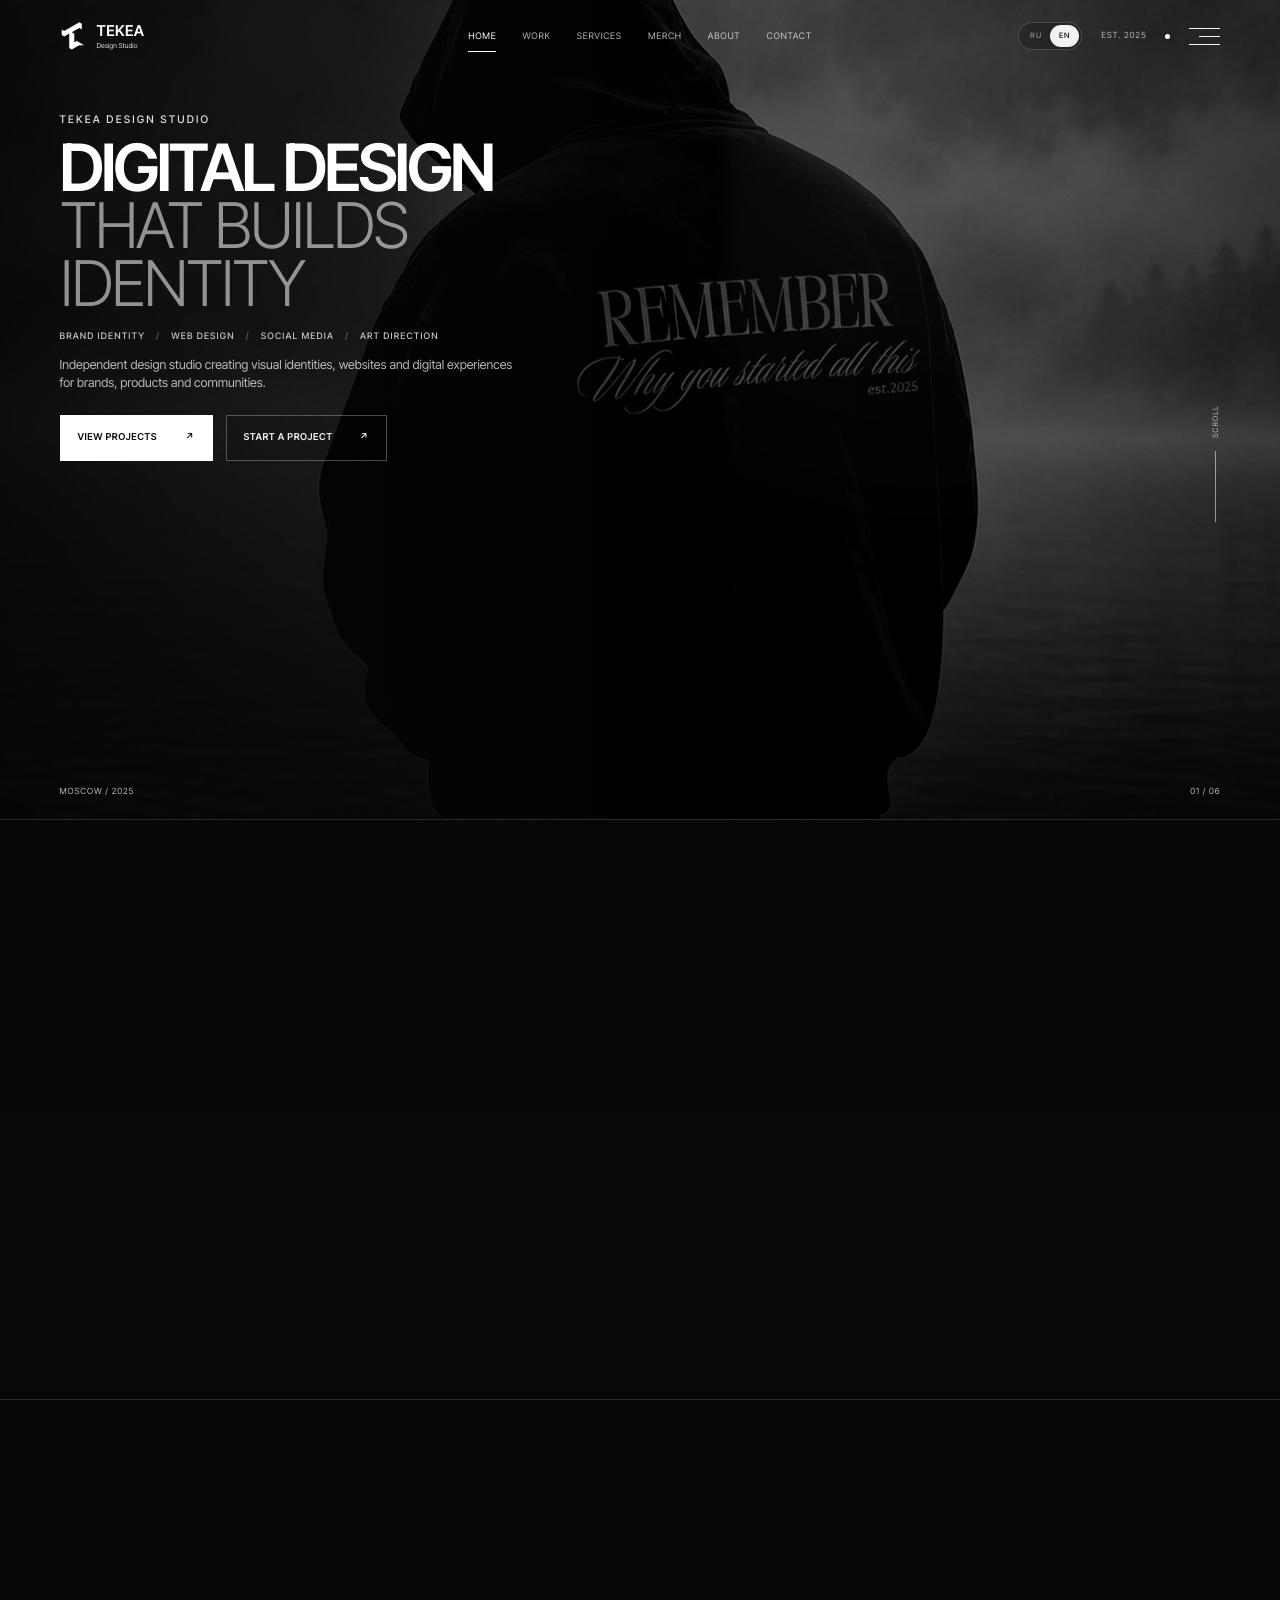
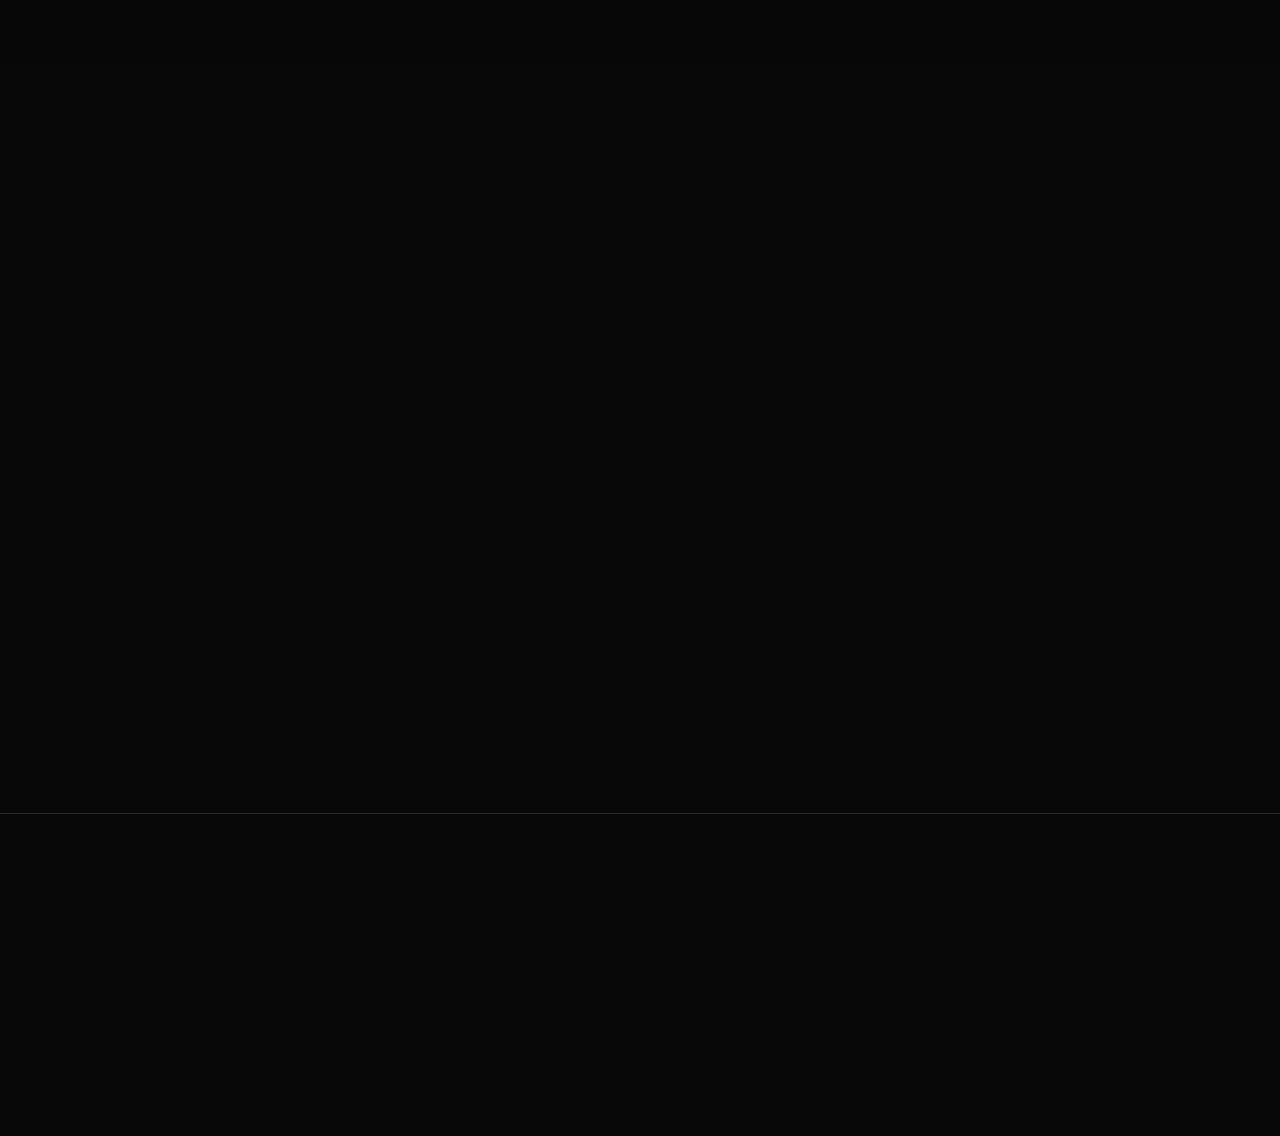
<file: index.html>
<!DOCTYPE html>

<html lang="en">
<head>
<meta charset="utf-8"/>
<meta content="width=device-width, initial-scale=1, viewport-fit=cover" name="viewport"/>
<meta content="#070707" name="theme-color"/>
<meta content="TEKEA Design Studio — brand identity, web design, social media design and creative direction." name="description"/>
<title>TEKEA Design Studio</title>
<link href="https://fonts.googleapis.com" rel="preconnect"/>
<link crossorigin="" href="https://fonts.gstatic.com" rel="preconnect"/>
<link href="https://fonts.googleapis.com/css2?family=Bodoni+Moda:opsz,wght@6..96,400;6..96,500&amp;family=Inter+Tight:wght@300;400;500;600&amp;family=Italianno&amp;display=swap" rel="stylesheet"/>
<link href="css/main.css?v=3.25" rel="stylesheet"/>
<link href="assets/tekea-mark.svg" rel="icon" type="image/svg+xml"/><link as="image" fetchpriority="high" href="assets/hero-back-hq.webp" rel="preload" type="image/webp"/><meta content="website" property="og:type"/><meta content="TEKEA Design Studio" property="og:title"/><meta content="TEKEA Design Studio — brand identity, web design, social media design and creative direction." property="og:description"/><meta content="summary_large_image" name="twitter:card"/><meta content="index, follow, max-image-preview:large, max-snippet:-1, max-video-preview:-1" name="robots"/><meta content="dark" name="color-scheme"/><meta content="https://tekeadesign.ru/assets/og-tekea.jpg" property="og:image"/><meta content="1200" property="og:image:width"/><meta content="630" property="og:image:height"/><meta content="https://tekeadesign.ru/assets/og-tekea.jpg" name="twitter:image"/><link href="assets/apple-touch-icon.png" rel="apple-touch-icon" sizes="180x180"/><link href="assets/favicon-32.png" rel="icon" sizes="32x32" type="image/png"/><link href="site.webmanifest" rel="manifest"/>
<link href="https://tekeadesign.ru/" rel="canonical"/>
<meta content="https://tekeadesign.ru/" property="og:url"/>
<meta content="TEKEA Design Studio" property="og:site_name"/>
<meta content="en_US" property="og:locale"/>
<meta content="ru_RU" property="og:locale:alternate"/>
<meta content="https://tekeadesign.ru/assets/og-tekea.jpg" property="og:image:secure_url"/>
<meta content="TEKEA Design Studio" property="og:image:alt"/>
<meta content="TEKEA Design Studio" name="twitter:title"/>
<meta content="TEKEA Design Studio — brand identity, web design, social media design and creative direction." name="twitter:description"/>
<meta content="TEKEA Design Studio" name="twitter:image:alt"/>

<script type="application/ld+json" id="tekea-structured-data">{"@context":"https://schema.org","@graph":[{"@type":"Organization","@id":"https://tekeadesign.ru/#organization","name":"TEKEA Design Studio","url":"https://tekeadesign.ru/","logo":{"@type":"ImageObject","url":"https://tekeadesign.ru/assets/tekea-logo.png"},"sameAs":["https://t.me/icetds","https://www.behance.net/tekeadesign","https://dprofile.ru/tekea"]},{"@type":"WebSite","@id":"https://tekeadesign.ru/#website","url":"https://tekeadesign.ru/","name":"TEKEA Design Studio","publisher":{"@id":"https://tekeadesign.ru/#organization"},"inLanguage":["en","ru"]}]}</script>
</head>
<body>
<div aria-hidden="true" class="grain"></div>
<section class="hero" id="home">
<div aria-hidden="true" class="hero__media"></div>
<div aria-hidden="true" class="hero__shade"></div>
<header class="site-header">
<a aria-label="TEKEA Design Studio — home" class="brand" href="index.html#home"><img alt="" aria-hidden="true" class="brand__mark" src="assets/tekea-mark.svg"/><span class="brand__type"><span class="brand__name">TEKEA</span><span class="brand__sub">Design Studio</span></span></a>
<nav aria-label="Primary navigation" class="desktop-nav">
<a aria-current="page" class="is-active" href="#home">HOME</a>
<a href="#work">WORK</a>
<a href="services.html">SERVICES</a>
<a href="#merch">MERCH</a>
<a href="#about">ABOUT</a>
<a href="#contact">CONTACT</a>
</nav>
<div class="header-meta"><div aria-label="Language / Язык" class="lang-switch"><button aria-label="Русский" aria-pressed="false" data-lang="ru" type="button">RU</button><button aria-label="English" aria-pressed="false" data-lang="en" type="button">EN</button></div>
<span>EST. 2025</span>
<span aria-hidden="true" class="status-dot"></span>
<button aria-controls="mobileMenu" aria-expanded="false" aria-label="Open menu" class="menu-btn" type="button">
<span></span><span></span><span></span>
</button>
</div>
</header>
<div class="hero__inner shell">
<div class="hero__copy reveal">
<p class="eyebrow">TEKEA DESIGN STUDIO</p>
<h1 class="hero-title">
<span class="hero-title__serif">DIGITAL DESIGN</span>
<span class="hero-title__sans">THAT BUILDS</span>
<span class="hero-title__sans">IDENTITY</span>
</h1>
<div aria-label="Studio disciplines" class="disciplines">
<span>BRAND IDENTITY</span><i>/</i><span>WEB DESIGN</span><i>/</i><span>SOCIAL MEDIA</span><i>/</i><span>ART DIRECTION</span>
</div>
<p class="hero-intro">Independent design studio creating visual identities, websites and digital experiences for brands, products and communities.</p>
<div class="hero-actions">
<a class="button button--light" href="#work"><span>VIEW PROJECTS</span><span>↗︎</span></a>
<a class="button button--ghost" href="#contact"><span>START A PROJECT</span><span>↗︎</span></a>
</div>
</div>
<div class="hero__bottom">
<span>MOSCOW / 2025</span>
<span>01 / 06</span>
</div>
</div>
<div aria-hidden="true" class="hero-scroll">
<span>SCROLL</span>
<i></i>
</div>
</section>
<main>
<section class="section section--works" id="work">
<div class="shell">
<div class="works-head reveal-on-scroll">
<div>
<span class="section-index">/ 02</span>
<h2 class="display display--xl">SELECTED<br/>WORKS</h2>
</div>
<p class="works-head__copy">Six concept-driven cases spanning web design, visual identity, product experiences and spatial brand systems.</p>
<a class="text-link" href="works.html">ALL PROJECTS <span>→</span></a>
</div>
<div class="projects-grid" id="projects"><a class="project-card reveal-on-scroll" data-project="apex" href="cases/apex.html"><div class="project-card__meta"><span>01</span><h3>APEX</h3><p>Automotive Branding / Web Design</p></div><img alt="APEX Detailing Studio — automotive branding and web design" decoding="async" height="601" loading="lazy" sizes="(max-width: 760px) 100vw, 25vw" src="assets/cases/apex-cover-768.webp" srcset="assets/cases/apex-cover-768.webp 768w, assets/cases/apex-cover-1280.webp 1280w" width="768"/><span class="project-card__arrow">↗︎</span></a><a class="project-card reveal-on-scroll" data-project="heritage" href="cases/heritage.html"><div class="project-card__meta"><span>02</span><h3>HERITAGE</h3><p>Real Estate / Web Design</p></div><img alt="Heritage Residence — premium real estate web design" decoding="async" height="601" loading="lazy" sizes="(max-width: 760px) 100vw, 25vw" src="assets/cases/heritage-cover-768.webp" srcset="assets/cases/heritage-cover-768.webp 768w, assets/cases/heritage-cover-1280.webp 1280w" width="768"/><span class="project-card__arrow">↗︎</span></a><a class="project-card reveal-on-scroll" data-project="eclya" href="cases/eclya.html"><div class="project-card__meta"><span>04</span><h3>ECLYA</h3><p>E-commerce / Product Design</p></div><img alt="ECLYA — premium skincare e-commerce product design" decoding="async" height="601" loading="lazy" sizes="(max-width: 760px) 100vw, 25vw" src="assets/cases/eclya-cover-768.webp" srcset="assets/cases/eclya-cover-768.webp 768w, assets/cases/eclya-cover-1280.webp 1280w" width="768"/><span class="project-card__arrow">↗︎</span></a><a class="project-card reveal-on-scroll" data-project="violence" href="cases/violence.html"><div class="project-card__meta"><span>06</span><h3>VIOLENCE</h3><p>Esports / Visual Identity</p></div><img alt="Violence — esports visual identity" decoding="async" height="601" loading="lazy" sizes="(max-width: 760px) 100vw, 25vw" src="assets/cases/violence-cover-768.webp" srcset="assets/cases/violence-cover-768.webp 768w, assets/cases/violence-cover-1280.webp 1280w" width="768"/><span class="project-card__arrow">↗︎</span></a></div>
</div>
</section>
<section class="section section--services" id="services">
<div class="shell services-layout">
<div class="services-copy reveal-on-scroll">
<span class="section-index">/ 03</span>
<h2 class="display display--xl">WHAT<br/>I DO</h2>
<p>From idea to a full visual system.<br/>I create design that helps brands<br/>look strong, consistent and memorable.</p>
<a class="button button--ghost button--compact" href="services.html"><span>VIEW SERVICES &amp; PRICING</span><span>→</span></a>
</div>
<div class="services-list reveal-on-scroll">
<article class="service-row">
<button aria-expanded="false" class="service-row__head" type="button">
<span class="service-row__num">01</span>
<span class="service-row__name">BRAND IDENTITY</span>
<span class="service-row__thumb"><img alt="" decoding="async" height="213" loading="lazy" src="assets/service-brand-identity-640.webp" width="640"/></span>
<span class="service-row__desc">Logo, visual system, brand strategy</span>
<span class="service-row__plus">+</span>
</button>
<div class="service-row__detail"><p>Identity systems built to stay recognizable across digital products, campaigns and everyday brand communication.</p></div>
</article>
<article class="service-row">
<button aria-expanded="false" class="service-row__head" type="button">
<span class="service-row__num">02</span>
<span class="service-row__name">WEB DESIGN</span>
<span class="service-row__thumb"><img alt="" decoding="async" height="213" loading="lazy" src="assets/service-web-design-640.webp" width="640"/></span>
<span class="service-row__desc">Websites, landing pages, UI direction</span>
<span class="service-row__plus">+</span>
</button>
<div class="service-row__detail"><p>Editorial, conversion-focused web experiences with a clear visual hierarchy and a distinct brand language.</p></div>
</article>
<article class="service-row">
<button aria-expanded="false" class="service-row__head" type="button">
<span class="service-row__num">03</span>
<span class="service-row__name">SOCIAL MEDIA DESIGN</span>
<span class="service-row__thumb"><img alt="" decoding="async" height="213" loading="lazy" src="assets/service-social-media-640.webp" width="640"/></span>
<span class="service-row__desc">Content design, templates, campaigns</span>
<span class="service-row__plus">+</span>
</button>
<div class="service-row__detail"><p>Scalable visual systems for posts, announcements, tournament content, launches and recurring formats.</p></div>
</article>
<article class="service-row">
<button aria-expanded="false" class="service-row__head" type="button">
<span class="service-row__num">04</span>
<span class="service-row__name">CREATIVE DIRECTION</span>
<span class="service-row__thumb"><img alt="" decoding="async" height="213" loading="lazy" src="assets/service-creative-direction-640.webp" width="640"/></span>
<span class="service-row__desc">Visual concept, art direction, content</span>
<span class="service-row__plus">+</span>
</button>
<div class="service-row__detail"><p>Concept development and art direction that keeps every asset inside one strong, coherent visual world.</p></div>
</article>
<article class="service-row">
<button aria-expanded="false" class="service-row__head" type="button">
<span class="service-row__num">05</span>
<span class="service-row__name">CAMPAIGN VISUALS</span>
<span class="service-row__thumb"><img alt="" decoding="async" height="213" loading="lazy" src="assets/service-campaign-visuals-640.webp" width="640"/></span>
<span class="service-row__desc">Key visuals, promo design, digital assets</span>
<span class="service-row__plus">+</span>
</button>
<div class="service-row__detail"><p>Hero visuals and supporting assets for releases, drops, collaborations, product launches and special campaigns.</p></div>
</article>
</div>
</div>
</section>
<section class="merch merch--v25" id="merch">
<div class="merch__copy reveal-on-scroll">
<span class="section-index">/ 04</span>
<p class="merch-kicker">TEKEA MERCH — DROP 001</p>
<p class="merch-chapter">CHAPTER 001 / THE FIRST PHYSICAL PIECE</p>
<h2 class="display display--merch" data-i18n-en="REMEMBER" data-i18n-ru="ПОМНИ">REMEMBER</h2>
<div class="script" data-i18n-en="Why you started all this." data-i18n-ru="Ради чего ты всё это начал.">Why you started all this.</div>
<p class="merch-story">These words are more than a print. They carry the reason TEKEA began — a reminder to return to the starting point when everything around you gets louder.</p>
<p class="merch-story merch-story--secondary">DROP 001 is the first physical chapter of the studio. A piece of the story you can actually wear.</p>
<div class="merch-actions">
<a class="button button--light button--compact" href="merch.html"><span>EXPLORE DROP 001</span><span>→</span></a>
<a class="button button--ghost button--compact" href="merch.html#story"><span>THE STORY</span><span>→</span></a>
</div>
<div class="merch-signoff"><span>TEKEA / EST.2025</span><span>01 / 01</span></div>
</div>
<a aria-label="Explore Drop 001 — front view" class="merch__image merch__image--front reveal-on-scroll" href="merch.html"><img alt="TEKEA zip hoodie front" decoding="async" height="1800" loading="lazy" sizes="(max-width: 760px) 100vw, 55vw" src="assets/merch-front-1800.webp" srcset="assets/merch-front-1000.webp 1000w, assets/merch-front-1800.webp 1800w, assets/merch-front-2508.webp 2508w" width="1800"/><span class="merch__view-label">FRONT / 01</span></a>
<a aria-label="Explore Drop 001 — back view" class="merch__image merch__image--back reveal-on-scroll" href="merch.html"><img alt="TEKEA zip hoodie back" decoding="async" height="1800" loading="lazy" sizes="(max-width: 760px) 100vw, 55vw" src="assets/merch-back-1800.webp" srcset="assets/merch-back-1000.webp 1000w, assets/merch-back-1800.webp 1800w, assets/merch-back-2508.webp 2508w" width="1800"/><span class="merch__view-label">BACK / 02</span></a>
</section>
<section class="manifesto" id="about">
<div aria-hidden="true" class="manifesto__media"></div>
<div aria-hidden="true" class="manifesto__shade"></div>
<div class="shell manifesto__inner">
<div class="reveal-on-scroll">
<span class="section-index">/ 05</span>
<h2 class="manifesto__title">DESIGN<br/>IS NOT DECORATION<br/>IT'S IDENTITY</h2>
</div>
<div class="manifesto__copy reveal-on-scroll">
<p>I believe in visuals that have meaning,<br/>that create emotion and stay in people's minds.<br/>TEKEA is an independent design studio<br/>built on this belief.</p>
<a class="text-link" href="about.html">MORE ABOUT TEKEA <span>→</span></a>
</div>
</div>
</section>
<section class="contact section" id="contact">
<div class="shell contact-grid contact-grid--v3">
<div class="contact-main reveal-on-scroll">
<span class="section-index">/ 06</span>
<h2 class="display display--contact">HAVE A PROJECT<br/>IN MIND?</h2>
<p>LET'S CREATE SOMETHING</p>
</div>
<div aria-label="Contacts" class="contact-links contact-links--v32 reveal-on-scroll">
<a class="contact-link contact-link--project" href="https://t.me/icetds" rel="noopener noreferrer" target="_blank">
<span class="contact-link__meta">Start a project</span>
<span class="contact-link__label">Telegram</span>
<span class="social-icon social-icon--telegram"><img alt="" aria-hidden="true" height="128" src="assets/telegram.png" width="128"/></span>
</a>
<a class="contact-link" href="https://www.behance.net/tekeadesign" rel="noopener noreferrer" target="_blank">
<span class="contact-link__meta">Portfolio</span>
<span class="contact-link__label">Behance</span>
<span class="social-icon social-icon--behance">Bē</span>
</a>
<a class="contact-link" href="https://dprofile.ru/tekea" rel="noopener noreferrer" target="_blank">
<span class="contact-link__meta">Selected work</span>
<span class="contact-link__label">Dprofile</span>
<span class="social-icon social-icon--dprofile">D</span>
</a>
</div>
</div>
<footer class="footer shell">
<span>TEKEA DESIGN STUDIO   © 2025</span>
<span>DESIGN  ×  IDENTITY  ×  MORE</span>
</footer>
</section>
</main>
<nav aria-hidden="true" aria-label="Mobile navigation" class="mobile-menu" id="mobileMenu" inert="">
<div aria-hidden="true" class="mobile-menu__media"></div>
<div aria-hidden="true" class="mobile-menu__veil"></div>
<div class="mobile-menu__top">
<a aria-label="TEKEA Design Studio — home" class="brand mobile-menu__brand" href="#home">
<img alt="" aria-hidden="true" class="brand__mark" src="assets/tekea-mark.svg"/>
<span class="brand__type"><span class="brand__name">TEKEA</span><span class="brand__sub">Design Studio</span></span>
</a>
<div class="mobile-menu__controls">
<div aria-label="Language / Язык" class="lang-switch lang-switch--menu"><button aria-label="Русский" aria-pressed="false" data-lang="ru" type="button">RU</button><button aria-label="English" aria-pressed="false" data-lang="en" type="button">EN</button></div>
<span class="mobile-menu__index">TEKEA / MENU</span>
<button aria-label="Close menu" class="mobile-menu__close" type="button"><span></span><span></span></button>
</div>
</div>
<div class="mobile-menu__body">
<div class="mobile-menu__navlist">
<a href="#home"><span class="mobile-menu__num">01</span><span class="mobile-menu__label">HOME</span><span class="mobile-menu__arrow">↗︎</span></a>
<a href="#work"><span class="mobile-menu__num">02</span><span class="mobile-menu__label">WORK</span><span class="mobile-menu__arrow">↗︎</span></a>
<a href="services.html"><span class="mobile-menu__num">03</span><span class="mobile-menu__label">SERVICES</span><span class="mobile-menu__arrow">↗︎</span></a>
<a href="#merch"><span class="mobile-menu__num">04</span><span class="mobile-menu__label">MERCH</span><span class="mobile-menu__arrow">↗︎</span></a>
<a href="#about"><span class="mobile-menu__num">05</span><span class="mobile-menu__label">ABOUT</span><span class="mobile-menu__arrow">↗︎</span></a>
<a href="#contact"><span class="mobile-menu__num">06</span><span class="mobile-menu__label">CONTACT</span><span class="mobile-menu__arrow">↗︎</span></a>
</div>
<aside class="mobile-menu__aside">
<p class="mobile-menu__eyebrow">TEKEA DESIGN STUDIO</p>
<div class="mobile-menu__statement"><span>DIGITAL DESIGN</span><span>THAT BUILDS</span><span>IDENTITY</span></div>
<div class="mobile-menu__socials">
<a href="https://t.me/icetds" rel="noopener" target="_blank"><span>Telegram</span><span>↗︎</span></a>
<a href="https://www.behance.net/tekeadesign" rel="noopener" target="_blank"><span>Behance</span><span>↗︎</span></a>
<a href="https://dprofile.ru/tekea" rel="noopener" target="_blank"><span>Dprofile</span><span>↗︎</span></a>
</div>
</aside>
</div>
<div class="mobile-menu__bottom"><span>MOSCOW / 2025</span><span>DESIGN × IDENTITY × MORE</span></div>
</nav>
<script src="js/main.js?v=3.25"></script>
<script src="js/lang.js?v=3.25"></script></body>
</html>
</file>
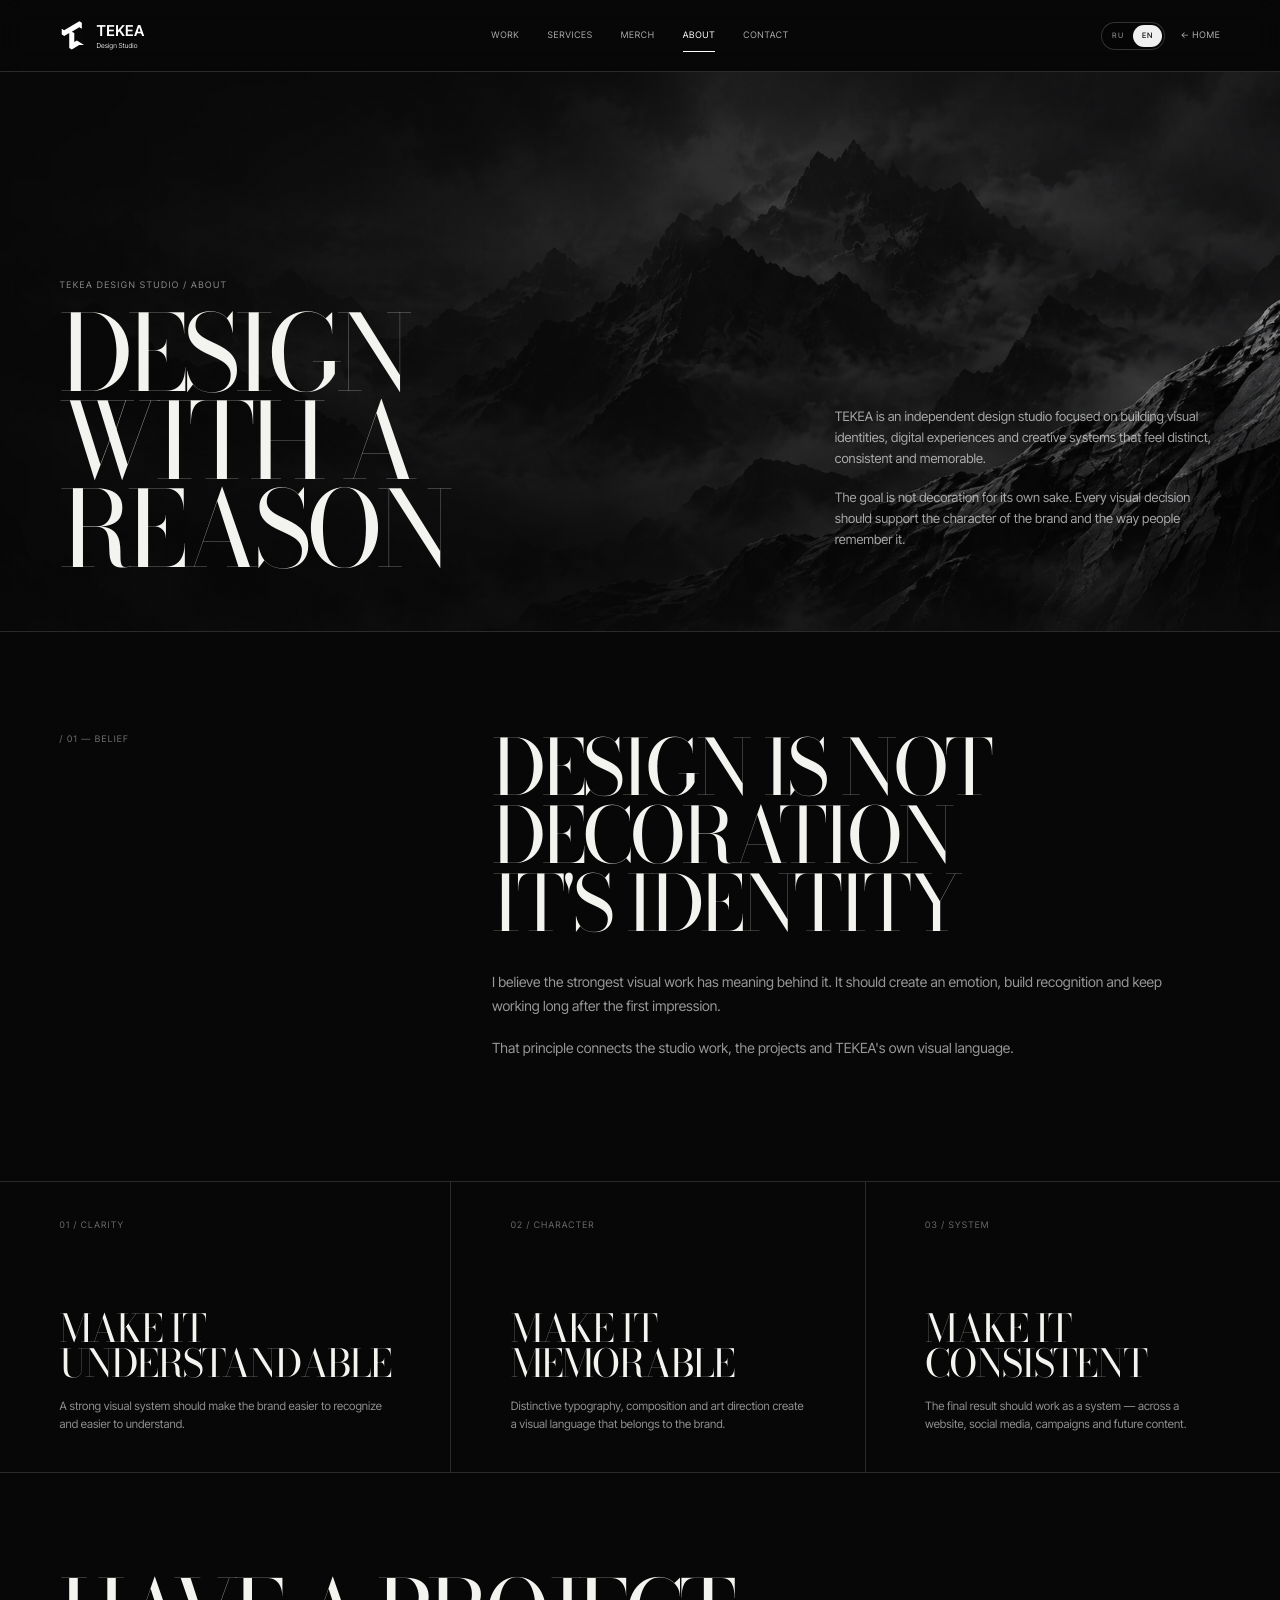
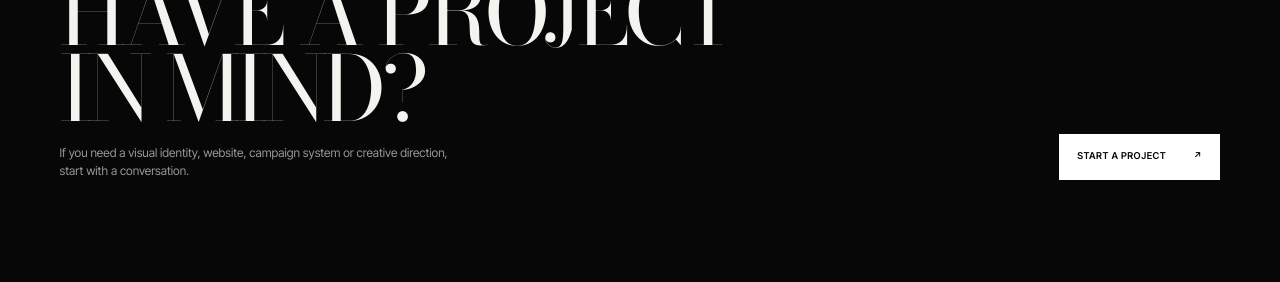
<file: about.html>
<!DOCTYPE html>

<html lang="en">
<head>
<meta charset="utf-8"/><meta content="width=device-width, initial-scale=1, viewport-fit=cover" name="viewport"/>
<meta content="#070707" name="theme-color"/><meta content="About TEKEA Design Studio — visual identity, digital design and creative direction." name="description"/>
<title>About — TEKEA Design Studio</title>
<link href="https://fonts.googleapis.com" rel="preconnect"/><link crossorigin="" href="https://fonts.gstatic.com" rel="preconnect"/>
<link href="https://fonts.googleapis.com/css2?family=Bodoni+Moda:opsz,wght@6..96,400;6..96,500&amp;family=Inter+Tight:wght@300;400;500;600&amp;family=Italianno&amp;display=swap" rel="stylesheet"/><link href="css/main.css?v=3.25" rel="stylesheet"/>
<link href="assets/tekea-mark.svg" rel="icon" type="image/svg+xml"/><meta content="website" property="og:type"/><meta content="About — TEKEA Design Studio" property="og:title"/><meta content="About TEKEA Design Studio — visual identity, digital design and creative direction." property="og:description"/><meta content="summary_large_image" name="twitter:card"/><meta content="index, follow, max-image-preview:large, max-snippet:-1, max-video-preview:-1" name="robots"/><meta content="dark" name="color-scheme"/><link href="assets/apple-touch-icon.png" rel="apple-touch-icon" sizes="180x180"/><link href="assets/favicon-32.png" rel="icon" sizes="32x32" type="image/png"/><link href="site.webmanifest" rel="manifest"/><meta content="https://tekeadesign.ru/assets/og-tekea.jpg" property="og:image"/><meta content="1200" property="og:image:width"/><meta content="630" property="og:image:height"/><meta content="https://tekeadesign.ru/assets/og-tekea.jpg" name="twitter:image"/>
<link href="https://tekeadesign.ru/about.html" rel="canonical"/>
<meta content="https://tekeadesign.ru/about.html" property="og:url"/>
<meta content="TEKEA Design Studio" property="og:site_name"/>
<meta content="en_US" property="og:locale"/>
<meta content="ru_RU" property="og:locale:alternate"/>
<meta content="https://tekeadesign.ru/assets/og-tekea.jpg" property="og:image:secure_url"/>
<meta content="TEKEA Design Studio" property="og:image:alt"/>
<meta content="About — TEKEA Design Studio" name="twitter:title"/>
<meta content="About TEKEA Design Studio — visual identity, digital design and creative direction." name="twitter:description"/>
<meta content="TEKEA Design Studio" name="twitter:image:alt"/>
</head>
<body class="inner-page"><div aria-hidden="true" class="grain"></div>
<header class="inner-header">
<a aria-label="TEKEA Design Studio — home" class="brand" href="index.html"><img alt="" aria-hidden="true" class="brand__mark" src="assets/tekea-mark.svg"/><span class="brand__type"><span class="brand__name">TEKEA</span><span class="brand__sub">Design Studio</span></span></a>
<nav class="inner-header__nav"><a href="index.html#work">WORK</a><a href="services.html">SERVICES</a><a href="merch.html">MERCH</a><a aria-current="page" class="is-active" href="about.html">ABOUT</a><a href="index.html#contact">CONTACT</a></nav>
<div class="inner-header__tools"><div aria-label="Language / Язык" class="lang-switch"><button aria-label="Русский" aria-pressed="false" data-lang="ru" type="button">RU</button><button aria-label="English" aria-pressed="false" data-lang="en" type="button">EN</button></div><a class="inner-header__back" href="index.html">← HOME</a></div></header>
<main>
<section class="about-page-hero">
<div><p class="about-page-hero__eyebrow">TEKEA DESIGN STUDIO / ABOUT</p><h1>DESIGN<br/>WITH A<br/>REASON</h1></div>
<div class="about-page-hero__copy"><p>TEKEA is an independent design studio focused on building visual identities, digital experiences and creative systems that feel distinct, consistent and memorable.</p><p>The goal is not decoration for its own sake. Every visual decision should support the character of the brand and the way people remember it.</p></div>
</section>
<section class="about-belief">
<div class="about-belief__label">/ 01 — BELIEF</div>
<div><h2>DESIGN IS NOT DECORATION<br/>IT'S IDENTITY</h2><p>I believe the strongest visual work has meaning behind it. It should create an emotion, build recognition and keep working long after the first impression.</p><p>That principle connects the studio work, the projects and TEKEA's own visual language.</p></div>
</section>
<section class="about-principles">
<article class="about-principle"><span>01 / CLARITY</span><div><h3>MAKE IT<br/>UNDERSTANDABLE</h3><p>A strong visual system should make the brand easier to recognize and easier to understand.</p></div></article>
<article class="about-principle"><span>02 / CHARACTER</span><div><h3>MAKE IT<br/>MEMORABLE</h3><p>Distinctive typography, composition and art direction create a visual language that belongs to the brand.</p></div></article>
<article class="about-principle"><span>03 / SYSTEM</span><div><h3>MAKE IT<br/>CONSISTENT</h3><p>The final result should work as a system — across a website, social media, campaigns and future content.</p></div></article>
</section>
<section class="about-cta">
<div><h2>HAVE A PROJECT<br/>IN MIND?</h2><p>If you need a visual identity, website, campaign system or creative direction, start with a conversation.</p></div>
<a class="button button--light" href="index.html#contact"><span>START A PROJECT</span><span>↗︎</span></a>
</section>
</main>
<script src="js/lang.js?v=3.25"></script></body></html>
</file>
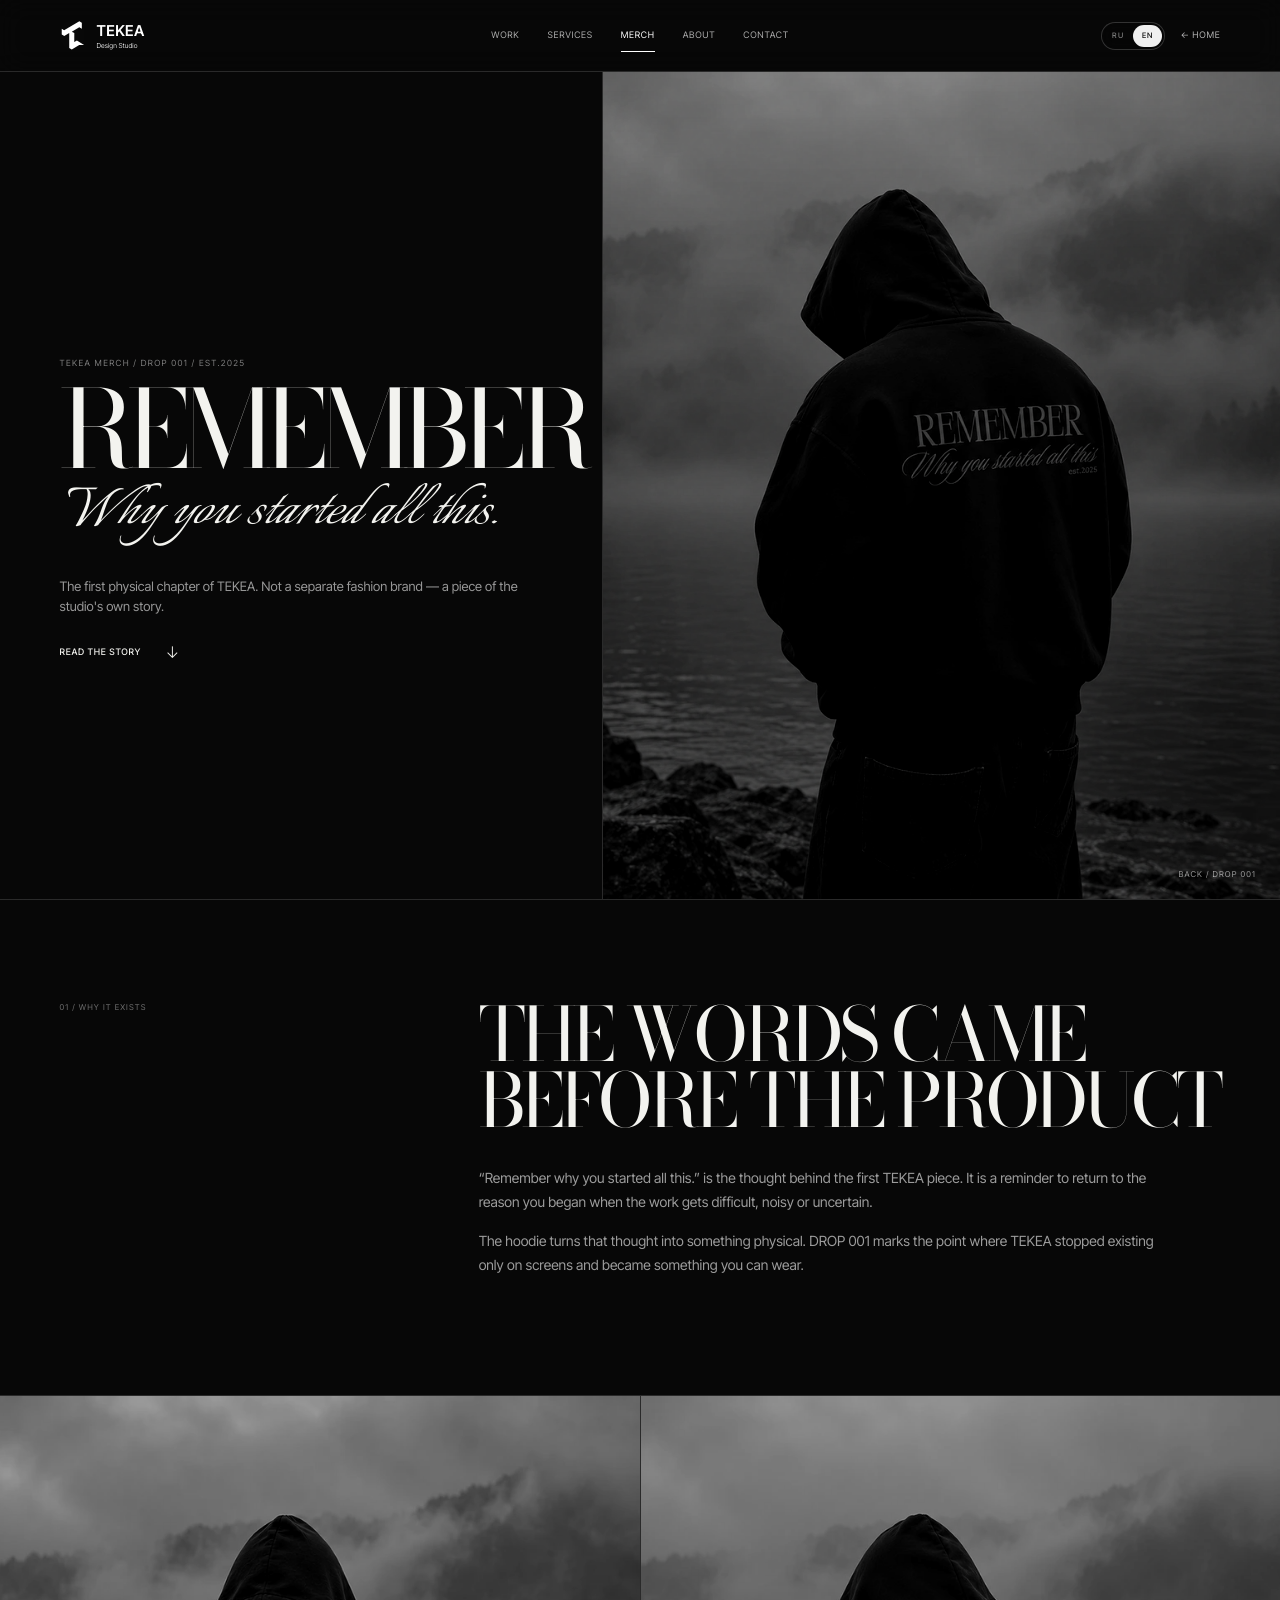
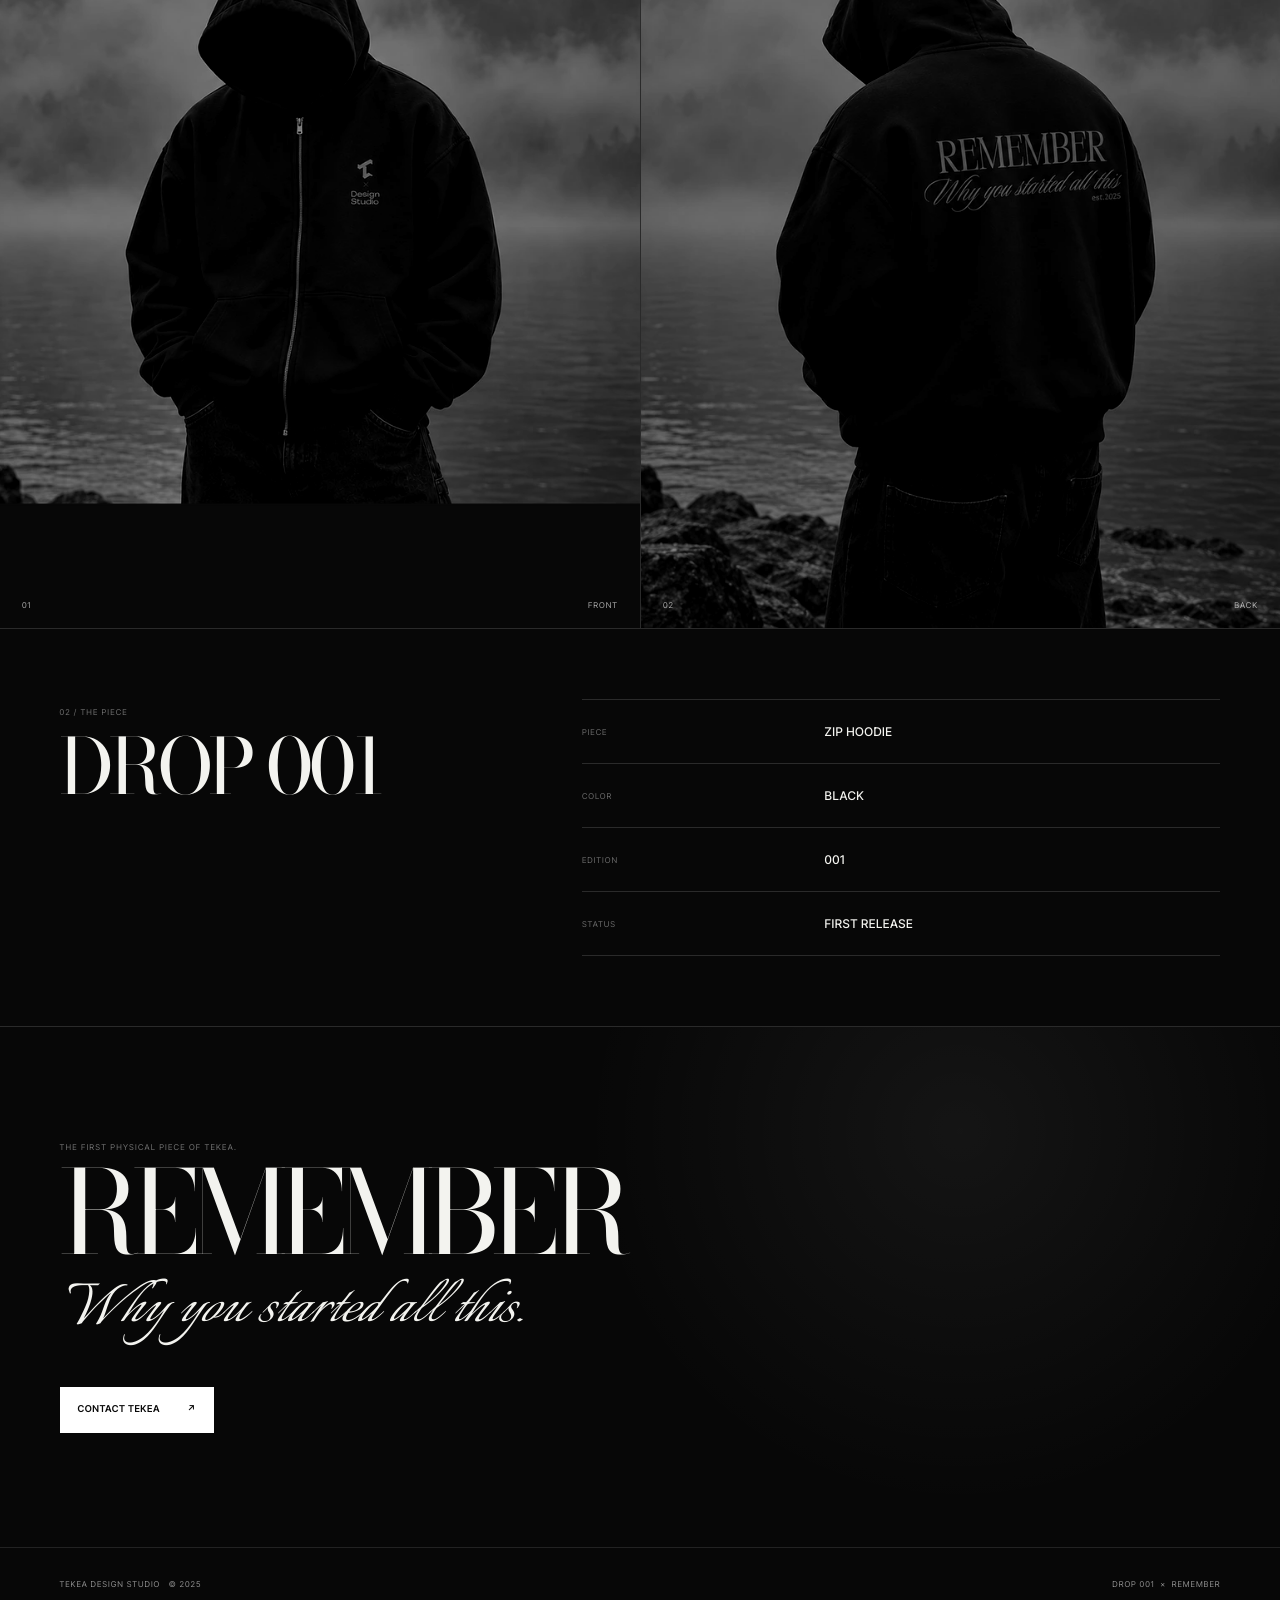
<file: merch.html>
<!DOCTYPE html>

<html lang="en">
<head>
<meta charset="utf-8"/><meta content="width=device-width, initial-scale=1, viewport-fit=cover" name="viewport"/>
<meta content="#070707" name="theme-color"/>
<meta content="TEKEA Drop 001 — Remember why you started all this." name="description"/>
<title>Drop 001 — TEKEA Design Studio</title>
<link href="https://fonts.googleapis.com" rel="preconnect"/><link crossorigin="" href="https://fonts.gstatic.com" rel="preconnect"/>
<link href="https://fonts.googleapis.com/css2?family=Bodoni+Moda:opsz,wght@6..96,400;6..96,500&amp;family=Inter+Tight:wght@300;400;500;600&amp;family=Italianno&amp;display=swap" rel="stylesheet"/>
<link href="css/main.css?v=3.25" rel="stylesheet"/>
<link href="assets/tekea-mark.svg" rel="icon" type="image/svg+xml"/><meta content="website" property="og:type"/><meta content="Drop 001 — TEKEA Design Studio" property="og:title"/><meta content="TEKEA Drop 001 — Remember why you started all this." property="og:description"/><meta content="summary_large_image" name="twitter:card"/><meta content="index, follow, max-image-preview:large, max-snippet:-1, max-video-preview:-1" name="robots"/><meta content="dark" name="color-scheme"/><meta content="https://tekeadesign.ru/assets/og-tekea.jpg" property="og:image"/><meta content="1200" property="og:image:width"/><meta content="630" property="og:image:height"/><meta content="https://tekeadesign.ru/assets/og-tekea.jpg" name="twitter:image"/><link href="assets/apple-touch-icon.png" rel="apple-touch-icon" sizes="180x180"/><link href="assets/favicon-32.png" rel="icon" sizes="32x32" type="image/png"/><link href="site.webmanifest" rel="manifest"/>
<link href="https://tekeadesign.ru/merch.html" rel="canonical"/>
<meta content="https://tekeadesign.ru/merch.html" property="og:url"/>
<meta content="TEKEA Design Studio" property="og:site_name"/>
<meta content="en_US" property="og:locale"/>
<meta content="ru_RU" property="og:locale:alternate"/>
<meta content="https://tekeadesign.ru/assets/og-tekea.jpg" property="og:image:secure_url"/>
<meta content="TEKEA Design Studio" property="og:image:alt"/>
<meta content="Drop 001 — TEKEA Design Studio" name="twitter:title"/>
<meta content="TEKEA Drop 001 — Remember why you started all this." name="twitter:description"/>
<meta content="TEKEA Design Studio" name="twitter:image:alt"/>
</head>
<body class="inner-page merch-page"><div aria-hidden="true" class="grain"></div>
<header class="inner-header">
<a aria-label="TEKEA Design Studio — home" class="brand" href="index.html"><img alt="" aria-hidden="true" class="brand__mark" src="assets/tekea-mark.svg"/><span class="brand__type"><span class="brand__name">TEKEA</span><span class="brand__sub">Design Studio</span></span></a>
<nav class="inner-header__nav"><a href="works.html">WORK</a><a href="services.html">SERVICES</a><a aria-current="page" class="is-active" href="merch.html">MERCH</a><a href="about.html">ABOUT</a><a href="index.html#contact">CONTACT</a></nav>
<div class="inner-header__tools"><div aria-label="Language / Язык" class="lang-switch"><button aria-label="Русский" aria-pressed="false" data-lang="ru" type="button">RU</button><button aria-label="English" aria-pressed="false" data-lang="en" type="button">EN</button></div><a class="inner-header__back" href="index.html#merch">← HOME</a></div></header>
<main>
<section class="drop-hero">
<div class="drop-hero__copy">
<p class="drop-eyebrow">TEKEA MERCH / DROP 001 / EST.2025</p>
<h1><span data-i18n-en="REMEMBER" data-i18n-ru="ПОМНИ">REMEMBER</span><em data-i18n-en="Why you started all this." data-i18n-ru="Ради чего ты всё это начал.">Why you started all this.</em></h1>
<p class="drop-intro">The first physical chapter of TEKEA. Not a separate fashion brand — a piece of the studio's own story.</p>
<a class="text-link" href="#story">READ THE STORY <span>↓</span></a>
</div>
<figure class="drop-hero__media"><img alt="TEKEA Drop 001 hoodie back" decoding="async" height="1800" sizes="(max-width: 760px) 100vw, 55vw" src="assets/merch-back-1800.webp" srcset="assets/merch-back-1000.webp 1000w, assets/merch-back-1800.webp 1800w, assets/merch-back-2508.webp 2508w" width="1800"/><figcaption>BACK / DROP 001</figcaption></figure>
</section>
<section class="drop-story" id="story">
<div class="drop-story__label">01 / WHY IT EXISTS</div>
<div class="drop-story__content">
<h2>THE WORDS CAME<br/>BEFORE THE PRODUCT</h2>
<p>“Remember why you started all this.” is the thought behind the first TEKEA piece. It is a reminder to return to the reason you began when the work gets difficult, noisy or uncertain.</p>
<p>The hoodie turns that thought into something physical. DROP 001 marks the point where TEKEA stopped existing only on screens and became something you can wear.</p>
</div>
</section>
<section class="drop-gallery">
<figure><img alt="TEKEA Drop 001 front" decoding="async" height="1800" loading="lazy" sizes="(max-width: 760px) 100vw, 55vw" src="assets/merch-front-1800.webp" srcset="assets/merch-front-1000.webp 1000w, assets/merch-front-1800.webp 1800w, assets/merch-front-2508.webp 2508w" width="1800"/><figcaption><span>01</span> FRONT</figcaption></figure>
<figure><img alt="TEKEA Drop 001 back" decoding="async" height="1800" loading="lazy" sizes="(max-width: 760px) 100vw, 55vw" src="assets/merch-back-1800.webp" srcset="assets/merch-back-1000.webp 1000w, assets/merch-back-1800.webp 1800w, assets/merch-back-2508.webp 2508w" width="1800"/><figcaption><span>02</span> BACK</figcaption></figure>
</section>
<section class="drop-details">
<div class="drop-details__title"><span>02 / THE PIECE</span><h2>DROP 001</h2></div>
<div class="drop-specs">
<div><span>PIECE</span><b>ZIP HOODIE</b></div>
<div><span>COLOR</span><b>BLACK</b></div>
<div><span>EDITION</span><b>001</b></div>
<div><span>STATUS</span><b>FIRST RELEASE</b></div>
</div>
</section>
<section class="drop-cta">
<p>THE FIRST PHYSICAL PIECE OF TEKEA.</p>
<h2><span data-i18n-en="REMEMBER" data-i18n-ru="ПОМНИ">REMEMBER</span><br/><em data-i18n-en="Why you started all this." data-i18n-ru="Ради чего ты всё это начал.">Why you started all this.</em></h2>
<a class="button button--light" href="index.html#contact"><span>CONTACT TEKEA</span><span>↗︎</span></a>
</section>
</main>
<footer class="footer shell"><span>TEKEA DESIGN STUDIO   © 2025</span><span>DROP 001  ×  REMEMBER</span></footer>
<script src="js/lang.js?v=3.25"></script></body></html>
</file>
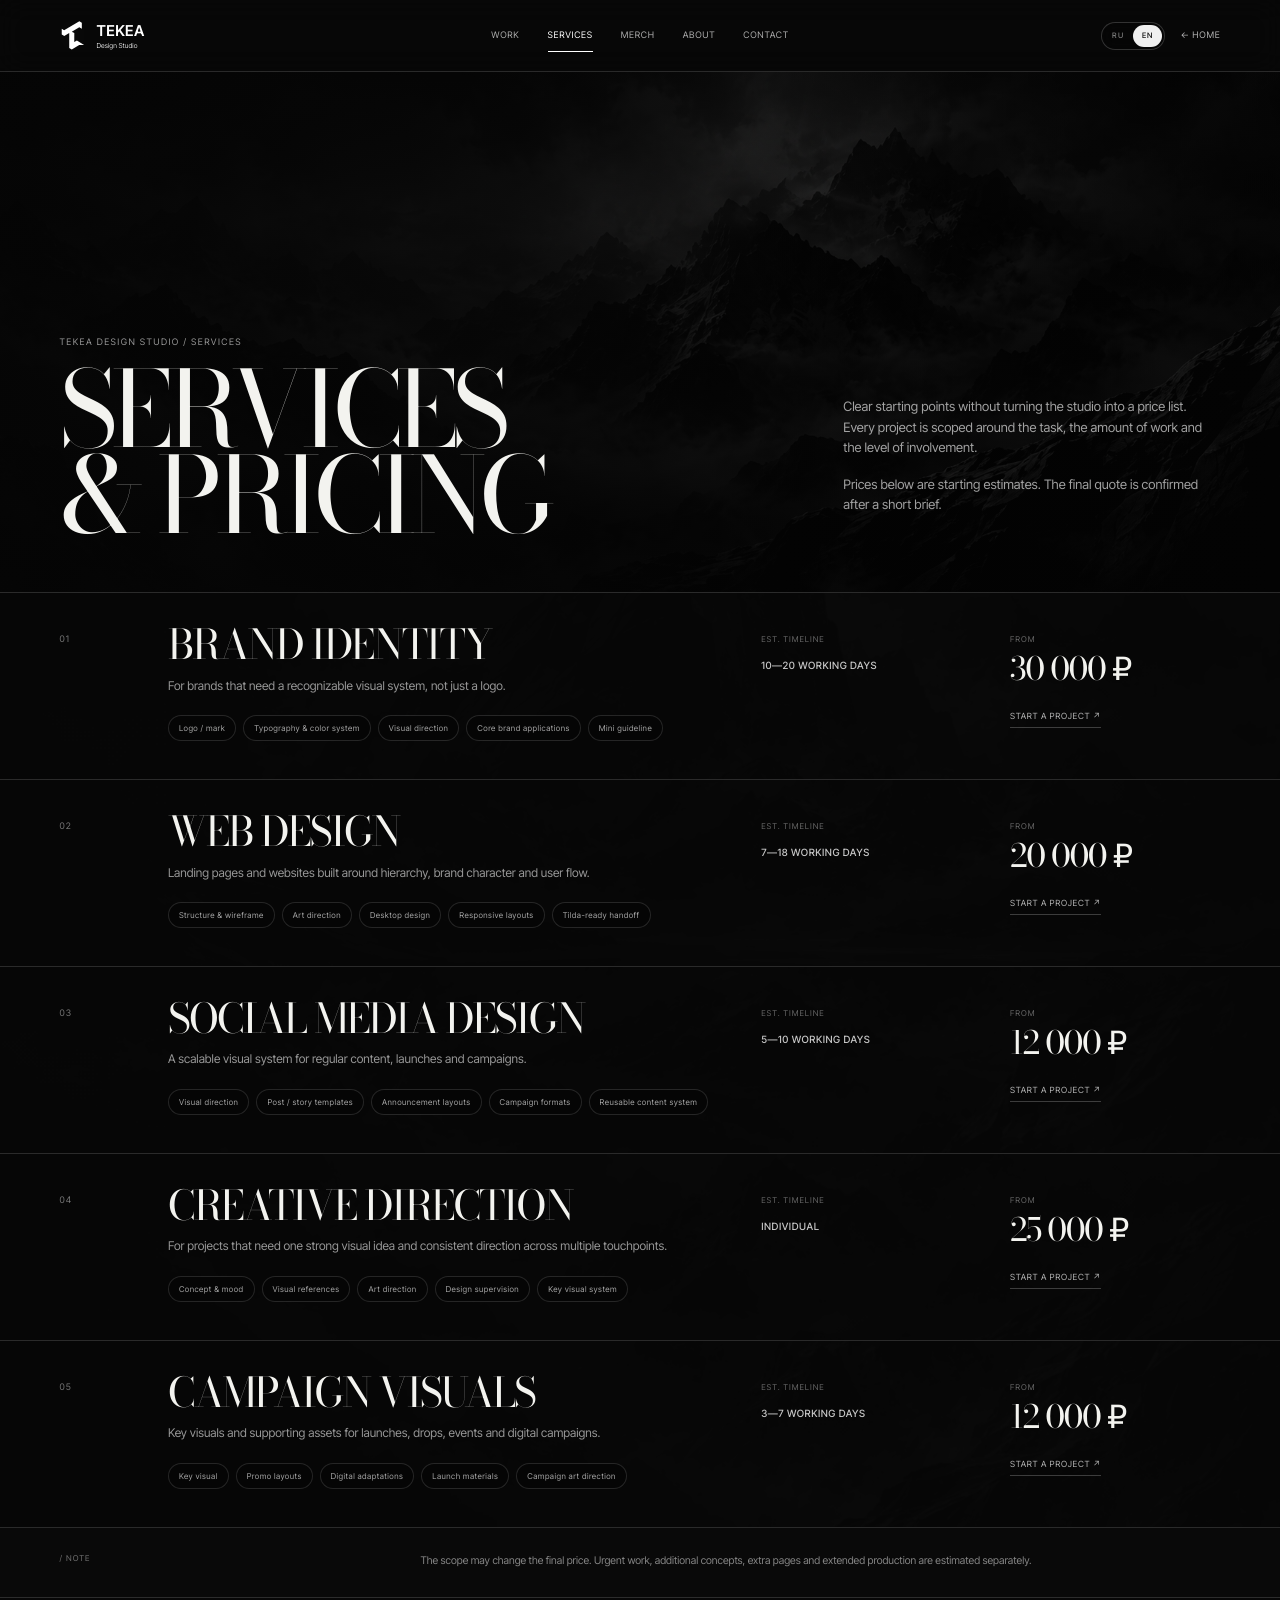
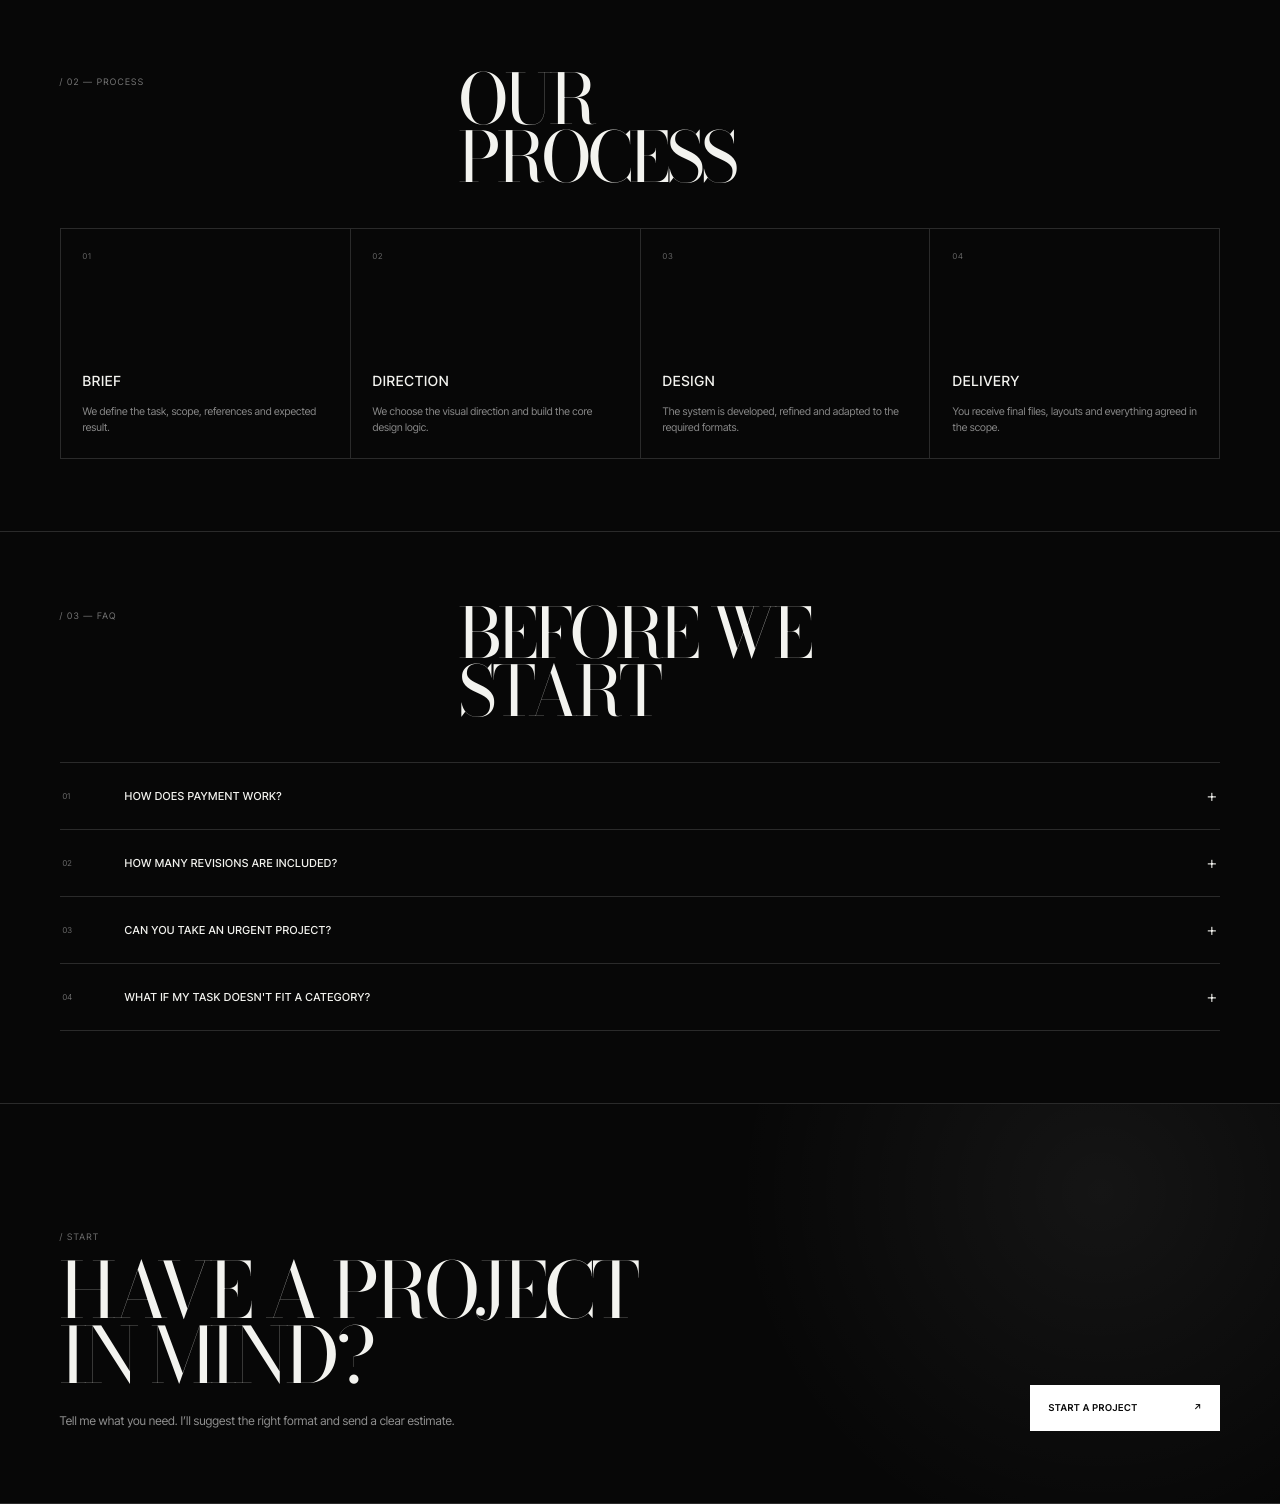
<file: services.html>
<!DOCTYPE html>

<html lang="en">
<head>
<meta charset="utf-8"/><meta content="width=device-width, initial-scale=1, viewport-fit=cover" name="viewport"/>
<meta content="#070707" name="theme-color"/><meta content="TEKEA Design Studio services and starting prices — brand identity, web design, social media, creative direction and campaign visuals." name="description"/>
<title>Services &amp; Pricing — TEKEA Design Studio</title>
<link href="https://fonts.googleapis.com" rel="preconnect"/><link crossorigin="" href="https://fonts.gstatic.com" rel="preconnect"/>
<link href="https://fonts.googleapis.com/css2?family=Bodoni+Moda:opsz,wght@6..96,400;6..96,500&amp;family=Inter+Tight:wght@300;400;500;600&amp;family=Italianno&amp;display=swap" rel="stylesheet"/>
<link href="css/main.css?v=3.25" rel="stylesheet"/><link href="assets/tekea-mark.svg" rel="icon" type="image/svg+xml"/>
<meta content="website" property="og:type"/><meta content="Services &amp; Pricing — TEKEA Design Studio" property="og:title"/><meta content="TEKEA Design Studio services and starting prices." property="og:description"/><meta content="summary_large_image" name="twitter:card"/>
<meta content="index, follow, max-image-preview:large, max-snippet:-1, max-video-preview:-1" name="robots"/><meta content="dark" name="color-scheme"/><meta content="https://tekeadesign.ru/assets/og-tekea.jpg" property="og:image"/><meta content="1200" property="og:image:width"/><meta content="630" property="og:image:height"/><meta content="https://tekeadesign.ru/assets/og-tekea.jpg" name="twitter:image"/><link href="assets/apple-touch-icon.png" rel="apple-touch-icon" sizes="180x180"/><link href="assets/favicon-32.png" rel="icon" sizes="32x32" type="image/png"/><link href="site.webmanifest" rel="manifest"/>
<link href="https://tekeadesign.ru/services.html" rel="canonical"/>
<meta content="https://tekeadesign.ru/services.html" property="og:url"/>
<meta content="TEKEA Design Studio" property="og:site_name"/>
<meta content="en_US" property="og:locale"/>
<meta content="ru_RU" property="og:locale:alternate"/>
<meta content="https://tekeadesign.ru/assets/og-tekea.jpg" property="og:image:secure_url"/>
<meta content="TEKEA Design Studio" property="og:image:alt"/>
<meta content="Services &amp; Pricing — TEKEA Design Studio" name="twitter:title"/>
<meta content="TEKEA Design Studio services and starting prices — brand identity, web design, social media, creative direction and campaign visuals." name="twitter:description"/>
<meta content="TEKEA Design Studio" name="twitter:image:alt"/>
</head>
<body class="inner-page services-page"><div aria-hidden="true" class="grain"></div>
<header class="inner-header">
<a aria-label="TEKEA Design Studio — home" class="brand" href="index.html"><img alt="" aria-hidden="true" class="brand__mark" src="assets/tekea-mark.svg"/><span class="brand__type"><span class="brand__name">TEKEA</span><span class="brand__sub">Design Studio</span></span></a>
<nav class="inner-header__nav"><a href="works.html">WORK</a><a aria-current="page" class="is-active" href="services.html">SERVICES</a><a href="merch.html">MERCH</a><a href="about.html">ABOUT</a><a href="index.html#contact">CONTACT</a></nav>
<div class="inner-header__tools"><div aria-label="Language / Язык" class="lang-switch"><button aria-label="Русский" aria-pressed="false" data-lang="ru" type="button">RU</button><button aria-label="English" aria-pressed="false" data-lang="en" type="button">EN</button></div><a class="inner-header__back" href="index.html">← HOME</a></div>
</header>
<main>
<section class="services-page-hero">
<div aria-hidden="true" class="services-page-hero__bg"></div>
<div class="services-page-hero__inner">
<div><p class="services-page-hero__eyebrow">TEKEA DESIGN STUDIO / SERVICES</p><h1>SERVICES<br/>&amp; PRICING</h1></div>
<div class="services-page-hero__copy"><p>Clear starting points without turning the studio into a price list. Every project is scoped around the task, the amount of work and the level of involvement.</p><p>Prices below are starting estimates. The final quote is confirmed after a short brief.</p></div>
</div>
</section>
<section class="pricing-list">
<article class="pricing-service" id="brand-identity">
<div class="pricing-service__visual"><img alt="" decoding="async" height="400" loading="lazy" src="assets/service-brand-identity-1200.webp" width="1200"/></div>
<div class="pricing-service__index">01</div>
<div class="pricing-service__main"><h2>BRAND IDENTITY</h2><p>For brands that need a recognizable visual system, not just a logo.</p><ul><li>Logo / mark</li><li>Typography &amp; color system</li><li>Visual direction</li><li>Core brand applications</li><li>Mini guideline</li></ul></div>
<div class="pricing-service__meta"><span>EST. TIMELINE</span><b>10—20 WORKING DAYS</b></div>
<div class="pricing-service__price"><span>FROM</span><strong>30 000 ₽</strong><a href="https://t.me/icetds" rel="noopener" target="_blank">START A PROJECT ↗︎</a></div>
</article>
<article class="pricing-service" id="web-design">
<div class="pricing-service__visual"><img alt="" decoding="async" height="400" loading="lazy" src="assets/service-web-design-1200.webp" width="1200"/></div>
<div class="pricing-service__index">02</div>
<div class="pricing-service__main"><h2>WEB DESIGN</h2><p>Landing pages and websites built around hierarchy, brand character and user flow.</p><ul><li>Structure &amp; wireframe</li><li>Art direction</li><li>Desktop design</li><li>Responsive layouts</li><li>Tilda-ready handoff</li></ul></div>
<div class="pricing-service__meta"><span>EST. TIMELINE</span><b>7—18 WORKING DAYS</b></div>
<div class="pricing-service__price"><span>FROM</span><strong>20 000 ₽</strong><a href="https://t.me/icetds" rel="noopener" target="_blank">START A PROJECT ↗︎</a></div>
</article>
<article class="pricing-service" id="social-media">
<div class="pricing-service__visual"><img alt="" decoding="async" height="400" loading="lazy" src="assets/service-social-media-1200.webp" width="1200"/></div>
<div class="pricing-service__index">03</div>
<div class="pricing-service__main"><h2>SOCIAL MEDIA DESIGN</h2><p>A scalable visual system for regular content, launches and campaigns.</p><ul><li>Visual direction</li><li>Post / story templates</li><li>Announcement layouts</li><li>Campaign formats</li><li>Reusable content system</li></ul></div>
<div class="pricing-service__meta"><span>EST. TIMELINE</span><b>5—10 WORKING DAYS</b></div>
<div class="pricing-service__price"><span>FROM</span><strong>12 000 ₽</strong><a href="https://t.me/icetds" rel="noopener" target="_blank">START A PROJECT ↗︎</a></div>
</article>
<article class="pricing-service" id="creative-direction">
<div class="pricing-service__visual"><img alt="" decoding="async" height="400" loading="lazy" src="assets/service-creative-direction-1200.webp" width="1200"/></div>
<div class="pricing-service__index">04</div>
<div class="pricing-service__main"><h2>CREATIVE DIRECTION</h2><p>For projects that need one strong visual idea and consistent direction across multiple touchpoints.</p><ul><li>Concept &amp; mood</li><li>Visual references</li><li>Art direction</li><li>Design supervision</li><li>Key visual system</li></ul></div>
<div class="pricing-service__meta"><span>EST. TIMELINE</span><b>INDIVIDUAL</b></div>
<div class="pricing-service__price"><span>FROM</span><strong>25 000 ₽</strong><a href="https://t.me/icetds" rel="noopener" target="_blank">START A PROJECT ↗︎</a></div>
</article>
<article class="pricing-service" id="campaign-visuals">
<div class="pricing-service__visual"><img alt="" decoding="async" height="400" loading="lazy" src="assets/service-campaign-visuals-1200.webp" width="1200"/></div>
<div class="pricing-service__index">05</div>
<div class="pricing-service__main"><h2>CAMPAIGN VISUALS</h2><p>Key visuals and supporting assets for launches, drops, events and digital campaigns.</p><ul><li>Key visual</li><li>Promo layouts</li><li>Digital adaptations</li><li>Launch materials</li><li>Campaign art direction</li></ul></div>
<div class="pricing-service__meta"><span>EST. TIMELINE</span><b>3—7 WORKING DAYS</b></div>
<div class="pricing-service__price"><span>FROM</span><strong>12 000 ₽</strong><a href="https://t.me/icetds" rel="noopener" target="_blank">START A PROJECT ↗︎</a></div>
</article>
</section>
<section class="pricing-note">
<span>/ NOTE</span><p>The scope may change the final price. Urgent work, additional concepts, extra pages and extended production are estimated separately.</p>
</section>
<section class="services-process">
<div class="services-process__head"><span>/ 02 — PROCESS</span><h2>OUR<br/>PROCESS</h2></div>
<div class="services-process__grid">
<article><span>01</span><h3>BRIEF</h3><p>We define the task, scope, references and expected result.</p></article>
<article><span>02</span><h3>DIRECTION</h3><p>We choose the visual direction and build the core design logic.</p></article>
<article><span>03</span><h3>DESIGN</h3><p>The system is developed, refined and adapted to the required formats.</p></article>
<article><span>04</span><h3>DELIVERY</h3><p>You receive final files, layouts and everything agreed in the scope.</p></article>
</div>
</section>
<section class="services-faq">
<div class="services-faq__head"><span>/ 03 — FAQ</span><h2>BEFORE WE<br/>START</h2></div>
<div class="services-faq__list">
<details><summary><span>01</span><b>HOW DOES PAYMENT WORK?</b><i>+</i></summary><p>For most projects, work starts after a 50% prepayment. The remaining amount is paid before final files are transferred.</p></details>
<details><summary><span>02</span><b>HOW MANY REVISIONS ARE INCLUDED?</b><i>+</i></summary><p>Two structured revision rounds are included by default. Additional rounds or a major change of direction are estimated separately.</p></details>
<details><summary><span>03</span><b>CAN YOU TAKE AN URGENT PROJECT?</b><i>+</i></summary><p>Sometimes. If the schedule allows it, an accelerated timeline can be agreed with a separate urgency fee.</p></details>
<details><summary><span>04</span><b>WHAT IF MY TASK DOESN'T FIT A CATEGORY?</b><i>+</i></summary><p>Send the task anyway. If it fits TEKEA's direction, I will propose a custom scope and estimate.</p></details>
</div>
</section>
<section class="services-cta">
<div><span>/ START</span><h2>HAVE A PROJECT<br/>IN MIND?</h2><p>Tell me what you need. I’ll suggest the right format and send a clear estimate.</p></div>
<a class="button button--light" href="https://t.me/icetds" rel="noopener" target="_blank"><span>START A PROJECT</span><span>↗︎</span></a>
</section>
</main>
<script src="js/lang.js?v=3.25"></script>
</body></html>
</file>
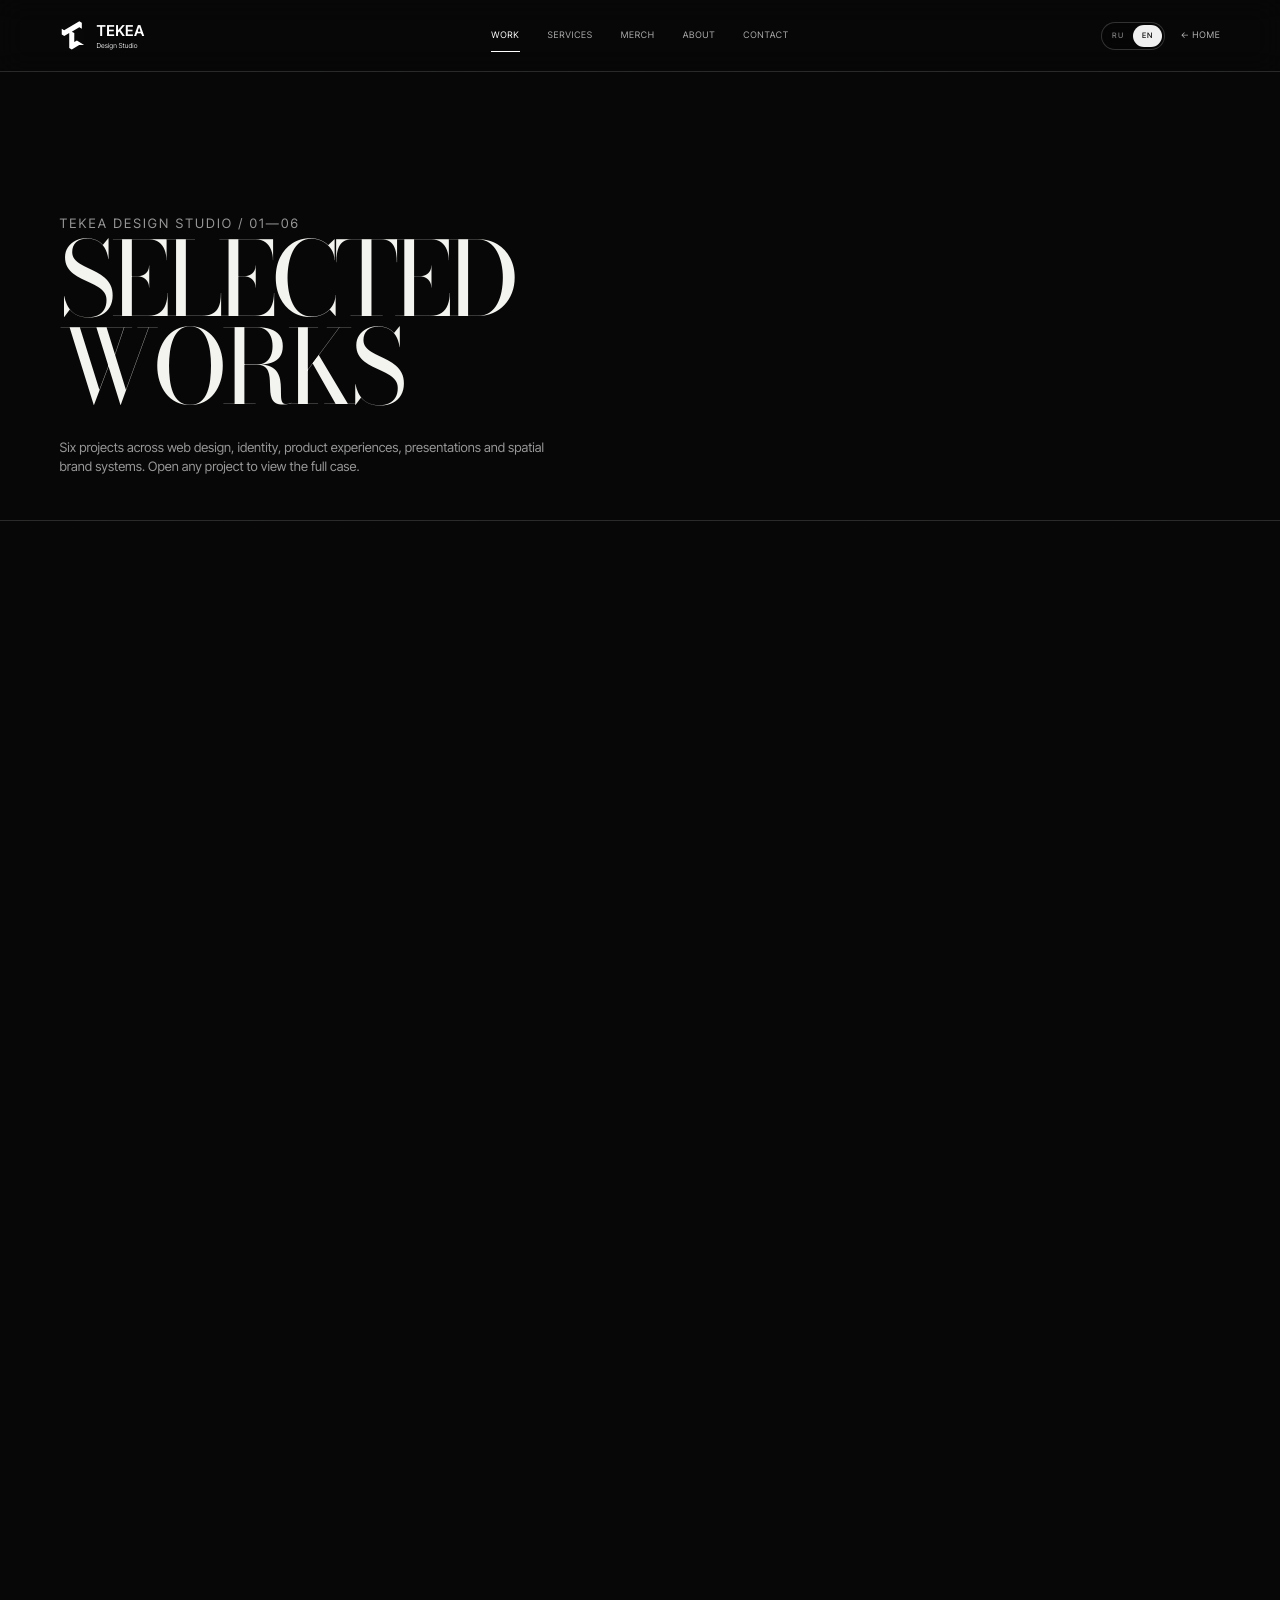
<file: works.html>
<!DOCTYPE html>

<html lang="en"><head><meta charset="utf-8"/><meta content="width=device-width, initial-scale=1, viewport-fit=cover" name="viewport"/>
<meta content="#070707" name="theme-color"/><title>Works — TEKEA Design Studio</title>
<link href="https://fonts.googleapis.com" rel="preconnect"/><link crossorigin="" href="https://fonts.gstatic.com" rel="preconnect"/>
<link href="https://fonts.googleapis.com/css2?family=Bodoni+Moda:opsz,wght@6..96,400;6..96,500&amp;family=Inter+Tight:wght@300;400;500;600&amp;family=Italianno&amp;display=swap" rel="stylesheet"/>
<link href="css/main.css?v=3.25" rel="stylesheet"/><link href="assets/tekea-mark.svg" rel="icon" type="image/svg+xml"/>
<meta content="Selected work by TEKEA Design Studio — web design, identity, product design and art direction." name="description"/><meta content="website" property="og:type"/><meta content="Works — TEKEA Design Studio" property="og:title"/><meta content="Selected work by TEKEA Design Studio — web design, identity, product design and art direction." property="og:description"/><meta content="summary_large_image" name="twitter:card"/><meta content="index, follow, max-image-preview:large, max-snippet:-1, max-video-preview:-1" name="robots"/><meta content="dark" name="color-scheme"/><meta content="https://tekeadesign.ru/assets/og-tekea.jpg" property="og:image"/><meta content="1200" property="og:image:width"/><meta content="630" property="og:image:height"/><meta content="https://tekeadesign.ru/assets/og-tekea.jpg" name="twitter:image"/><link href="assets/apple-touch-icon.png" rel="apple-touch-icon" sizes="180x180"/><link href="assets/favicon-32.png" rel="icon" sizes="32x32" type="image/png"/><link href="site.webmanifest" rel="manifest"/>
<link href="https://tekeadesign.ru/works.html" rel="canonical"/>
<meta content="https://tekeadesign.ru/works.html" property="og:url"/>
<meta content="TEKEA Design Studio" property="og:site_name"/>
<meta content="en_US" property="og:locale"/>
<meta content="ru_RU" property="og:locale:alternate"/>
<meta content="https://tekeadesign.ru/assets/og-tekea.jpg" property="og:image:secure_url"/>
<meta content="TEKEA Design Studio" property="og:image:alt"/>
<meta content="Works — TEKEA Design Studio" name="twitter:title"/>
<meta content="Selected work by TEKEA Design Studio — web design, identity, product design and art direction." name="twitter:description"/>
<meta content="TEKEA Design Studio" name="twitter:image:alt"/>
</head>
<body class="inner-page"><div aria-hidden="true" class="grain"></div>
<header class="inner-header">
<a aria-label="TEKEA Design Studio — home" class="brand" href="index.html"><img alt="" aria-hidden="true" class="brand__mark" src="assets/tekea-mark.svg"/><span class="brand__type"><span class="brand__name">TEKEA</span><span class="brand__sub">Design Studio</span></span></a>
<nav class="inner-header__nav"><a aria-current="page" class="is-active" href="works.html">WORK</a><a href="services.html">SERVICES</a><a href="merch.html">MERCH</a><a href="about.html">ABOUT</a><a href="index.html#contact">CONTACT</a></nav>
<div class="inner-header__tools"><div aria-label="Language / Язык" class="lang-switch"><button aria-label="Русский" aria-pressed="false" data-lang="ru" type="button">RU</button><button aria-label="English" aria-pressed="false" data-lang="en" type="button">EN</button></div><a class="inner-header__back" href="index.html">← HOME</a></div></header>
<main><section class="archive-hero"><p class="archive-hero__eyebrow">TEKEA DESIGN STUDIO / 01—06</p><h1>SELECTED<br/>WORKS</h1><p>Six projects across web design, identity, product experiences, presentations and spatial brand systems. Open any project to view the full case.</p></section>
<section class="archive-grid">
<a class="archive-card" href="cases/apex.html"><img alt="APEX project cover" decoding="async" height="601" loading="lazy" sizes="(max-width: 760px) 100vw, 50vw" src="assets/cases/apex-cover-768.webp" srcset="assets/cases/apex-cover-768.webp 768w, assets/cases/apex-cover-1280.webp 1280w" width="768"/><div class="archive-card__top"><span>01 / 06</span></div><div class="archive-card__meta"><div><h2>APEX</h2><p>Automotive Branding / Web Design</p></div><span class="archive-card__arrow">↗︎</span></div></a>
<a class="archive-card" href="cases/heritage.html"><img alt="HERITAGE project cover" decoding="async" height="601" loading="lazy" sizes="(max-width: 760px) 100vw, 50vw" src="assets/cases/heritage-cover-768.webp" srcset="assets/cases/heritage-cover-768.webp 768w, assets/cases/heritage-cover-1280.webp 1280w" width="768"/><div class="archive-card__top"><span>02 / 06</span></div><div class="archive-card__meta"><div><h2>HERITAGE</h2><p>Real Estate / Web Design</p></div><span class="archive-card__arrow">↗︎</span></div></a>
<a class="archive-card" href="cases/norme.html"><img alt="NORME project cover" decoding="async" height="601" loading="lazy" sizes="(max-width: 760px) 100vw, 50vw" src="assets/cases/norme-cover-768.webp" srcset="assets/cases/norme-cover-768.webp 768w, assets/cases/norme-cover-1280.webp 1280w" width="768"/><div class="archive-card__top"><span>03 / 06</span></div><div class="archive-card__meta"><div><h2>NORME</h2><p>Dental Branding / Wayfinding</p></div><span class="archive-card__arrow">↗︎</span></div></a>
<a class="archive-card" href="cases/eclya.html"><img alt="ECLYA project cover" decoding="async" height="601" loading="lazy" sizes="(max-width: 760px) 100vw, 50vw" src="assets/cases/eclya-cover-768.webp" srcset="assets/cases/eclya-cover-768.webp 768w, assets/cases/eclya-cover-1280.webp 1280w" width="768"/><div class="archive-card__top"><span>04 / 06</span></div><div class="archive-card__meta"><div><h2>ECLYA</h2><p>E-commerce / Product Design</p></div><span class="archive-card__arrow">↗︎</span></div></a>
<a class="archive-card" href="cases/aerum.html"><img alt="AERUM project cover" decoding="async" height="601" loading="lazy" sizes="(max-width: 760px) 100vw, 50vw" src="assets/cases/aerum-cover-768.webp" srcset="assets/cases/aerum-cover-768.webp 768w, assets/cases/aerum-cover-1280.webp 1280w" width="768"/><div class="archive-card__top"><span>05 / 06</span></div><div class="archive-card__meta"><div><h2>AERUM</h2><p>Business Presentation / Product Launch</p></div><span class="archive-card__arrow">↗︎</span></div></a>
<a class="archive-card" href="cases/violence.html"><img alt="VIOLENCE project cover" decoding="async" height="601" loading="lazy" sizes="(max-width: 760px) 100vw, 50vw" src="assets/cases/violence-cover-768.webp" srcset="assets/cases/violence-cover-768.webp 768w, assets/cases/violence-cover-1280.webp 1280w" width="768"/><div class="archive-card__top"><span>06 / 06</span></div><div class="archive-card__meta"><div><h2>VIOLENCE</h2><p>Esports / Visual Identity</p></div><span class="archive-card__arrow">↗︎</span></div></a>
</section></main><script src="js/lang.js?v=3.25"></script></body></html>
</file>
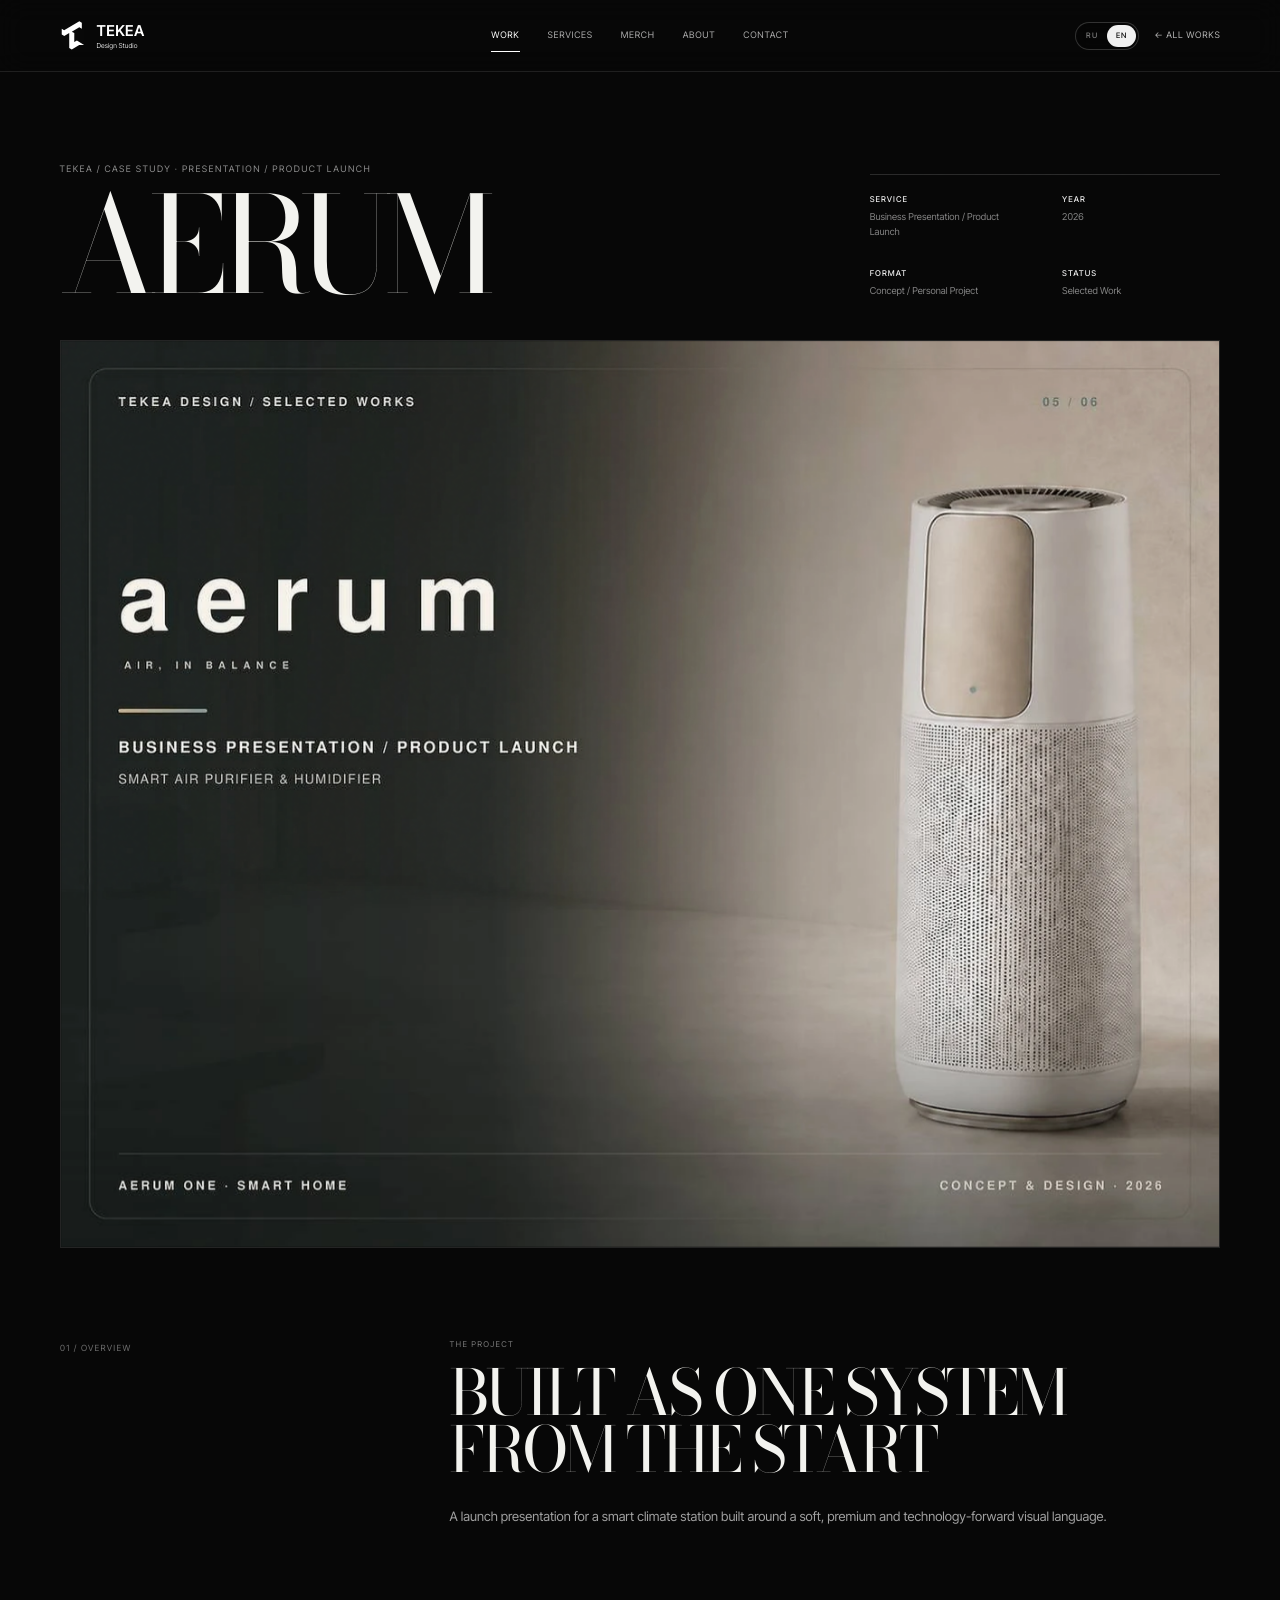
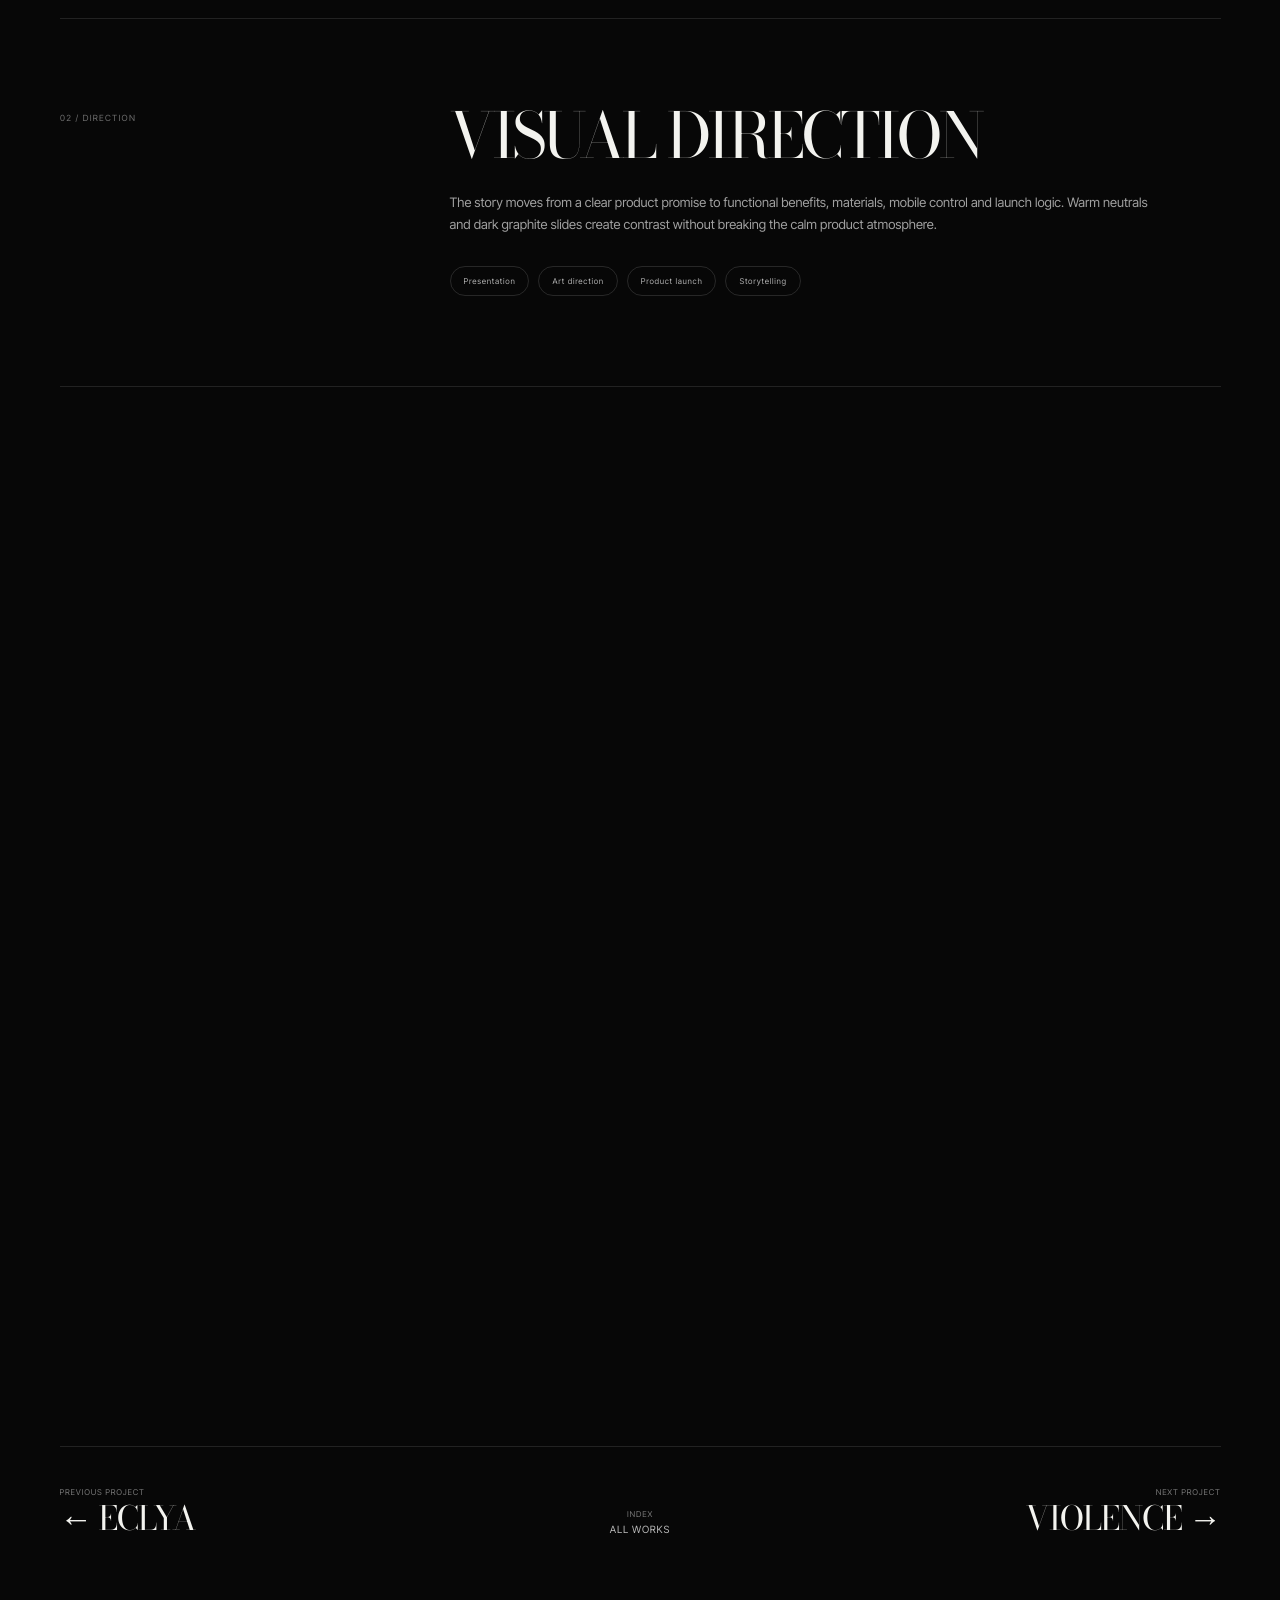
<file: cases/aerum.html>
<!DOCTYPE html>

<html lang="en"><head><meta charset="utf-8"/><meta content="width=device-width, initial-scale=1, viewport-fit=cover" name="viewport"/><meta content="#070707" name="theme-color"/>
<title>AERUM — TEKEA Design Studio</title>
<link href="https://fonts.googleapis.com" rel="preconnect"/><link crossorigin="" href="https://fonts.gstatic.com" rel="preconnect"/>
<link href="https://fonts.googleapis.com/css2?family=Bodoni+Moda:opsz,wght@6..96,400;6..96,500&amp;family=Inter+Tight:wght@300;400;500;600&amp;family=Italianno&amp;display=swap" rel="stylesheet"/>
<link href="../css/main.css?v=3.25" rel="stylesheet"/><link href="../assets/tekea-mark.svg" rel="icon" type="image/svg+xml"/>
<meta content="AERUM case study by TEKEA Design Studio — Business Presentation / Product Launch." name="description"/><meta content="website" property="og:type"/><meta content="AERUM — TEKEA Design Studio" property="og:title"/><meta content="AERUM case study by TEKEA Design Studio — Business Presentation / Product Launch." property="og:description"/><meta content="summary_large_image" name="twitter:card"/><meta content="index, follow, max-image-preview:large, max-snippet:-1, max-video-preview:-1" name="robots"/><meta content="dark" name="color-scheme"/><meta content="https://tekeadesign.ru/assets/og-tekea.jpg" property="og:image"/><meta content="1200" property="og:image:width"/><meta content="630" property="og:image:height"/><meta content="https://tekeadesign.ru/assets/og-tekea.jpg" name="twitter:image"/><link href="../assets/apple-touch-icon.png" rel="apple-touch-icon" sizes="180x180"/><link href="../assets/favicon-32.png" rel="icon" sizes="32x32" type="image/png"/><link href="../site.webmanifest" rel="manifest"/>
<link href="https://tekeadesign.ru/cases/aerum.html" rel="canonical"/>
<meta content="https://tekeadesign.ru/cases/aerum.html" property="og:url"/>
<meta content="TEKEA Design Studio" property="og:site_name"/>
<meta content="en_US" property="og:locale"/>
<meta content="ru_RU" property="og:locale:alternate"/>
<meta content="https://tekeadesign.ru/assets/og-tekea.jpg" property="og:image:secure_url"/>
<meta content="TEKEA Design Studio" property="og:image:alt"/>
<meta content="AERUM — TEKEA Design Studio" name="twitter:title"/>
<meta content="AERUM case study by TEKEA Design Studio — Business Presentation / Product Launch." name="twitter:description"/>
<meta content="TEKEA Design Studio" name="twitter:image:alt"/>
</head>
<body class="inner-page case-page"><div aria-hidden="true" class="grain"></div>
<header class="inner-header"><a aria-label="TEKEA Design Studio — home" class="brand" href="../index.html"><img alt="" aria-hidden="true" class="brand__mark" src="../assets/tekea-mark.svg"/><span class="brand__type"><span class="brand__name">TEKEA</span><span class="brand__sub">Design Studio</span></span></a><nav class="inner-header__nav"><a aria-current="page" class="is-active" href="../works.html">WORK</a><a href="../services.html">SERVICES</a><a href="../merch.html">MERCH</a><a href="../about.html">ABOUT</a><a href="../index.html#contact">CONTACT</a></nav><div class="inner-header__tools"><div aria-label="Language / Язык" class="lang-switch"><button aria-label="Русский" aria-pressed="false" data-lang="ru" type="button">RU</button><button aria-label="English" aria-pressed="false" data-lang="en" type="button">EN</button></div><a class="inner-header__back" href="../works.html">← ALL WORKS</a></div></header>
<main>
<section class="case-hero case-hero--real"><div class="case-hero__top"><div><p class="case-eyebrow">TEKEA / CASE STUDY · PRESENTATION / PRODUCT LAUNCH</p><h1 class="case-title">AERUM</h1></div><div class="case-meta"><div><b>SERVICE</b>Business Presentation / Product Launch</div><div><b>YEAR</b>2026</div><div><b>FORMAT</b>Concept / Personal Project</div><div><b>STATUS</b>Selected Work</div></div></div><div class="case-cover case-cover--real"><img alt="AERUM project cover" data-fullres="../assets/cases/aerum-cover-2560.webp" decoding="async" fetchpriority="high" height="1001" sizes="100vw" src="../assets/cases/aerum-cover-1280.webp" srcset="../assets/cases/aerum-cover-768.webp 768w, ../assets/cases/aerum-cover-1280.webp 1280w, ../assets/cases/aerum-cover-2560.webp 2560w" width="1280"/></div></section>
<div class="case-body">
<section class="case-section case-section--intro"><div class="case-section__label">01 / OVERVIEW</div><div><p class="case-kicker">THE PROJECT</p><h2>BUILT AS ONE SYSTEM<br/>FROM THE START</h2><p>A launch presentation for a smart climate station built around a soft, premium and technology-forward visual language.</p></div></section>
<section class="case-section case-section--direction"><div class="case-section__label">02 / DIRECTION</div><div><h2>VISUAL DIRECTION</h2><p>The story moves from a clear product promise to functional benefits, materials, mobile control and launch logic. Warm neutrals and dark graphite slides create contrast without breaking the calm product atmosphere.</p><div class="case-tags"><span>Presentation</span><span>Art direction</span><span>Product launch</span><span>Storytelling</span></div></div></section>
<section class="case-modules"><div class="case-modules__head"><span class="case-section__label">03 / PROJECT MODULES</span><h2>THE PROJECT, BLOCK BY BLOCK</h2><p>Each part of the case is presented as a dedicated high-resolution frame, preserving detail, typography and visual rhythm.</p></div><div class="case-modules__list"><figure class="case-module reveal-on-scroll"><figcaption class="case-module__caption"><span>01</span><span>PRODUCT LAUNCH</span></figcaption><img alt="AERUM — PRODUCT LAUNCH" data-fullres="../assets/cases/modules/aerum-01-full.webp" decoding="async" height="563" loading="lazy" sizes="(max-width: 900px) 100vw, 1586px" src="../assets/cases/modules/aerum-01-900.webp" srcset="../assets/cases/modules/aerum-01-900.webp 900w, ../assets/cases/modules/aerum-01-full.webp 1600w" width="900"/></figure><figure class="case-module reveal-on-scroll"><figcaption class="case-module__caption"><span>02</span><span>PRODUCT LOGIC</span></figcaption><img alt="AERUM — PRODUCT LOGIC" data-fullres="../assets/cases/modules/aerum-02-full.webp" decoding="async" height="563" loading="lazy" sizes="(max-width: 900px) 100vw, 1586px" src="../assets/cases/modules/aerum-02-900.webp" srcset="../assets/cases/modules/aerum-02-900.webp 900w, ../assets/cases/modules/aerum-02-full.webp 1600w" width="900"/></figure><figure class="case-module reveal-on-scroll"><figcaption class="case-module__caption"><span>03</span><span>MATERIALS / CONTROL</span></figcaption><img alt="AERUM — MATERIALS / CONTROL" data-fullres="../assets/cases/modules/aerum-03-full.webp" decoding="async" height="563" loading="lazy" sizes="(max-width: 900px) 100vw, 1586px" src="../assets/cases/modules/aerum-03-900.webp" srcset="../assets/cases/modules/aerum-03-900.webp 900w, ../assets/cases/modules/aerum-03-full.webp 1600w" width="900"/></figure><figure class="case-module reveal-on-scroll"><figcaption class="case-module__caption"><span>04</span><span>VISUAL SYSTEM</span></figcaption><img alt="AERUM — VISUAL SYSTEM" data-fullres="../assets/cases/modules/aerum-04-full.webp" decoding="async" height="563" loading="lazy" sizes="(max-width: 900px) 100vw, 1586px" src="../assets/cases/modules/aerum-04-900.webp" srcset="../assets/cases/modules/aerum-04-900.webp 900w, ../assets/cases/modules/aerum-04-full.webp 1600w" width="900"/></figure></div></section></div>
<nav class="case-nav case-nav--v36"><a href="eclya.html"><span>PREVIOUS PROJECT</span>← ECLYA</a><a class="case-nav__all" href="../works.html"><span>INDEX</span>ALL WORKS</a><a href="violence.html"><span>NEXT PROJECT</span>VIOLENCE →</a></nav>
</main><script src="../js/main.js?v=3.25"></script><script src="../js/lang.js?v=3.25"></script></body></html>
</file>
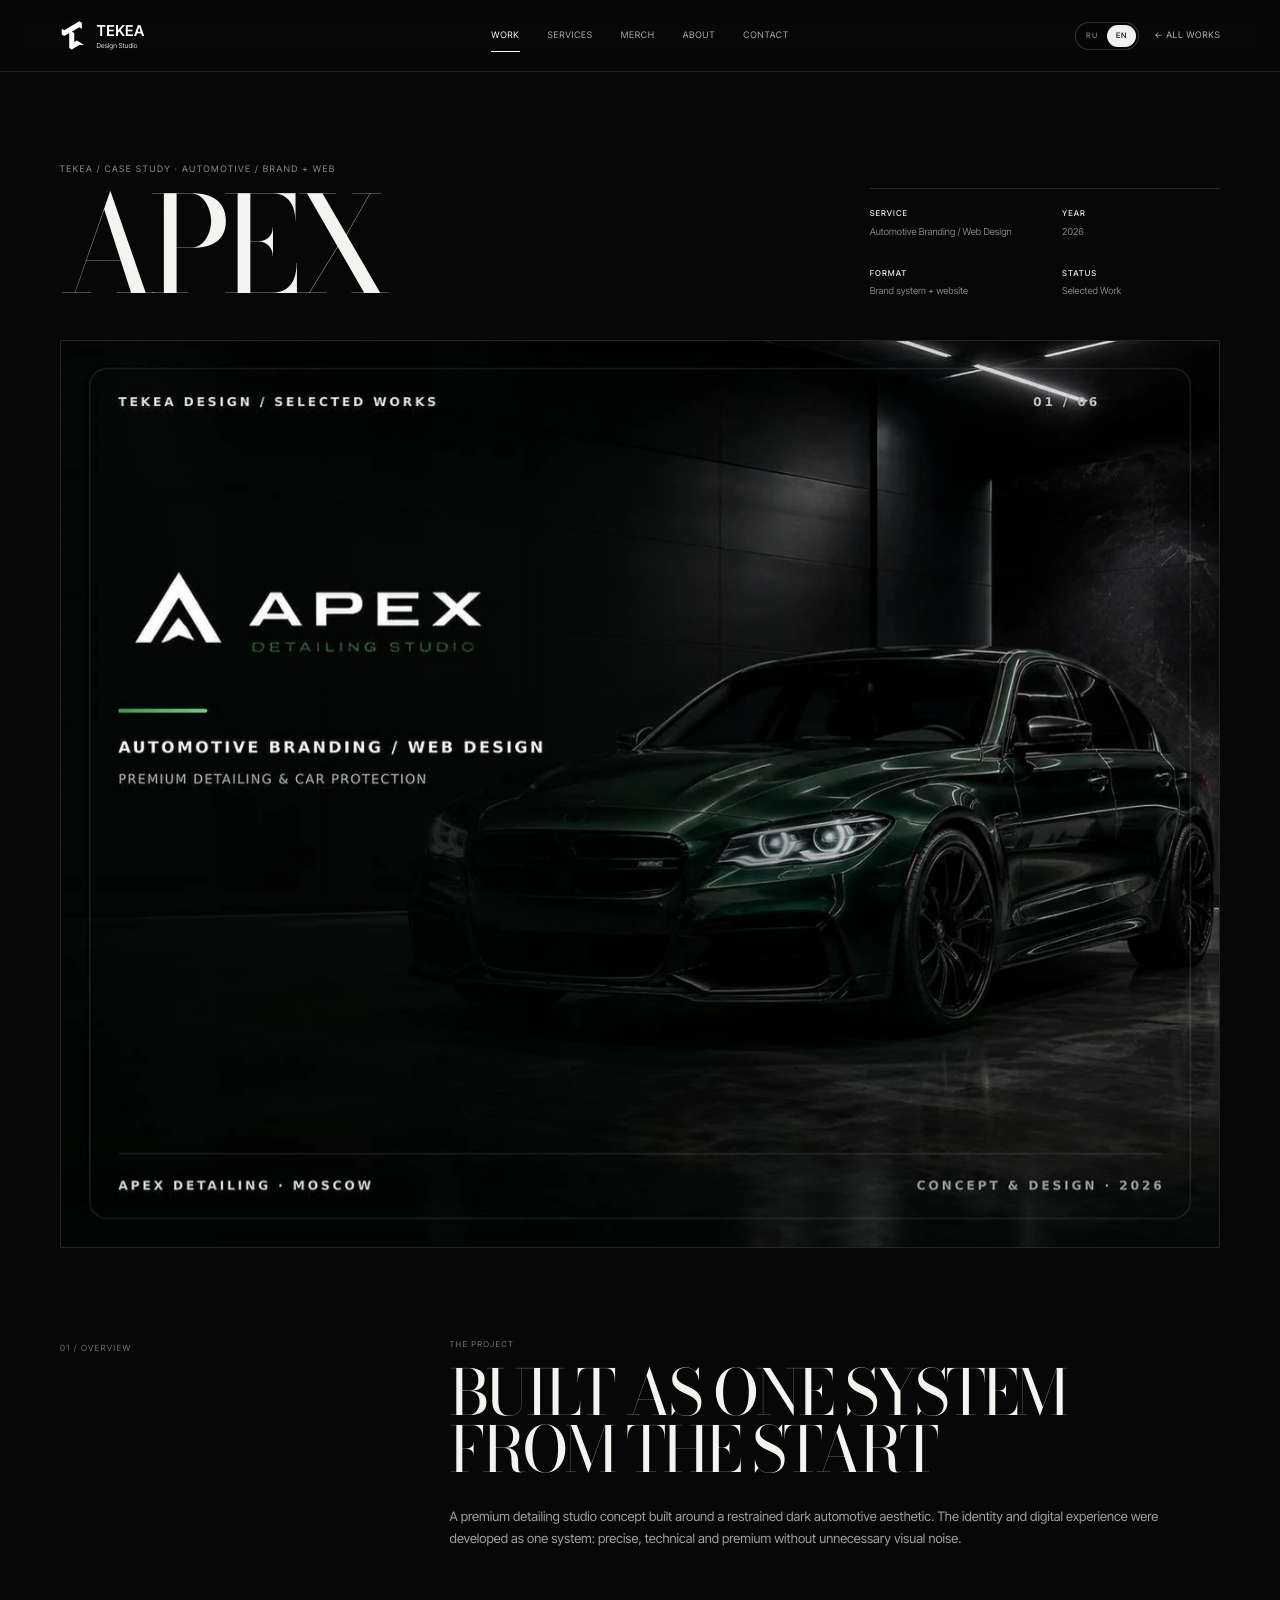
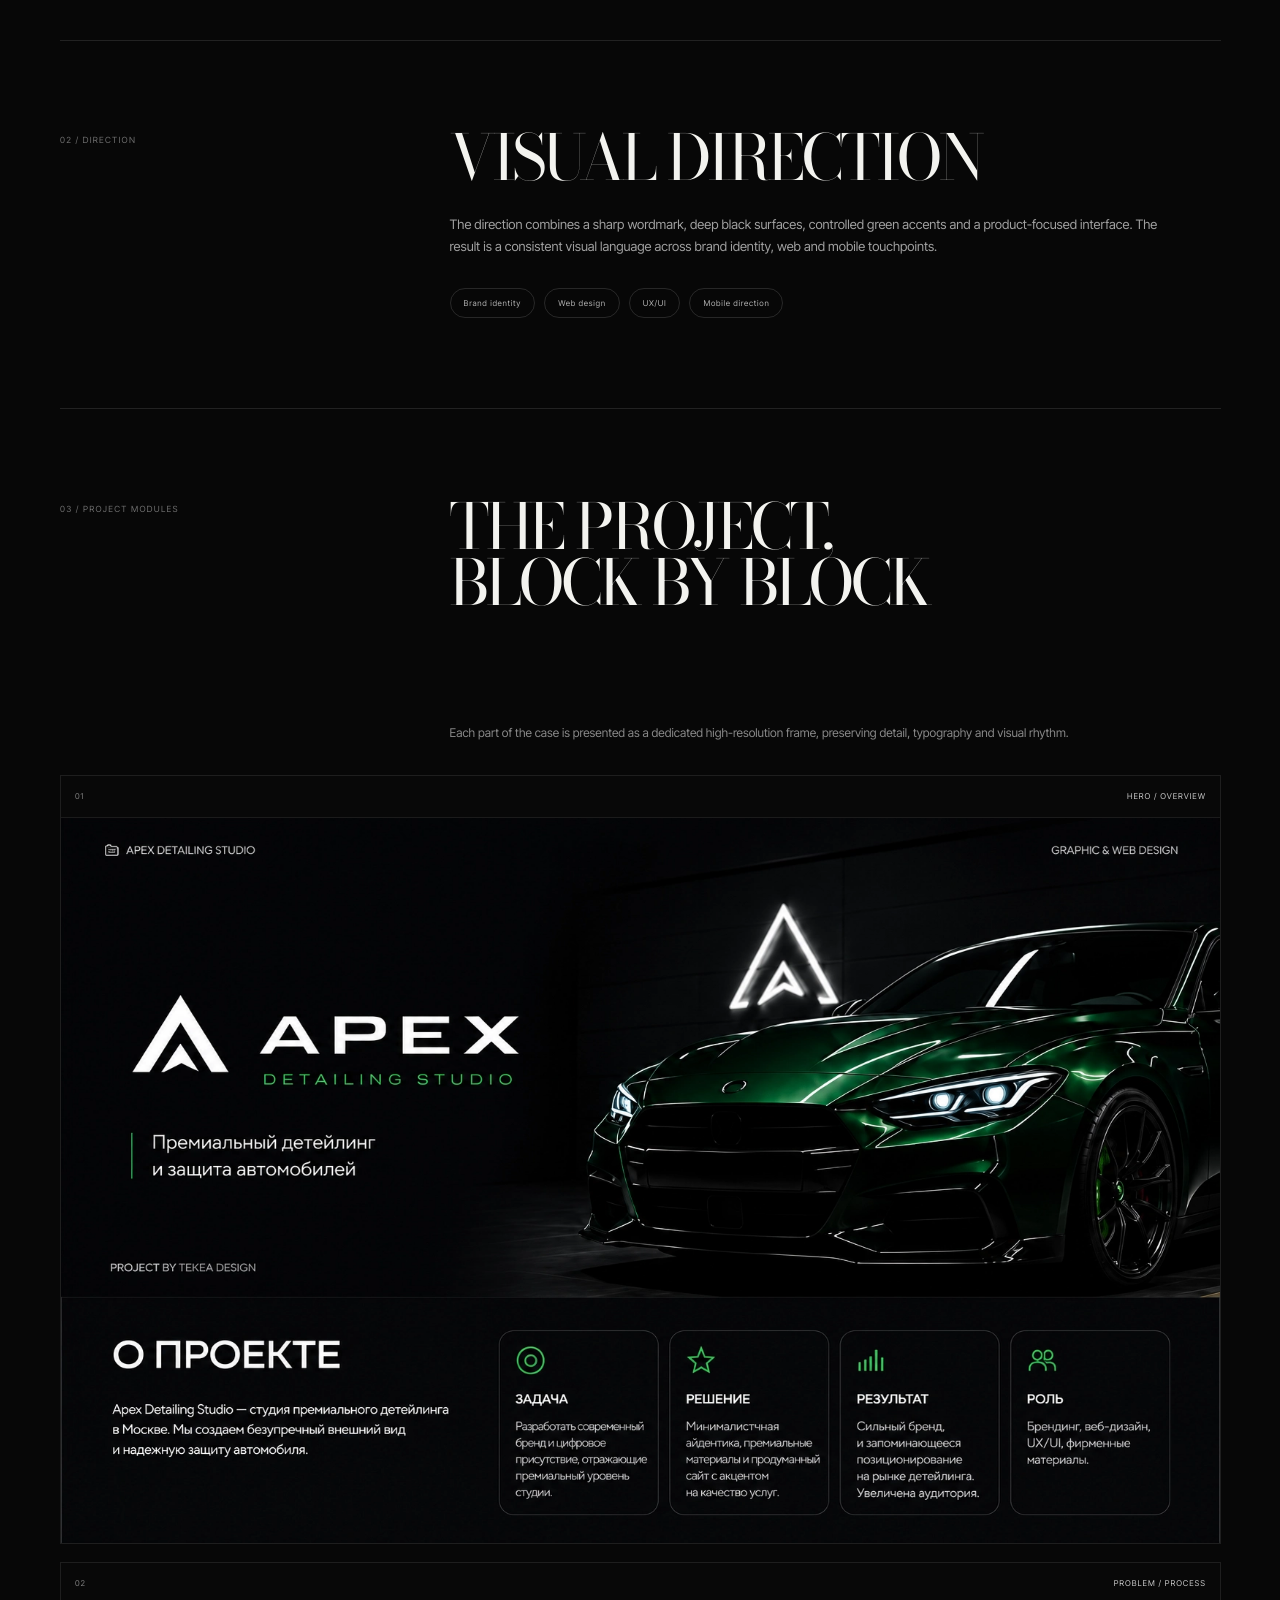
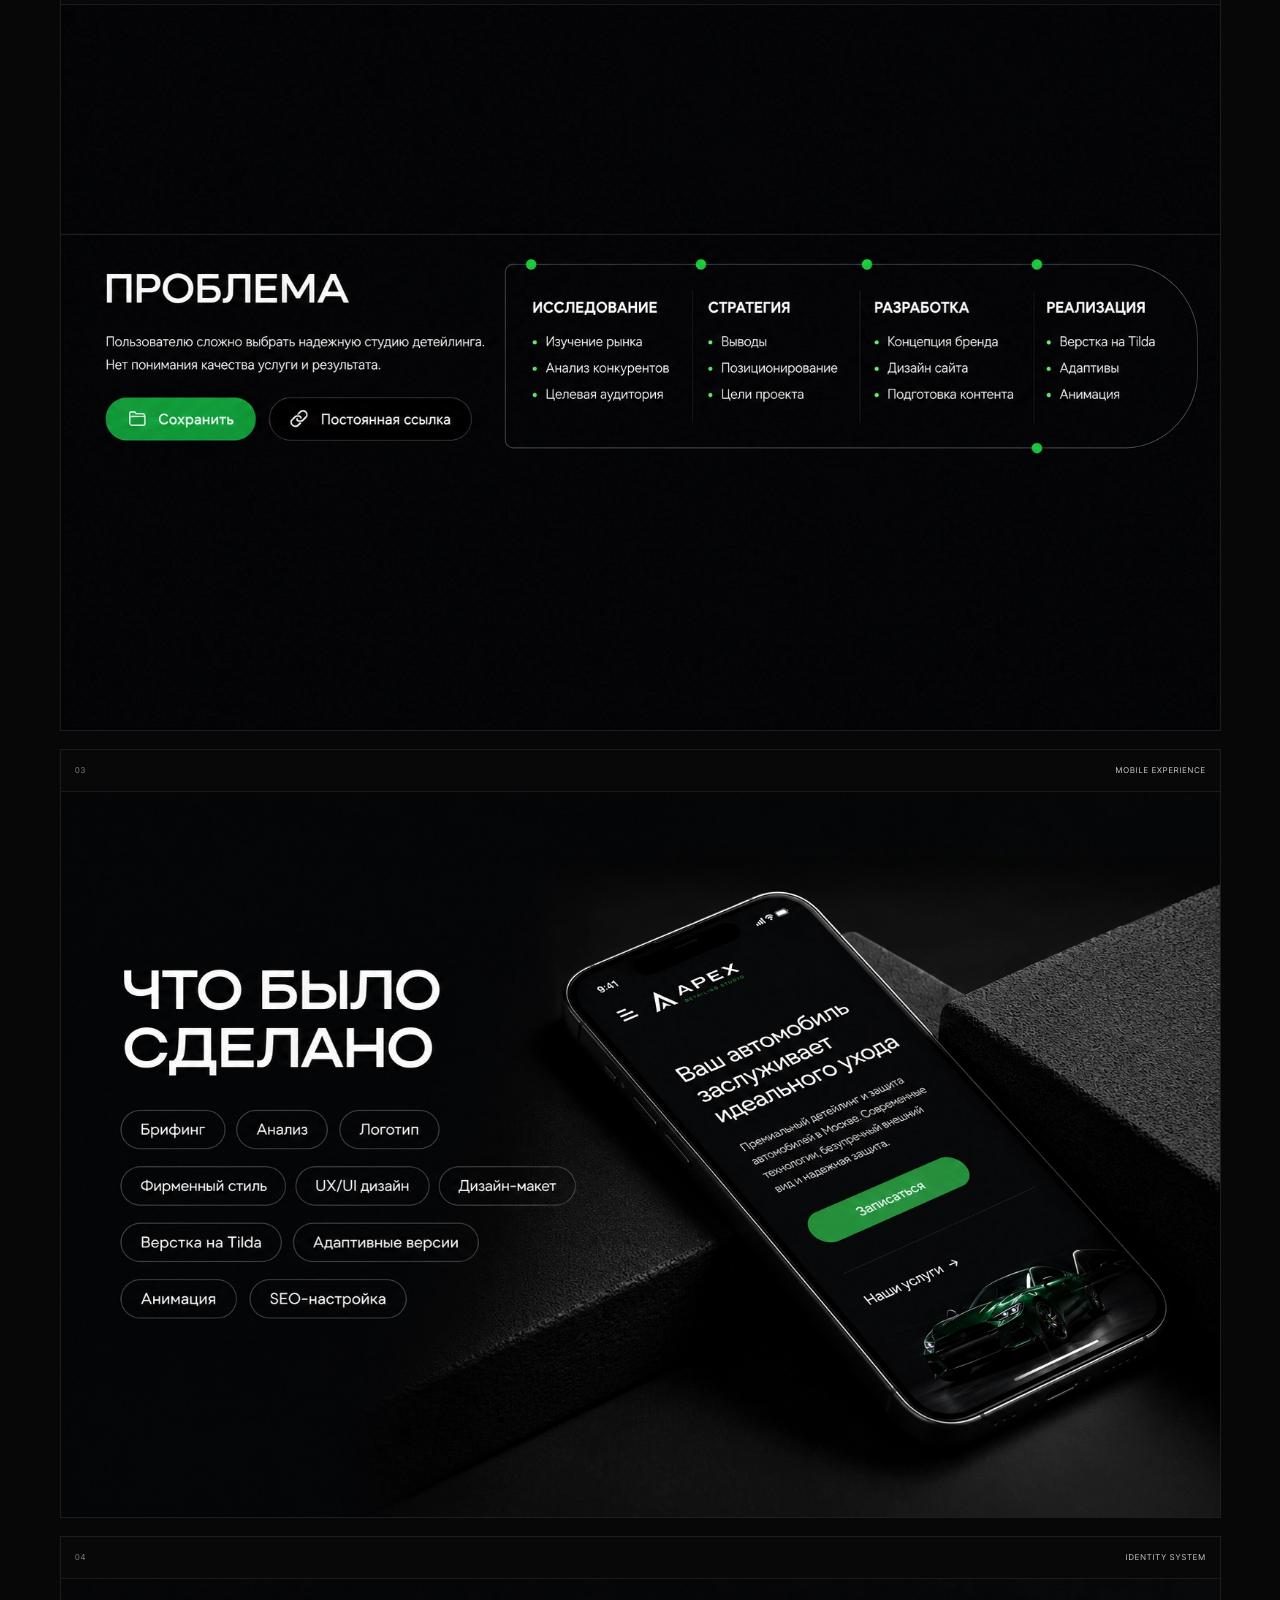
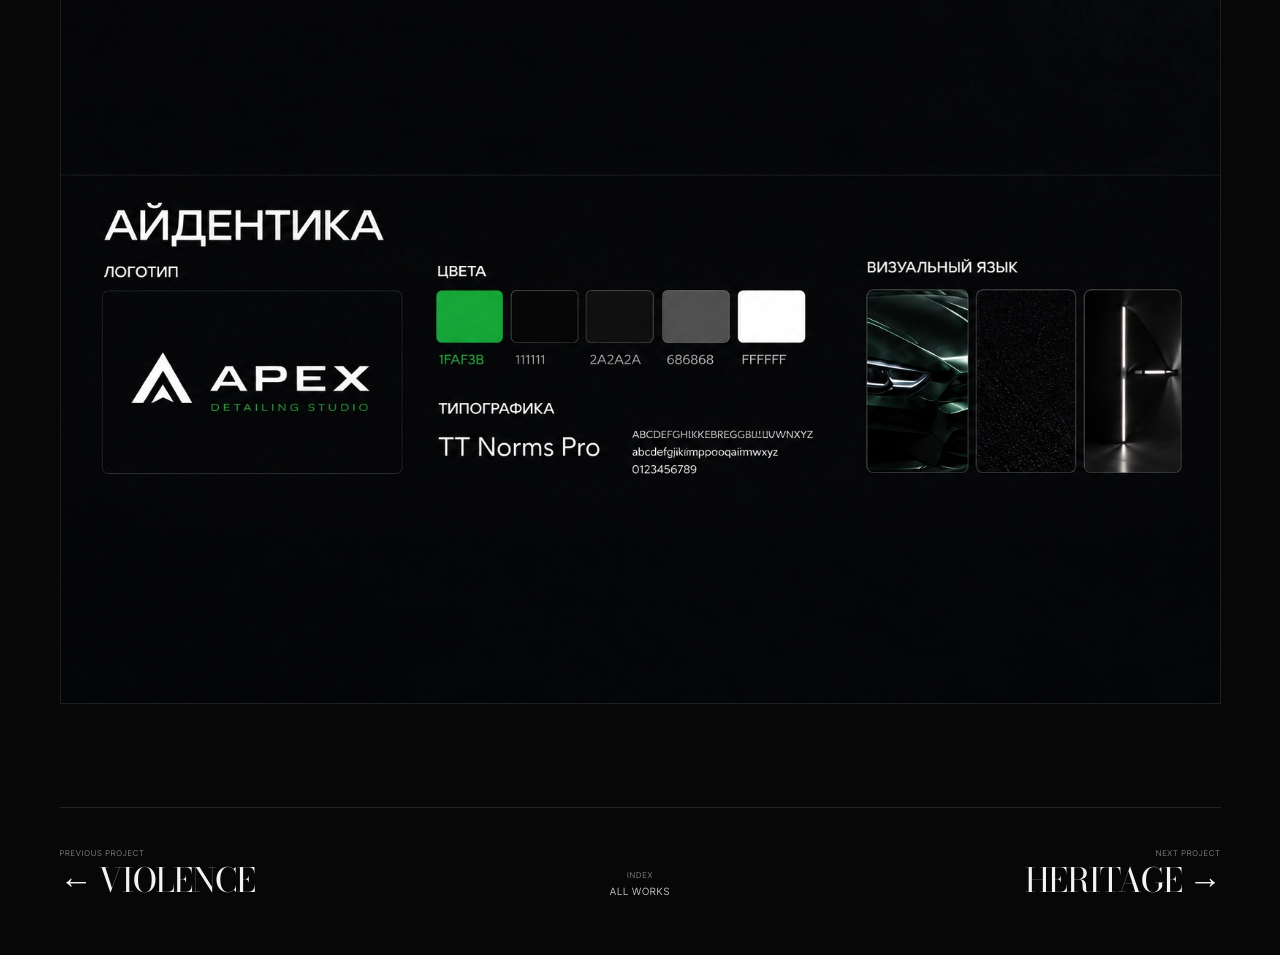
<file: cases/apex.html>
<!DOCTYPE html>

<html lang="en"><head><meta charset="utf-8"/><meta content="width=device-width, initial-scale=1, viewport-fit=cover" name="viewport"/><meta content="#070707" name="theme-color"/>
<title>APEX — TEKEA Design Studio</title>
<link href="https://fonts.googleapis.com" rel="preconnect"/><link crossorigin="" href="https://fonts.gstatic.com" rel="preconnect"/>
<link href="https://fonts.googleapis.com/css2?family=Bodoni+Moda:opsz,wght@6..96,400;6..96,500&amp;family=Inter+Tight:wght@300;400;500;600&amp;family=Italianno&amp;display=swap" rel="stylesheet"/>
<link href="../css/main.css?v=3.25" rel="stylesheet"/><link href="../assets/tekea-mark.svg" rel="icon" type="image/svg+xml"/>
<meta content="APEX case study by TEKEA Design Studio — Automotive Branding / Web Design." name="description"/><meta content="website" property="og:type"/><meta content="APEX — TEKEA Design Studio" property="og:title"/><meta content="APEX case study by TEKEA Design Studio — Automotive Branding / Web Design." property="og:description"/><meta content="summary_large_image" name="twitter:card"/><meta content="index, follow, max-image-preview:large, max-snippet:-1, max-video-preview:-1" name="robots"/><meta content="dark" name="color-scheme"/><meta content="https://tekeadesign.ru/assets/og-tekea.jpg" property="og:image"/><meta content="1200" property="og:image:width"/><meta content="630" property="og:image:height"/><meta content="https://tekeadesign.ru/assets/og-tekea.jpg" name="twitter:image"/><link href="../assets/apple-touch-icon.png" rel="apple-touch-icon" sizes="180x180"/><link href="../assets/favicon-32.png" rel="icon" sizes="32x32" type="image/png"/><link href="../site.webmanifest" rel="manifest"/>
<link href="https://tekeadesign.ru/cases/apex.html" rel="canonical"/>
<meta content="https://tekeadesign.ru/cases/apex.html" property="og:url"/>
<meta content="TEKEA Design Studio" property="og:site_name"/>
<meta content="en_US" property="og:locale"/>
<meta content="ru_RU" property="og:locale:alternate"/>
<meta content="https://tekeadesign.ru/assets/og-tekea.jpg" property="og:image:secure_url"/>
<meta content="TEKEA Design Studio" property="og:image:alt"/>
<meta content="APEX — TEKEA Design Studio" name="twitter:title"/>
<meta content="APEX case study by TEKEA Design Studio — Automotive Branding / Web Design." name="twitter:description"/>
<meta content="TEKEA Design Studio" name="twitter:image:alt"/>
</head>
<body class="inner-page case-page"><div aria-hidden="true" class="grain"></div>
<header class="inner-header"><a aria-label="TEKEA Design Studio — home" class="brand" href="../index.html"><img alt="" aria-hidden="true" class="brand__mark" src="../assets/tekea-mark.svg"/><span class="brand__type"><span class="brand__name">TEKEA</span><span class="brand__sub">Design Studio</span></span></a><nav class="inner-header__nav"><a aria-current="page" class="is-active" href="../works.html">WORK</a><a href="../services.html">SERVICES</a><a href="../merch.html">MERCH</a><a href="../about.html">ABOUT</a><a href="../index.html#contact">CONTACT</a></nav><div class="inner-header__tools"><div aria-label="Language / Язык" class="lang-switch"><button aria-label="Русский" aria-pressed="false" data-lang="ru" type="button">RU</button><button aria-label="English" aria-pressed="false" data-lang="en" type="button">EN</button></div><a class="inner-header__back" href="../works.html">← ALL WORKS</a></div></header>
<main>
<section class="case-hero case-hero--real"><div class="case-hero__top"><div><p class="case-eyebrow">TEKEA / CASE STUDY · AUTOMOTIVE / BRAND + WEB</p><h1 class="case-title">APEX</h1></div><div class="case-meta"><div><b>SERVICE</b>Automotive Branding / Web Design</div><div><b>YEAR</b>2026</div><div><b>FORMAT</b>Brand system + website</div><div><b>STATUS</b>Selected Work</div></div></div><div class="case-cover case-cover--real"><img alt="APEX project cover" data-fullres="../assets/cases/apex-cover-2560.webp" decoding="async" fetchpriority="high" height="1001" sizes="100vw" src="../assets/cases/apex-cover-1280.webp" srcset="../assets/cases/apex-cover-768.webp 768w, ../assets/cases/apex-cover-1280.webp 1280w, ../assets/cases/apex-cover-2560.webp 2560w" width="1280"/></div></section>
<div class="case-body">
<section class="case-section case-section--intro"><div class="case-section__label">01 / OVERVIEW</div><div><p class="case-kicker">THE PROJECT</p><h2>BUILT AS ONE SYSTEM<br/>FROM THE START</h2><p>A premium detailing studio concept built around a restrained dark automotive aesthetic. The identity and digital experience were developed as one system: precise, technical and premium without unnecessary visual noise.</p></div></section>
<section class="case-section case-section--direction"><div class="case-section__label">02 / DIRECTION</div><div><h2>VISUAL DIRECTION</h2><p>The direction combines a sharp wordmark, deep black surfaces, controlled green accents and a product-focused interface. The result is a consistent visual language across brand identity, web and mobile touchpoints.</p><div class="case-tags"><span>Brand identity</span><span>Web design</span><span>UX/UI</span><span>Mobile direction</span></div></div></section>
<section class="case-modules"><div class="case-modules__head"><span class="case-section__label">03 / PROJECT MODULES</span><h2>THE PROJECT, BLOCK BY BLOCK</h2><p>Each part of the case is presented as a dedicated high-resolution frame, preserving detail, typography and visual rhythm.</p></div><div class="case-modules__list"><figure class="case-module reveal-on-scroll"><figcaption class="case-module__caption"><span>01</span><span>HERO / OVERVIEW</span></figcaption><img alt="APEX — HERO / OVERVIEW" data-fullres="../assets/cases/modules/apex-01-full.webp" decoding="async" height="563" loading="lazy" sizes="(max-width: 900px) 100vw, 1586px" src="../assets/cases/modules/apex-01-900.webp" srcset="../assets/cases/modules/apex-01-900.webp 900w, ../assets/cases/modules/apex-01-full.webp 1600w" width="900"/></figure><figure class="case-module reveal-on-scroll"><figcaption class="case-module__caption"><span>02</span><span>PROBLEM / PROCESS</span></figcaption><img alt="APEX — PROBLEM / PROCESS" data-fullres="../assets/cases/modules/apex-02-full.webp" decoding="async" height="563" loading="lazy" sizes="(max-width: 900px) 100vw, 1586px" src="../assets/cases/modules/apex-02-900.webp" srcset="../assets/cases/modules/apex-02-900.webp 900w, ../assets/cases/modules/apex-02-full.webp 1600w" width="900"/></figure><figure class="case-module reveal-on-scroll"><figcaption class="case-module__caption"><span>03</span><span>MOBILE EXPERIENCE</span></figcaption><img alt="APEX — MOBILE EXPERIENCE" data-fullres="../assets/cases/modules/apex-03-full.webp" decoding="async" height="563" loading="lazy" sizes="(max-width: 900px) 100vw, 1586px" src="../assets/cases/modules/apex-03-900.webp" srcset="../assets/cases/modules/apex-03-900.webp 900w, ../assets/cases/modules/apex-03-full.webp 1600w" width="900"/></figure><figure class="case-module reveal-on-scroll"><figcaption class="case-module__caption"><span>04</span><span>IDENTITY SYSTEM</span></figcaption><img alt="APEX — IDENTITY SYSTEM" data-fullres="../assets/cases/modules/apex-04-full.webp" decoding="async" height="563" loading="lazy" sizes="(max-width: 900px) 100vw, 1586px" src="../assets/cases/modules/apex-04-900.webp" srcset="../assets/cases/modules/apex-04-900.webp 900w, ../assets/cases/modules/apex-04-full.webp 1600w" width="900"/></figure></div></section></div>
<nav class="case-nav case-nav--v36"><a href="violence.html"><span>PREVIOUS PROJECT</span>← VIOLENCE</a><a class="case-nav__all" href="../works.html"><span>INDEX</span>ALL WORKS</a><a href="heritage.html"><span>NEXT PROJECT</span>HERITAGE →</a></nav>
</main><script src="../js/main.js?v=3.25"></script><script src="../js/lang.js?v=3.25"></script></body></html>
</file>
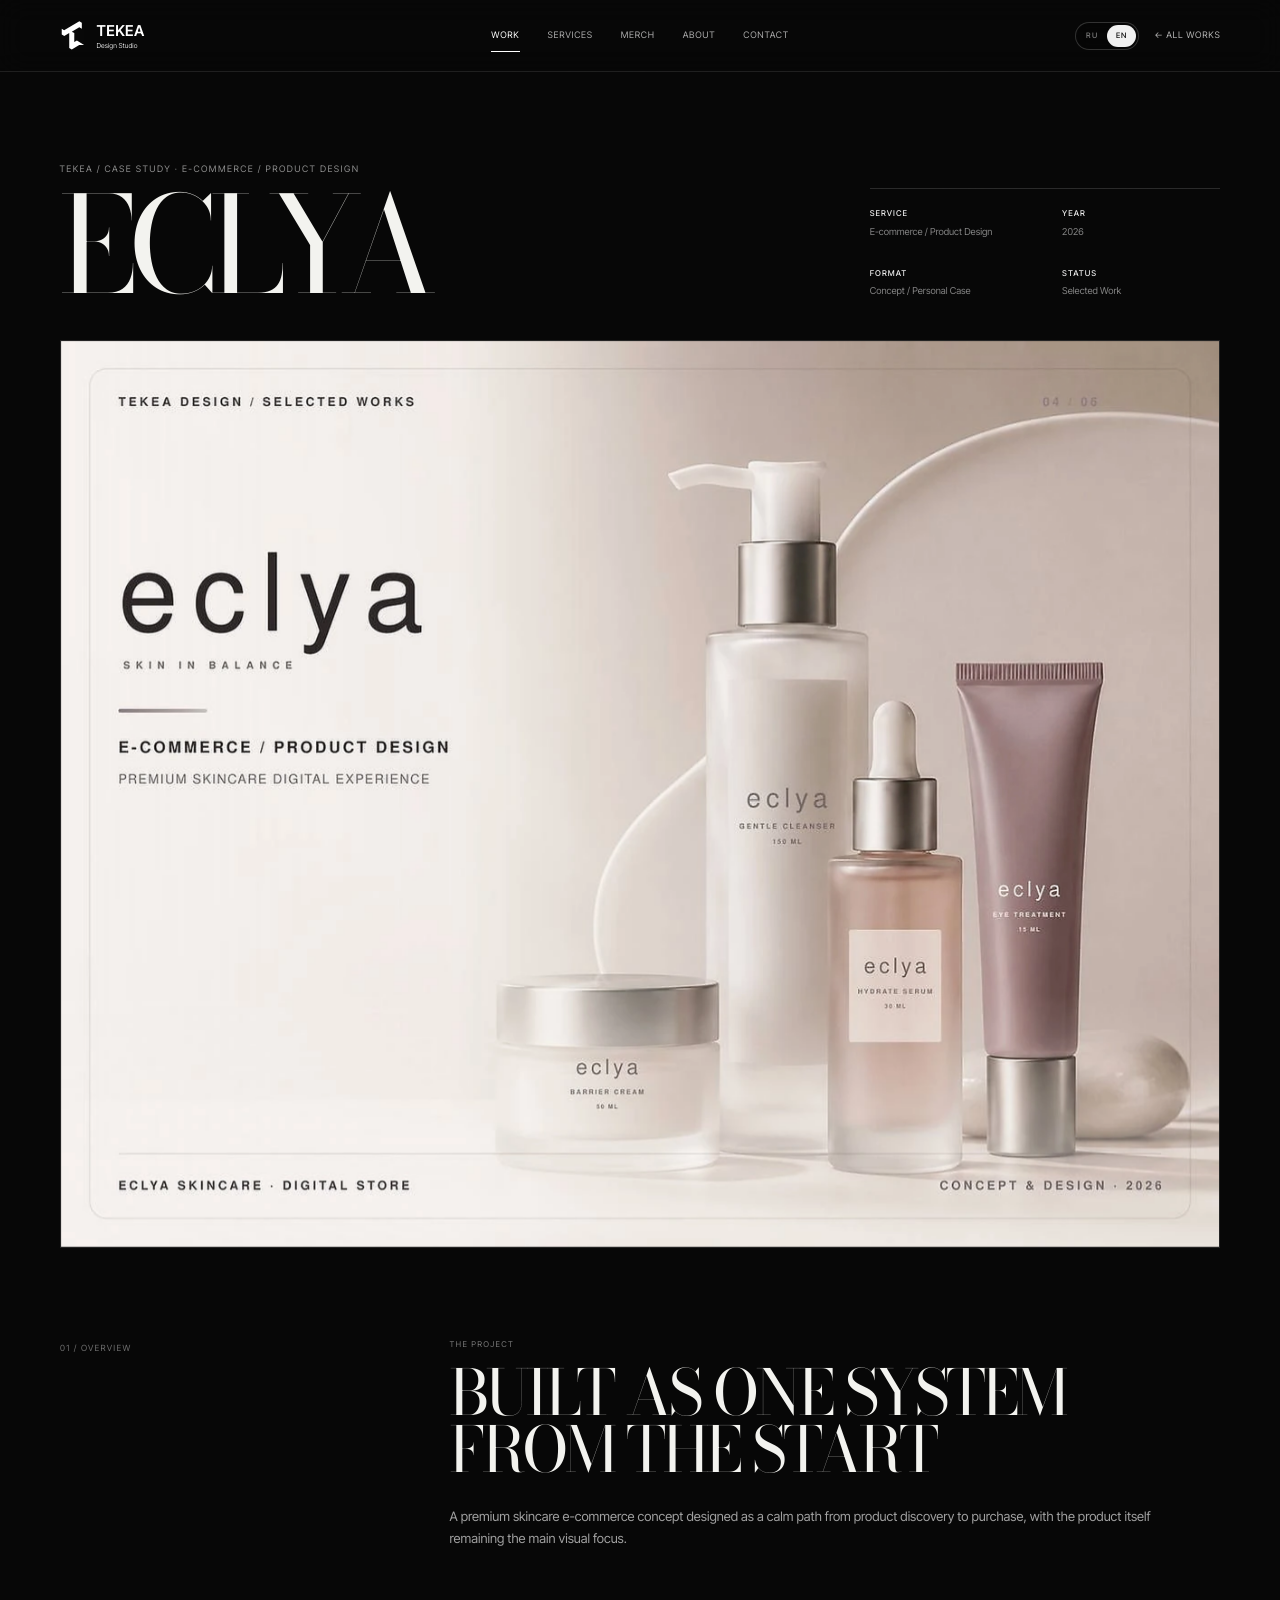
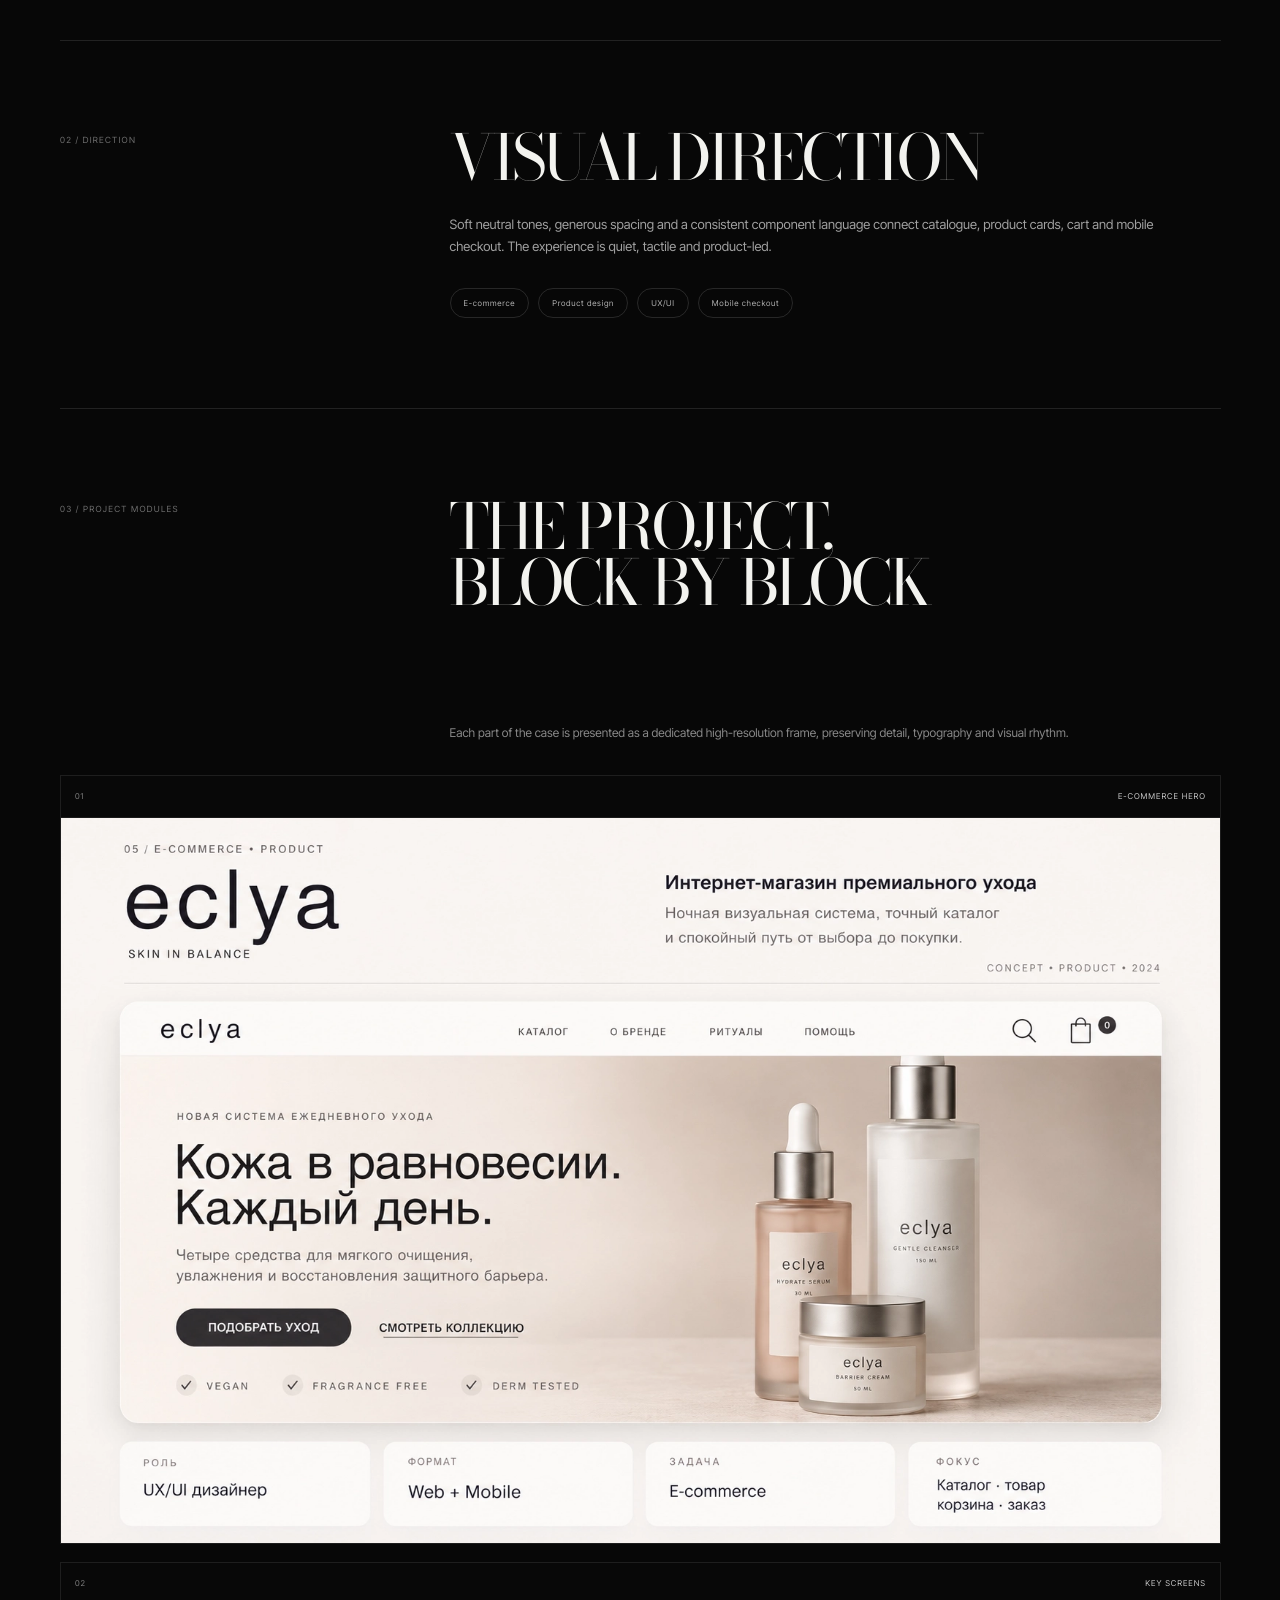
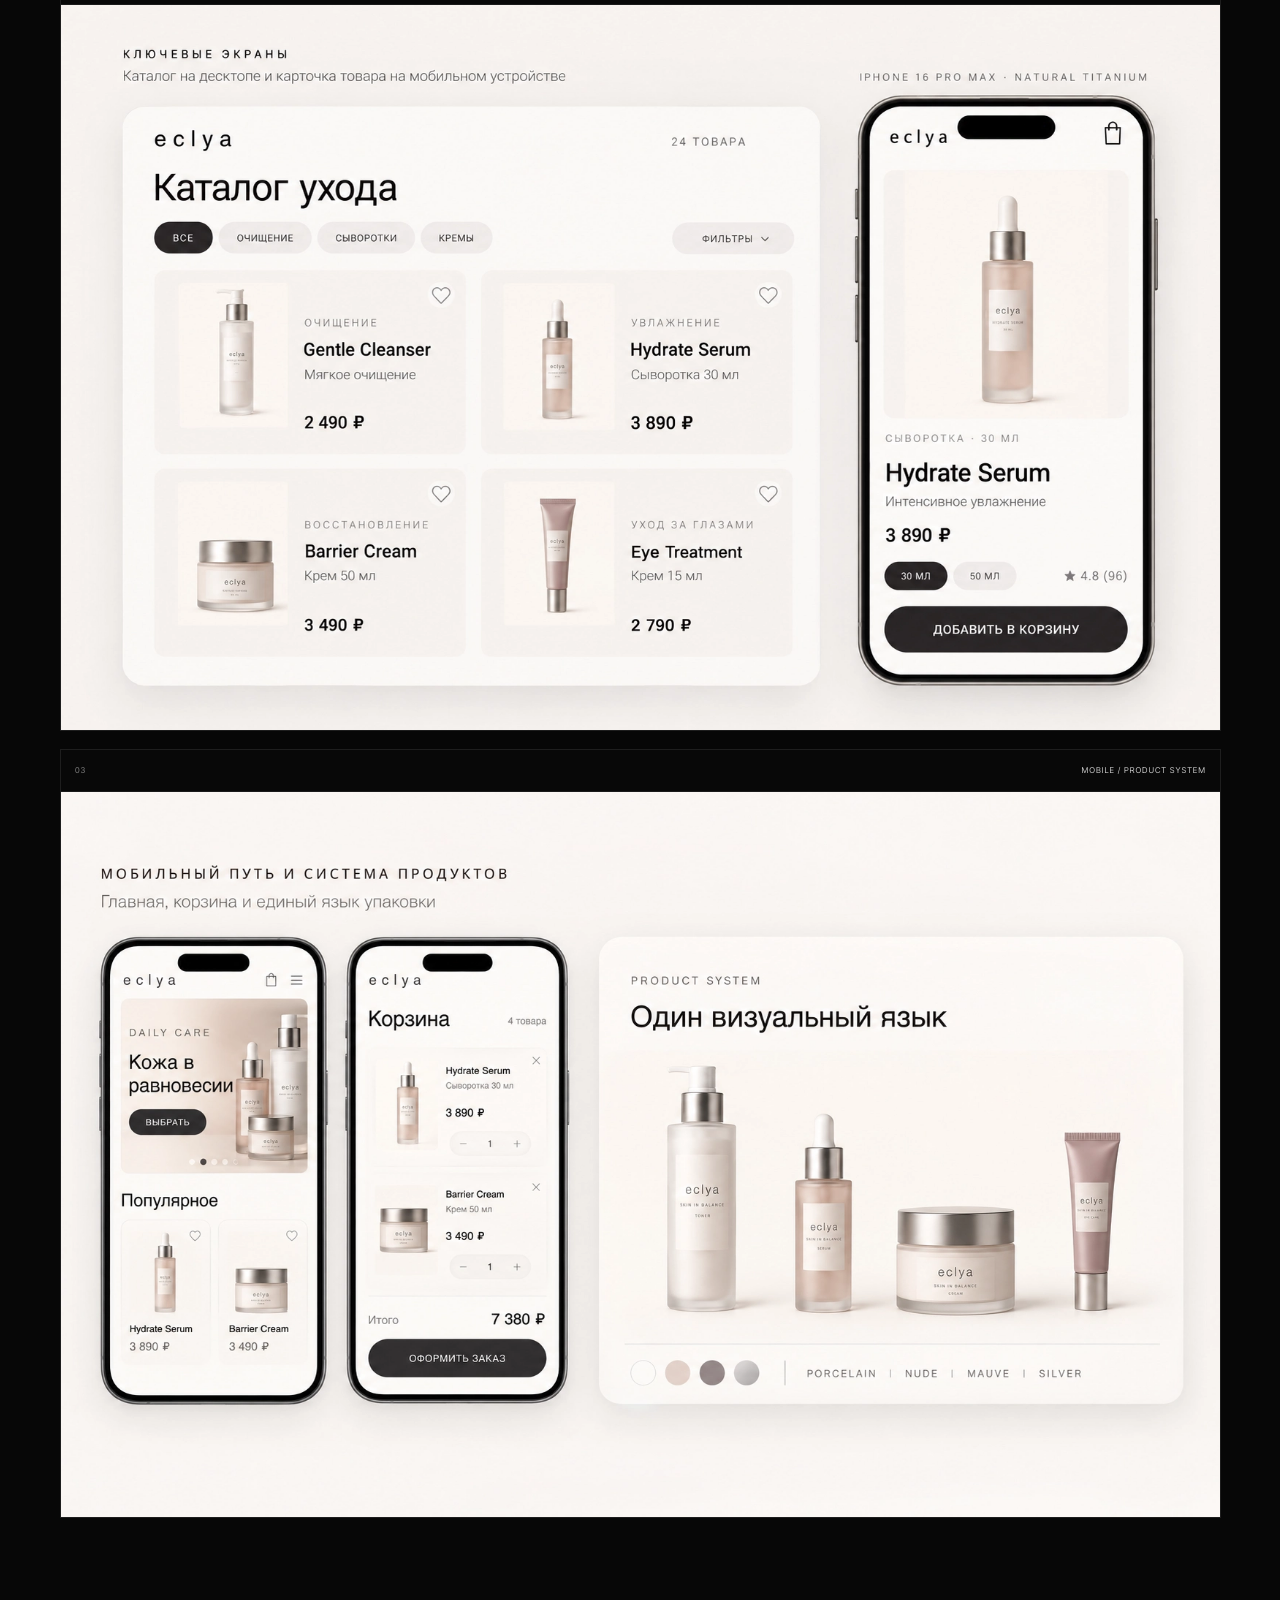
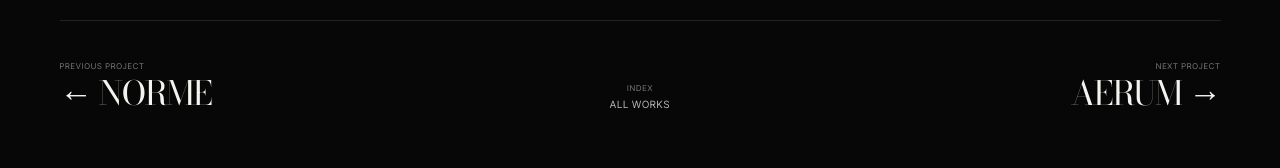
<file: cases/eclya.html>
<!DOCTYPE html>

<html lang="en"><head><meta charset="utf-8"/><meta content="width=device-width, initial-scale=1, viewport-fit=cover" name="viewport"/><meta content="#070707" name="theme-color"/>
<title>ECLYA — TEKEA Design Studio</title>
<link href="https://fonts.googleapis.com" rel="preconnect"/><link crossorigin="" href="https://fonts.gstatic.com" rel="preconnect"/>
<link href="https://fonts.googleapis.com/css2?family=Bodoni+Moda:opsz,wght@6..96,400;6..96,500&amp;family=Inter+Tight:wght@300;400;500;600&amp;family=Italianno&amp;display=swap" rel="stylesheet"/>
<link href="../css/main.css?v=3.25" rel="stylesheet"/><link href="../assets/tekea-mark.svg" rel="icon" type="image/svg+xml"/>
<meta content="ECLYA case study by TEKEA Design Studio — E-commerce / Product Design." name="description"/><meta content="website" property="og:type"/><meta content="ECLYA — TEKEA Design Studio" property="og:title"/><meta content="ECLYA case study by TEKEA Design Studio — E-commerce / Product Design." property="og:description"/><meta content="summary_large_image" name="twitter:card"/><meta content="index, follow, max-image-preview:large, max-snippet:-1, max-video-preview:-1" name="robots"/><meta content="dark" name="color-scheme"/><meta content="https://tekeadesign.ru/assets/og-tekea.jpg" property="og:image"/><meta content="1200" property="og:image:width"/><meta content="630" property="og:image:height"/><meta content="https://tekeadesign.ru/assets/og-tekea.jpg" name="twitter:image"/><link href="../assets/apple-touch-icon.png" rel="apple-touch-icon" sizes="180x180"/><link href="../assets/favicon-32.png" rel="icon" sizes="32x32" type="image/png"/><link href="../site.webmanifest" rel="manifest"/>
<link href="https://tekeadesign.ru/cases/eclya.html" rel="canonical"/>
<meta content="https://tekeadesign.ru/cases/eclya.html" property="og:url"/>
<meta content="TEKEA Design Studio" property="og:site_name"/>
<meta content="en_US" property="og:locale"/>
<meta content="ru_RU" property="og:locale:alternate"/>
<meta content="https://tekeadesign.ru/assets/og-tekea.jpg" property="og:image:secure_url"/>
<meta content="TEKEA Design Studio" property="og:image:alt"/>
<meta content="ECLYA — TEKEA Design Studio" name="twitter:title"/>
<meta content="ECLYA case study by TEKEA Design Studio — E-commerce / Product Design." name="twitter:description"/>
<meta content="TEKEA Design Studio" name="twitter:image:alt"/>
</head>
<body class="inner-page case-page"><div aria-hidden="true" class="grain"></div>
<header class="inner-header"><a aria-label="TEKEA Design Studio — home" class="brand" href="../index.html"><img alt="" aria-hidden="true" class="brand__mark" src="../assets/tekea-mark.svg"/><span class="brand__type"><span class="brand__name">TEKEA</span><span class="brand__sub">Design Studio</span></span></a><nav class="inner-header__nav"><a aria-current="page" class="is-active" href="../works.html">WORK</a><a href="../services.html">SERVICES</a><a href="../merch.html">MERCH</a><a href="../about.html">ABOUT</a><a href="../index.html#contact">CONTACT</a></nav><div class="inner-header__tools"><div aria-label="Language / Язык" class="lang-switch"><button aria-label="Русский" aria-pressed="false" data-lang="ru" type="button">RU</button><button aria-label="English" aria-pressed="false" data-lang="en" type="button">EN</button></div><a class="inner-header__back" href="../works.html">← ALL WORKS</a></div></header>
<main>
<section class="case-hero case-hero--real"><div class="case-hero__top"><div><p class="case-eyebrow">TEKEA / CASE STUDY · E-COMMERCE / PRODUCT DESIGN</p><h1 class="case-title">ECLYA</h1></div><div class="case-meta"><div><b>SERVICE</b>E-commerce / Product Design</div><div><b>YEAR</b>2026</div><div><b>FORMAT</b>Concept / Personal Case</div><div><b>STATUS</b>Selected Work</div></div></div><div class="case-cover case-cover--real"><img alt="ECLYA project cover" data-fullres="../assets/cases/eclya-cover-2560.webp" decoding="async" fetchpriority="high" height="1001" sizes="100vw" src="../assets/cases/eclya-cover-1280.webp" srcset="../assets/cases/eclya-cover-768.webp 768w, ../assets/cases/eclya-cover-1280.webp 1280w, ../assets/cases/eclya-cover-2560.webp 2560w" width="1280"/></div></section>
<div class="case-body">
<section class="case-section case-section--intro"><div class="case-section__label">01 / OVERVIEW</div><div><p class="case-kicker">THE PROJECT</p><h2>BUILT AS ONE SYSTEM<br/>FROM THE START</h2><p>A premium skincare e-commerce concept designed as a calm path from product discovery to purchase, with the product itself remaining the main visual focus.</p></div></section>
<section class="case-section case-section--direction"><div class="case-section__label">02 / DIRECTION</div><div><h2>VISUAL DIRECTION</h2><p>Soft neutral tones, generous spacing and a consistent component language connect catalogue, product cards, cart and mobile checkout. The experience is quiet, tactile and product-led.</p><div class="case-tags"><span>E-commerce</span><span>Product design</span><span>UX/UI</span><span>Mobile checkout</span></div></div></section>
<section class="case-modules"><div class="case-modules__head"><span class="case-section__label">03 / PROJECT MODULES</span><h2>THE PROJECT, BLOCK BY BLOCK</h2><p>Each part of the case is presented as a dedicated high-resolution frame, preserving detail, typography and visual rhythm.</p></div><div class="case-modules__list"><figure class="case-module reveal-on-scroll"><figcaption class="case-module__caption"><span>01</span><span>E-COMMERCE HERO</span></figcaption><img alt="ECLYA — E-COMMERCE HERO" data-fullres="../assets/cases/modules/eclya-01-full.webp" decoding="async" height="563" loading="lazy" sizes="(max-width: 900px) 100vw, 1586px" src="../assets/cases/modules/eclya-01-900.webp" srcset="../assets/cases/modules/eclya-01-900.webp 900w, ../assets/cases/modules/eclya-01-full.webp 1600w" width="900"/></figure><figure class="case-module reveal-on-scroll"><figcaption class="case-module__caption"><span>02</span><span>KEY SCREENS</span></figcaption><img alt="ECLYA — KEY SCREENS" data-fullres="../assets/cases/modules/eclya-02-full.webp" decoding="async" height="563" loading="lazy" sizes="(max-width: 900px) 100vw, 1586px" src="../assets/cases/modules/eclya-02-900.webp" srcset="../assets/cases/modules/eclya-02-900.webp 900w, ../assets/cases/modules/eclya-02-full.webp 1600w" width="900"/></figure><figure class="case-module reveal-on-scroll"><figcaption class="case-module__caption"><span>03</span><span>MOBILE / PRODUCT SYSTEM</span></figcaption><img alt="ECLYA — MOBILE / PRODUCT SYSTEM" data-fullres="../assets/cases/modules/eclya-03-full.webp" decoding="async" height="563" loading="lazy" sizes="(max-width: 900px) 100vw, 1586px" src="../assets/cases/modules/eclya-03-900.webp" srcset="../assets/cases/modules/eclya-03-900.webp 900w, ../assets/cases/modules/eclya-03-full.webp 1600w" width="900"/></figure></div></section></div>
<nav class="case-nav case-nav--v36"><a href="norme.html"><span>PREVIOUS PROJECT</span>← NORME</a><a class="case-nav__all" href="../works.html"><span>INDEX</span>ALL WORKS</a><a href="aerum.html"><span>NEXT PROJECT</span>AERUM →</a></nav>
</main><script src="../js/main.js?v=3.25"></script><script src="../js/lang.js?v=3.25"></script></body></html>
</file>
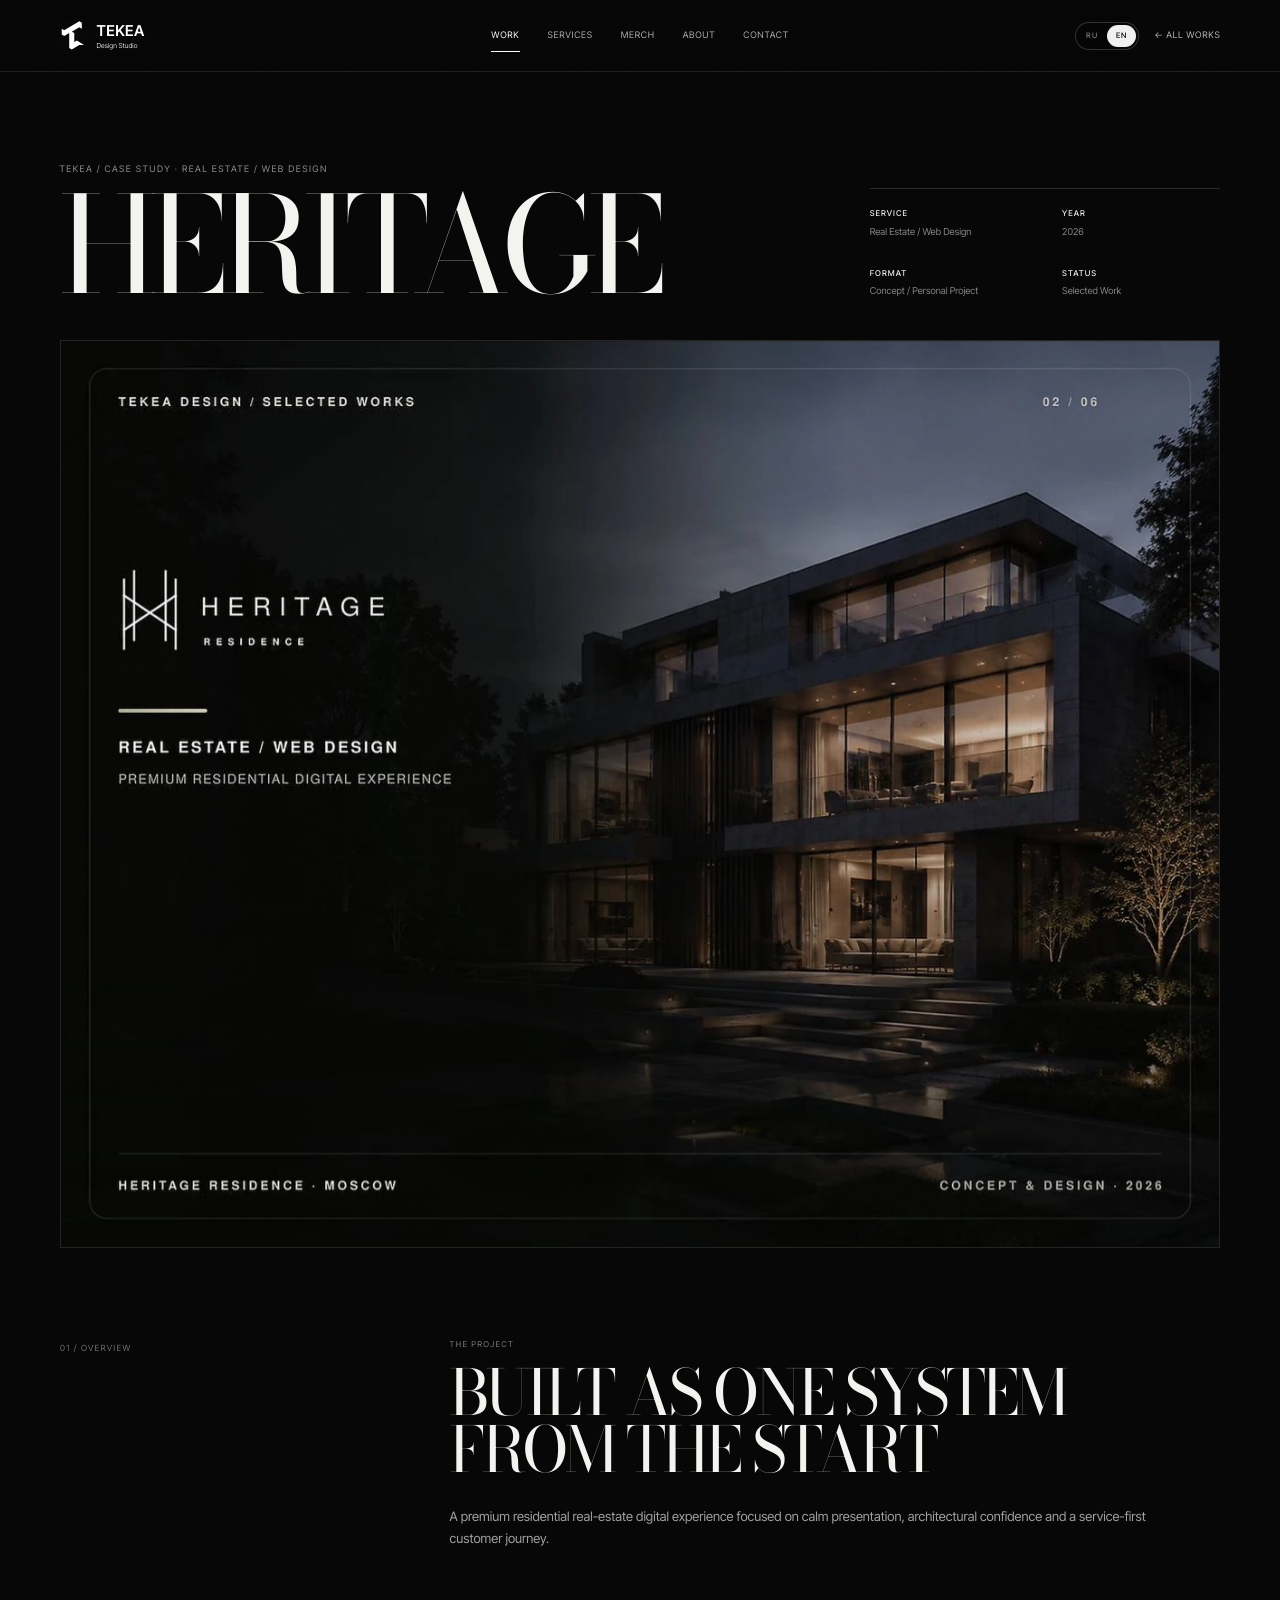
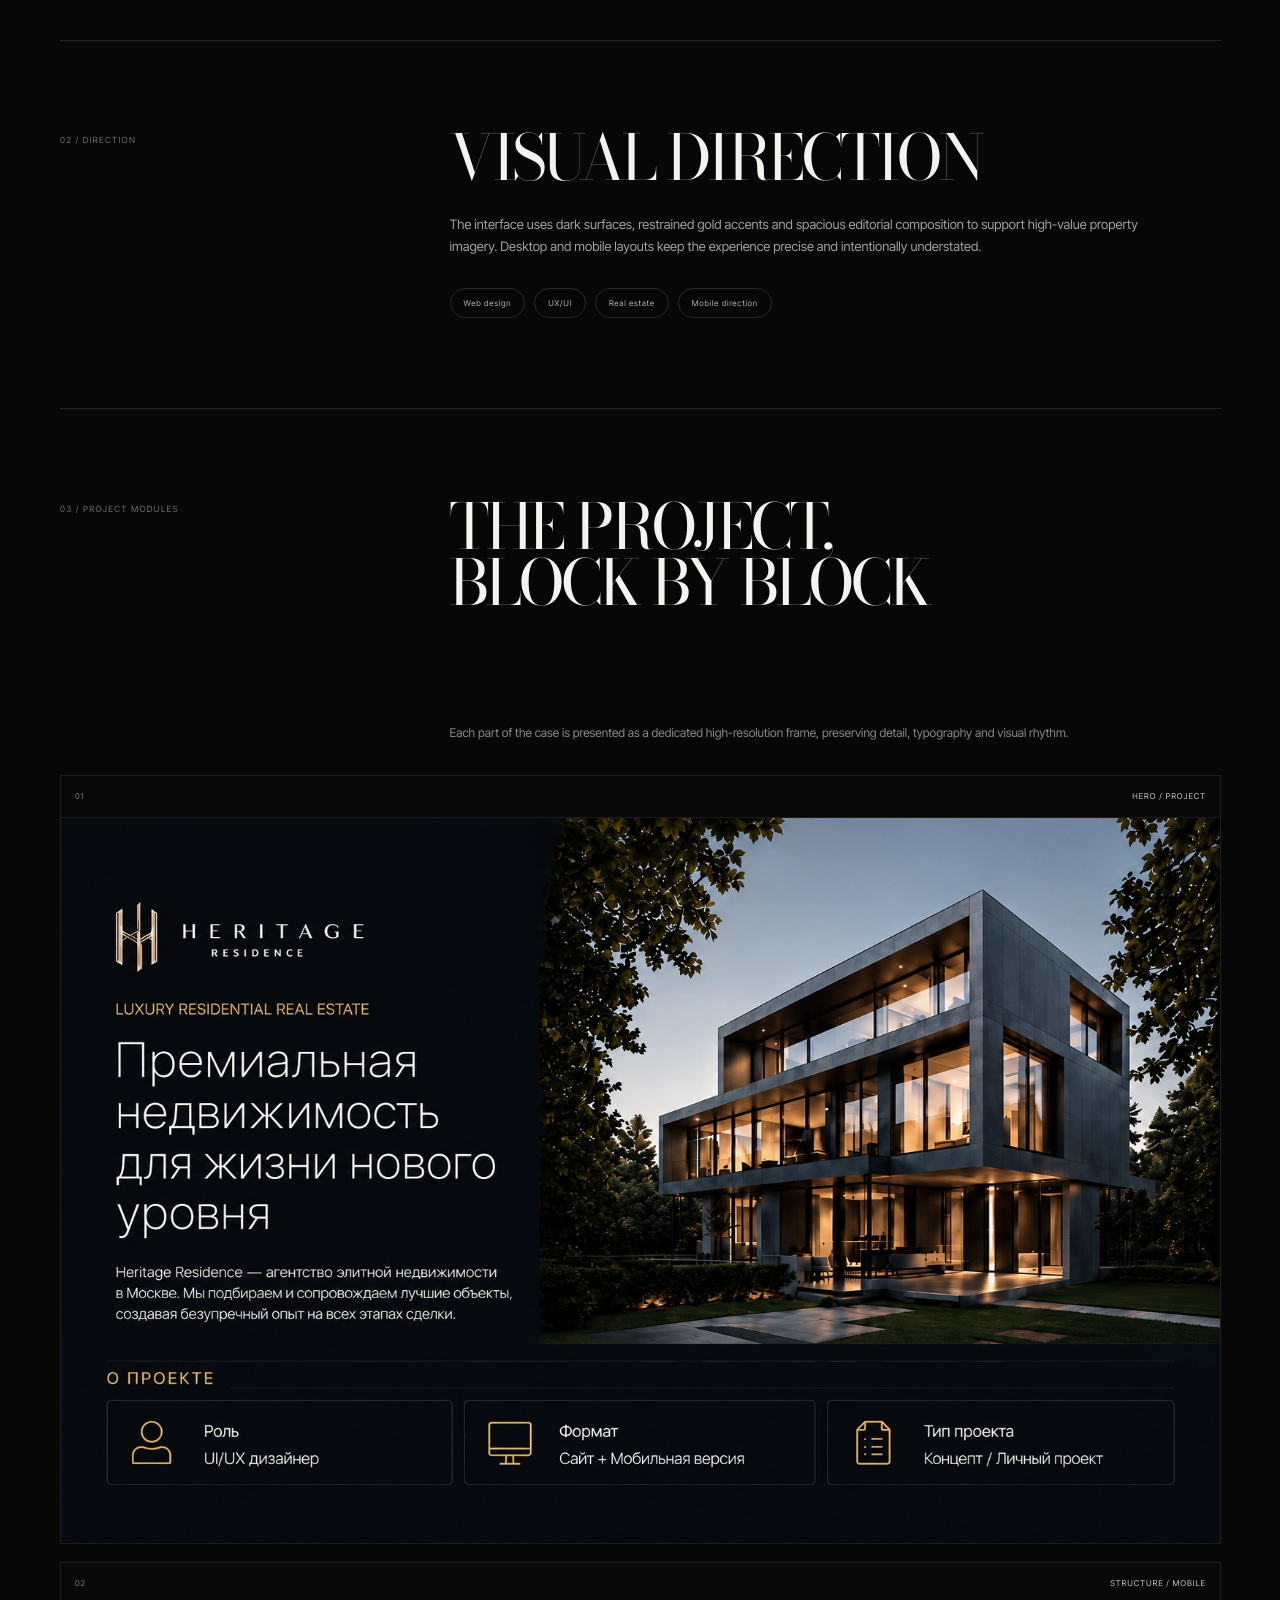
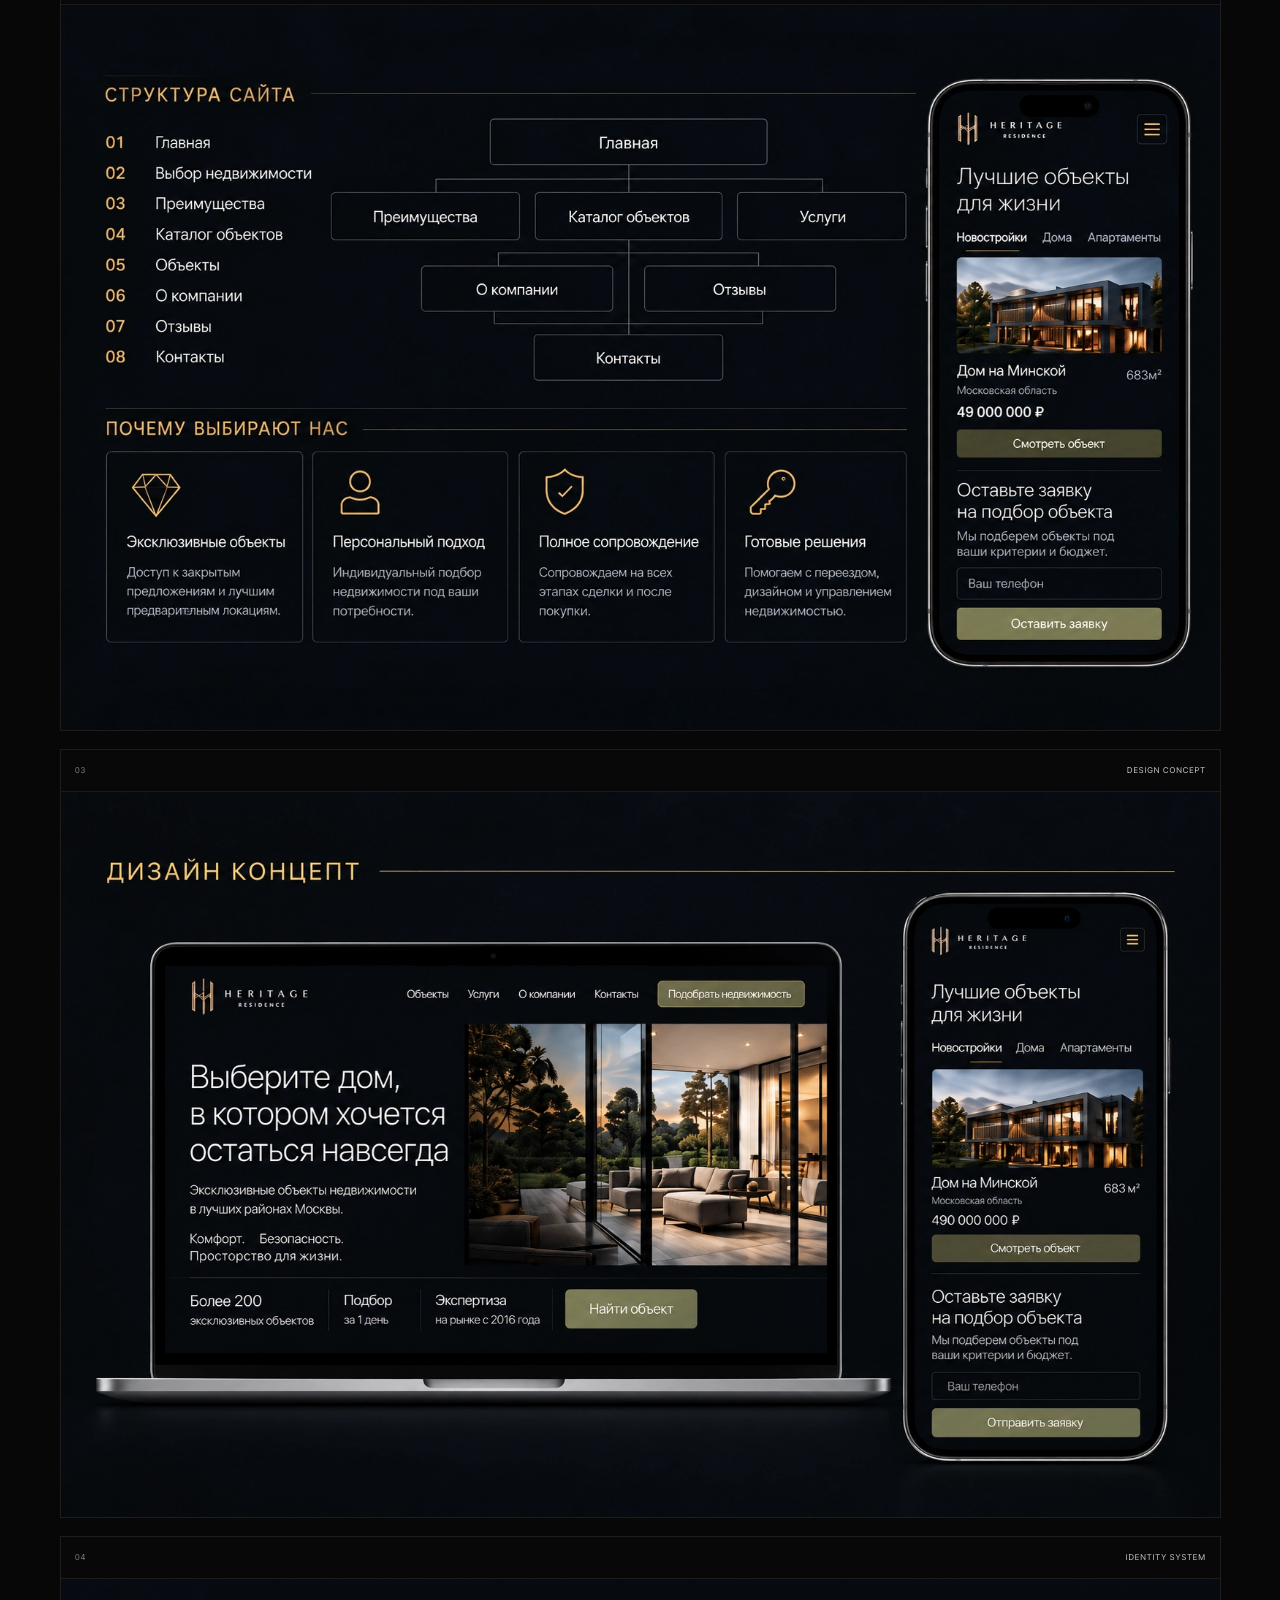
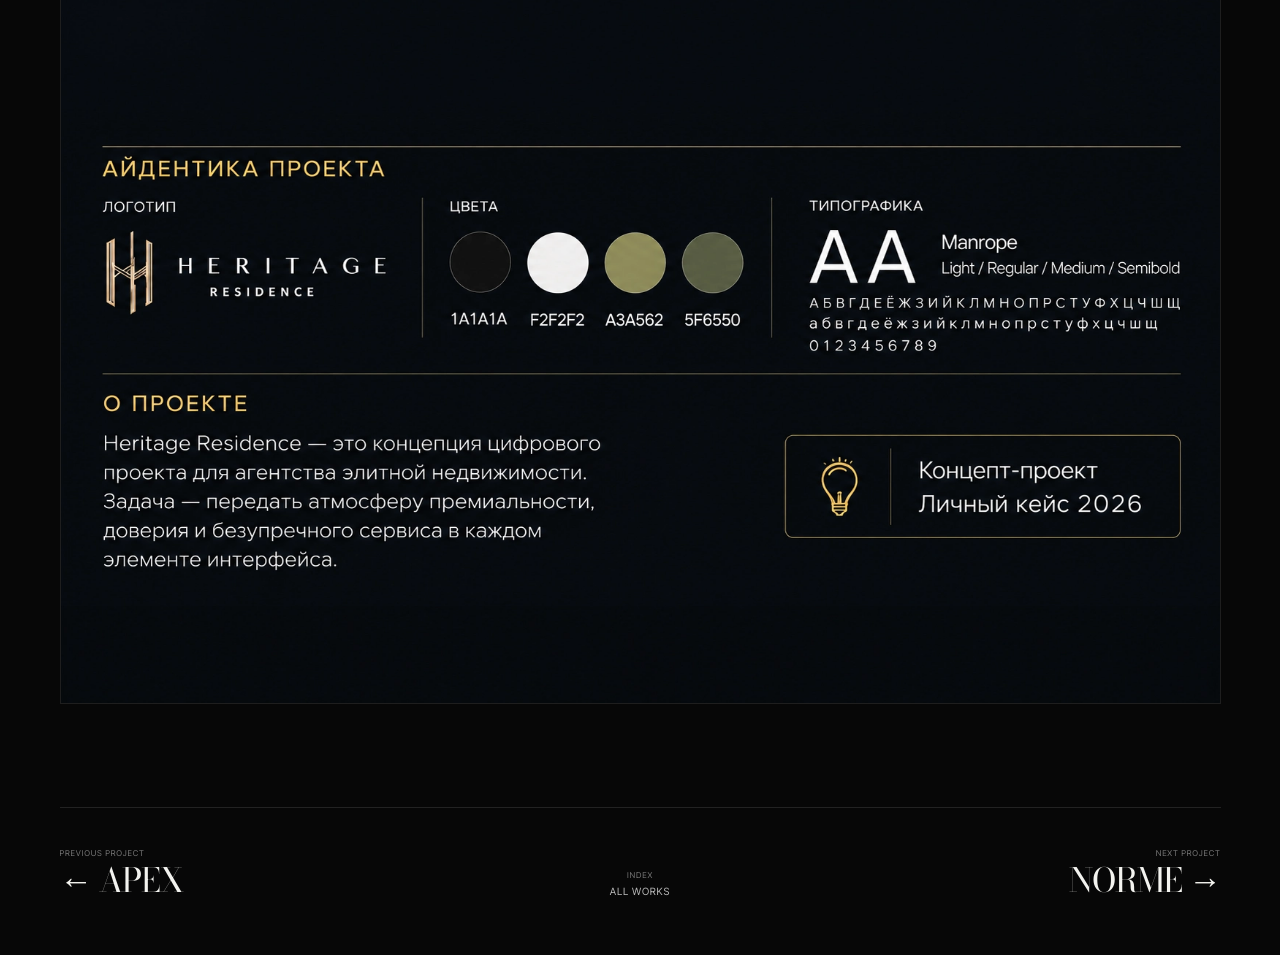
<file: cases/heritage.html>
<!DOCTYPE html>

<html lang="en"><head><meta charset="utf-8"/><meta content="width=device-width, initial-scale=1, viewport-fit=cover" name="viewport"/><meta content="#070707" name="theme-color"/>
<title>HERITAGE — TEKEA Design Studio</title>
<link href="https://fonts.googleapis.com" rel="preconnect"/><link crossorigin="" href="https://fonts.gstatic.com" rel="preconnect"/>
<link href="https://fonts.googleapis.com/css2?family=Bodoni+Moda:opsz,wght@6..96,400;6..96,500&amp;family=Inter+Tight:wght@300;400;500;600&amp;family=Italianno&amp;display=swap" rel="stylesheet"/>
<link href="../css/main.css?v=3.25" rel="stylesheet"/><link href="../assets/tekea-mark.svg" rel="icon" type="image/svg+xml"/>
<meta content="HERITAGE case study by TEKEA Design Studio — Real Estate / Web Design." name="description"/><meta content="website" property="og:type"/><meta content="HERITAGE — TEKEA Design Studio" property="og:title"/><meta content="HERITAGE case study by TEKEA Design Studio — Real Estate / Web Design." property="og:description"/><meta content="summary_large_image" name="twitter:card"/><meta content="index, follow, max-image-preview:large, max-snippet:-1, max-video-preview:-1" name="robots"/><meta content="dark" name="color-scheme"/><meta content="https://tekeadesign.ru/assets/og-tekea.jpg" property="og:image"/><meta content="1200" property="og:image:width"/><meta content="630" property="og:image:height"/><meta content="https://tekeadesign.ru/assets/og-tekea.jpg" name="twitter:image"/><link href="../assets/apple-touch-icon.png" rel="apple-touch-icon" sizes="180x180"/><link href="../assets/favicon-32.png" rel="icon" sizes="32x32" type="image/png"/><link href="../site.webmanifest" rel="manifest"/>
<link href="https://tekeadesign.ru/cases/heritage.html" rel="canonical"/>
<meta content="https://tekeadesign.ru/cases/heritage.html" property="og:url"/>
<meta content="TEKEA Design Studio" property="og:site_name"/>
<meta content="en_US" property="og:locale"/>
<meta content="ru_RU" property="og:locale:alternate"/>
<meta content="https://tekeadesign.ru/assets/og-tekea.jpg" property="og:image:secure_url"/>
<meta content="TEKEA Design Studio" property="og:image:alt"/>
<meta content="HERITAGE — TEKEA Design Studio" name="twitter:title"/>
<meta content="HERITAGE case study by TEKEA Design Studio — Real Estate / Web Design." name="twitter:description"/>
<meta content="TEKEA Design Studio" name="twitter:image:alt"/>
</head>
<body class="inner-page case-page"><div aria-hidden="true" class="grain"></div>
<header class="inner-header"><a aria-label="TEKEA Design Studio — home" class="brand" href="../index.html"><img alt="" aria-hidden="true" class="brand__mark" src="../assets/tekea-mark.svg"/><span class="brand__type"><span class="brand__name">TEKEA</span><span class="brand__sub">Design Studio</span></span></a><nav class="inner-header__nav"><a aria-current="page" class="is-active" href="../works.html">WORK</a><a href="../services.html">SERVICES</a><a href="../merch.html">MERCH</a><a href="../about.html">ABOUT</a><a href="../index.html#contact">CONTACT</a></nav><div class="inner-header__tools"><div aria-label="Language / Язык" class="lang-switch"><button aria-label="Русский" aria-pressed="false" data-lang="ru" type="button">RU</button><button aria-label="English" aria-pressed="false" data-lang="en" type="button">EN</button></div><a class="inner-header__back" href="../works.html">← ALL WORKS</a></div></header>
<main>
<section class="case-hero case-hero--real"><div class="case-hero__top"><div><p class="case-eyebrow">TEKEA / CASE STUDY · REAL ESTATE / WEB DESIGN</p><h1 class="case-title">HERITAGE</h1></div><div class="case-meta"><div><b>SERVICE</b>Real Estate / Web Design</div><div><b>YEAR</b>2026</div><div><b>FORMAT</b>Concept / Personal Project</div><div><b>STATUS</b>Selected Work</div></div></div><div class="case-cover case-cover--real"><img alt="HERITAGE project cover" data-fullres="../assets/cases/heritage-cover-2560.webp" decoding="async" fetchpriority="high" height="1001" sizes="100vw" src="../assets/cases/heritage-cover-1280.webp" srcset="../assets/cases/heritage-cover-768.webp 768w, ../assets/cases/heritage-cover-1280.webp 1280w, ../assets/cases/heritage-cover-2560.webp 2560w" width="1280"/></div></section>
<div class="case-body">
<section class="case-section case-section--intro"><div class="case-section__label">01 / OVERVIEW</div><div><p class="case-kicker">THE PROJECT</p><h2>BUILT AS ONE SYSTEM<br/>FROM THE START</h2><p>A premium residential real-estate digital experience focused on calm presentation, architectural confidence and a service-first customer journey.</p></div></section>
<section class="case-section case-section--direction"><div class="case-section__label">02 / DIRECTION</div><div><h2>VISUAL DIRECTION</h2><p>The interface uses dark surfaces, restrained gold accents and spacious editorial composition to support high-value property imagery. Desktop and mobile layouts keep the experience precise and intentionally understated.</p><div class="case-tags"><span>Web design</span><span>UX/UI</span><span>Real estate</span><span>Mobile direction</span></div></div></section>
<section class="case-modules"><div class="case-modules__head"><span class="case-section__label">03 / PROJECT MODULES</span><h2>THE PROJECT, BLOCK BY BLOCK</h2><p>Each part of the case is presented as a dedicated high-resolution frame, preserving detail, typography and visual rhythm.</p></div><div class="case-modules__list"><figure class="case-module reveal-on-scroll"><figcaption class="case-module__caption"><span>01</span><span>HERO / PROJECT</span></figcaption><img alt="HERITAGE — HERO / PROJECT" data-fullres="../assets/cases/modules/heritage-01-full.webp" decoding="async" height="563" loading="lazy" sizes="(max-width: 900px) 100vw, 1586px" src="../assets/cases/modules/heritage-01-900.webp" srcset="../assets/cases/modules/heritage-01-900.webp 900w, ../assets/cases/modules/heritage-01-full.webp 1600w" width="900"/></figure><figure class="case-module reveal-on-scroll"><figcaption class="case-module__caption"><span>02</span><span>STRUCTURE / MOBILE</span></figcaption><img alt="HERITAGE — STRUCTURE / MOBILE" data-fullres="../assets/cases/modules/heritage-02-full.webp" decoding="async" height="563" loading="lazy" sizes="(max-width: 900px) 100vw, 1586px" src="../assets/cases/modules/heritage-02-900.webp" srcset="../assets/cases/modules/heritage-02-900.webp 900w, ../assets/cases/modules/heritage-02-full.webp 1600w" width="900"/></figure><figure class="case-module reveal-on-scroll"><figcaption class="case-module__caption"><span>03</span><span>DESIGN CONCEPT</span></figcaption><img alt="HERITAGE — DESIGN CONCEPT" data-fullres="../assets/cases/modules/heritage-03-full.webp" decoding="async" height="563" loading="lazy" sizes="(max-width: 900px) 100vw, 1586px" src="../assets/cases/modules/heritage-03-900.webp" srcset="../assets/cases/modules/heritage-03-900.webp 900w, ../assets/cases/modules/heritage-03-full.webp 1600w" width="900"/></figure><figure class="case-module reveal-on-scroll"><figcaption class="case-module__caption"><span>04</span><span>IDENTITY SYSTEM</span></figcaption><img alt="HERITAGE — IDENTITY SYSTEM" data-fullres="../assets/cases/modules/heritage-04-full.webp" decoding="async" height="563" loading="lazy" sizes="(max-width: 900px) 100vw, 1586px" src="../assets/cases/modules/heritage-04-900.webp" srcset="../assets/cases/modules/heritage-04-900.webp 900w, ../assets/cases/modules/heritage-04-full.webp 1600w" width="900"/></figure></div></section></div>
<nav class="case-nav case-nav--v36"><a href="apex.html"><span>PREVIOUS PROJECT</span>← APEX</a><a class="case-nav__all" href="../works.html"><span>INDEX</span>ALL WORKS</a><a href="norme.html"><span>NEXT PROJECT</span>NORME →</a></nav>
</main><script src="../js/main.js?v=3.25"></script><script src="../js/lang.js?v=3.25"></script></body></html>
</file>
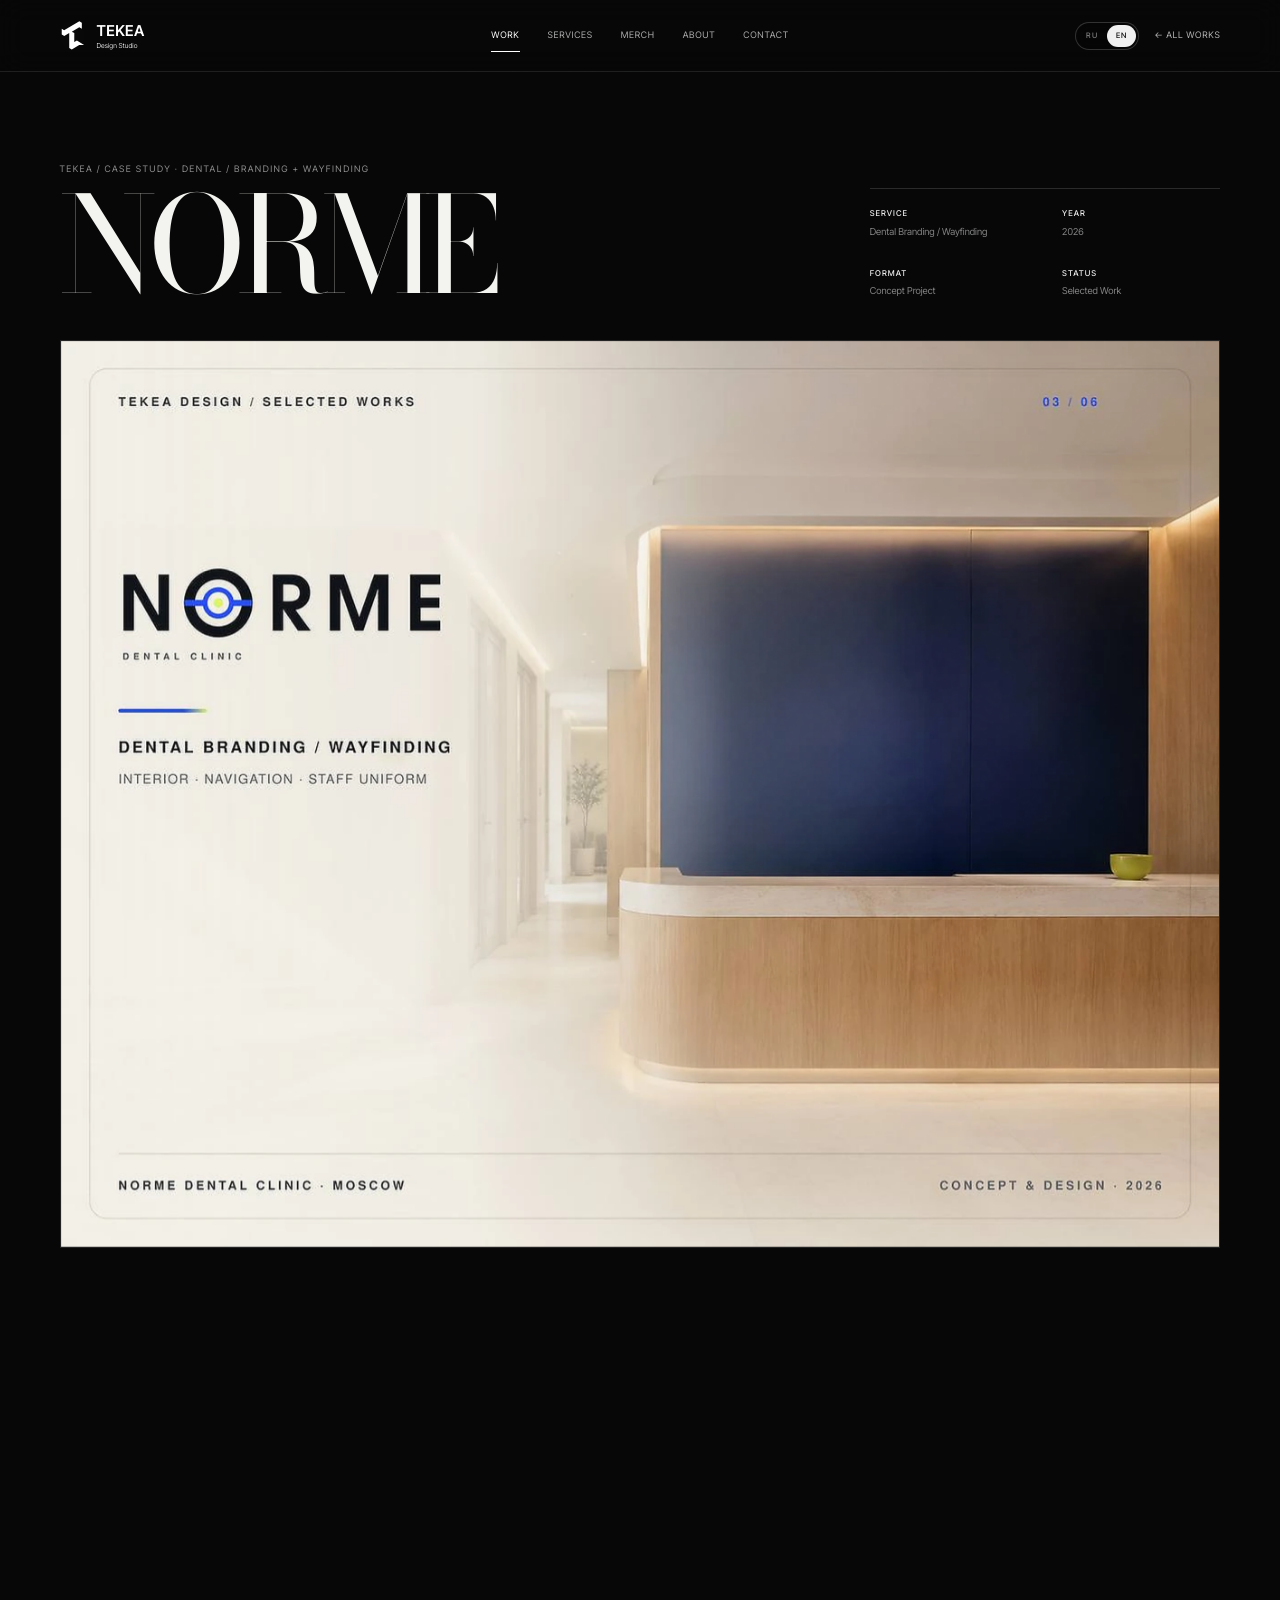
<file: cases/norme.html>
<!DOCTYPE html>

<html lang="en"><head><meta charset="utf-8"/><meta content="width=device-width, initial-scale=1, viewport-fit=cover" name="viewport"/><meta content="#070707" name="theme-color"/>
<title>NORME — TEKEA Design Studio</title>
<link href="https://fonts.googleapis.com" rel="preconnect"/><link crossorigin="" href="https://fonts.gstatic.com" rel="preconnect"/>
<link href="https://fonts.googleapis.com/css2?family=Bodoni+Moda:opsz,wght@6..96,400;6..96,500&amp;family=Inter+Tight:wght@300;400;500;600&amp;family=Italianno&amp;display=swap" rel="stylesheet"/>
<link href="../css/main.css?v=3.25" rel="stylesheet"/><link href="../assets/tekea-mark.svg" rel="icon" type="image/svg+xml"/>
<meta content="NORME case study by TEKEA Design Studio — Dental Branding / Wayfinding." name="description"/><meta content="website" property="og:type"/><meta content="NORME — TEKEA Design Studio" property="og:title"/><meta content="NORME case study by TEKEA Design Studio — Dental Branding / Wayfinding." property="og:description"/><meta content="summary_large_image" name="twitter:card"/><meta content="index, follow, max-image-preview:large, max-snippet:-1, max-video-preview:-1" name="robots"/><meta content="dark" name="color-scheme"/><meta content="https://tekeadesign.ru/assets/og-tekea.jpg" property="og:image"/><meta content="1200" property="og:image:width"/><meta content="630" property="og:image:height"/><meta content="https://tekeadesign.ru/assets/og-tekea.jpg" name="twitter:image"/><link href="../assets/apple-touch-icon.png" rel="apple-touch-icon" sizes="180x180"/><link href="../assets/favicon-32.png" rel="icon" sizes="32x32" type="image/png"/><link href="../site.webmanifest" rel="manifest"/>
<link href="https://tekeadesign.ru/cases/norme.html" rel="canonical"/>
<meta content="https://tekeadesign.ru/cases/norme.html" property="og:url"/>
<meta content="TEKEA Design Studio" property="og:site_name"/>
<meta content="en_US" property="og:locale"/>
<meta content="ru_RU" property="og:locale:alternate"/>
<meta content="https://tekeadesign.ru/assets/og-tekea.jpg" property="og:image:secure_url"/>
<meta content="TEKEA Design Studio" property="og:image:alt"/>
<meta content="NORME — TEKEA Design Studio" name="twitter:title"/>
<meta content="NORME case study by TEKEA Design Studio — Dental Branding / Wayfinding." name="twitter:description"/>
<meta content="TEKEA Design Studio" name="twitter:image:alt"/>
</head>
<body class="inner-page case-page"><div aria-hidden="true" class="grain"></div>
<header class="inner-header"><a aria-label="TEKEA Design Studio — home" class="brand" href="../index.html"><img alt="" aria-hidden="true" class="brand__mark" src="../assets/tekea-mark.svg"/><span class="brand__type"><span class="brand__name">TEKEA</span><span class="brand__sub">Design Studio</span></span></a><nav class="inner-header__nav"><a aria-current="page" class="is-active" href="../works.html">WORK</a><a href="../services.html">SERVICES</a><a href="../merch.html">MERCH</a><a href="../about.html">ABOUT</a><a href="../index.html#contact">CONTACT</a></nav><div class="inner-header__tools"><div aria-label="Language / Язык" class="lang-switch"><button aria-label="Русский" aria-pressed="false" data-lang="ru" type="button">RU</button><button aria-label="English" aria-pressed="false" data-lang="en" type="button">EN</button></div><a class="inner-header__back" href="../works.html">← ALL WORKS</a></div></header>
<main>
<section class="case-hero case-hero--real"><div class="case-hero__top"><div><p class="case-eyebrow">TEKEA / CASE STUDY · DENTAL / BRANDING + WAYFINDING</p><h1 class="case-title">NORME</h1></div><div class="case-meta"><div><b>SERVICE</b>Dental Branding / Wayfinding</div><div><b>YEAR</b>2026</div><div><b>FORMAT</b>Concept Project</div><div><b>STATUS</b>Selected Work</div></div></div><div class="case-cover case-cover--real"><img alt="NORME project cover" data-fullres="../assets/cases/norme-cover-2560.webp" decoding="async" fetchpriority="high" height="1001" sizes="100vw" src="../assets/cases/norme-cover-1280.webp" srcset="../assets/cases/norme-cover-768.webp 768w, ../assets/cases/norme-cover-1280.webp 1280w, ../assets/cases/norme-cover-2560.webp 2560w" width="1280"/></div></section>
<div class="case-body">
<section class="case-section case-section--intro"><div class="case-section__label">01 / OVERVIEW</div><div><p class="case-kicker">THE PROJECT</p><h2>BUILT AS ONE SYSTEM<br/>FROM THE START</h2><p>A dental clinic identity extended beyond the logo into the physical environment: facade signage, internal navigation and staff apparel.</p></div></section>
<section class="case-section case-section--direction"><div class="case-section__label">02 / DIRECTION</div><div><h2>VISUAL DIRECTION</h2><p>The system balances clinical precision with a warmer architectural context. A compact symbol, disciplined typography and a blue-to-lime accent create a recognizable language across space and uniform applications.</p><div class="case-tags"><span>Brand identity</span><span>Wayfinding</span><span>Environmental design</span><span>Apparel</span></div></div></section>
<section class="case-modules"><div class="case-modules__head"><span class="case-section__label">03 / PROJECT MODULES</span><h2>THE PROJECT, BLOCK BY BLOCK</h2><p>Each part of the case is presented as a dedicated high-resolution frame, preserving detail, typography and visual rhythm.</p></div><div class="case-modules__list"><figure class="case-module reveal-on-scroll"><figcaption class="case-module__caption"><span>01</span><span>FACADE APPLICATION</span></figcaption><img alt="NORME — FACADE APPLICATION" data-fullres="../assets/cases/modules/norme-01-full.webp" decoding="async" height="563" loading="lazy" sizes="(max-width: 900px) 100vw, 1586px" src="../assets/cases/modules/norme-01-900.webp" srcset="../assets/cases/modules/norme-01-900.webp 900w, ../assets/cases/modules/norme-01-full.webp 1600w" width="900"/></figure><figure class="case-module reveal-on-scroll"><figcaption class="case-module__caption"><span>02</span><span>WAYFINDING / UNIFORM</span></figcaption><img alt="NORME — WAYFINDING / UNIFORM" data-fullres="../assets/cases/modules/norme-02-full.webp" decoding="async" height="563" loading="lazy" sizes="(max-width: 900px) 100vw, 1586px" src="../assets/cases/modules/norme-02-900.webp" srcset="../assets/cases/modules/norme-02-900.webp 900w, ../assets/cases/modules/norme-02-full.webp 1600w" width="900"/></figure></div></section></div>
<nav class="case-nav case-nav--v36"><a href="heritage.html"><span>PREVIOUS PROJECT</span>← HERITAGE</a><a class="case-nav__all" href="../works.html"><span>INDEX</span>ALL WORKS</a><a href="eclya.html"><span>NEXT PROJECT</span>ECLYA →</a></nav>
</main><script src="../js/main.js?v=3.25"></script><script src="../js/lang.js?v=3.25"></script></body></html>
</file>
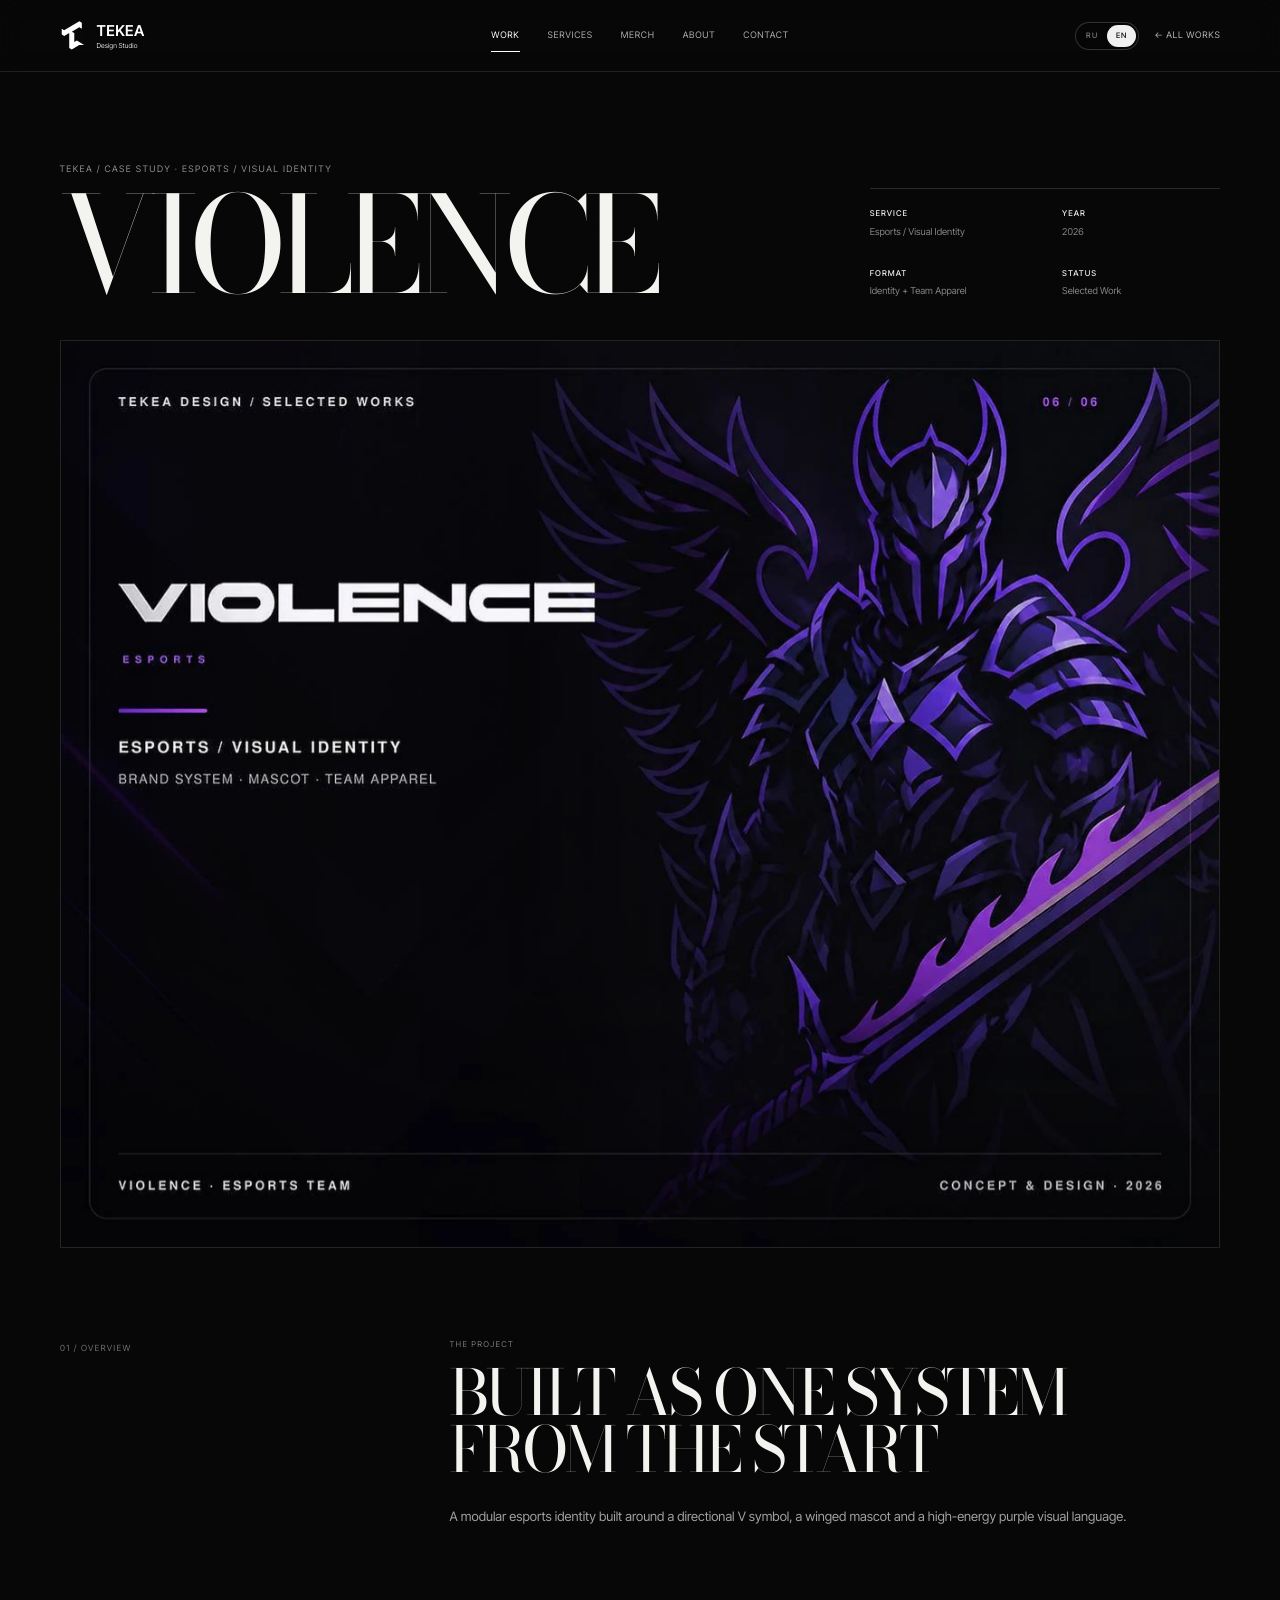
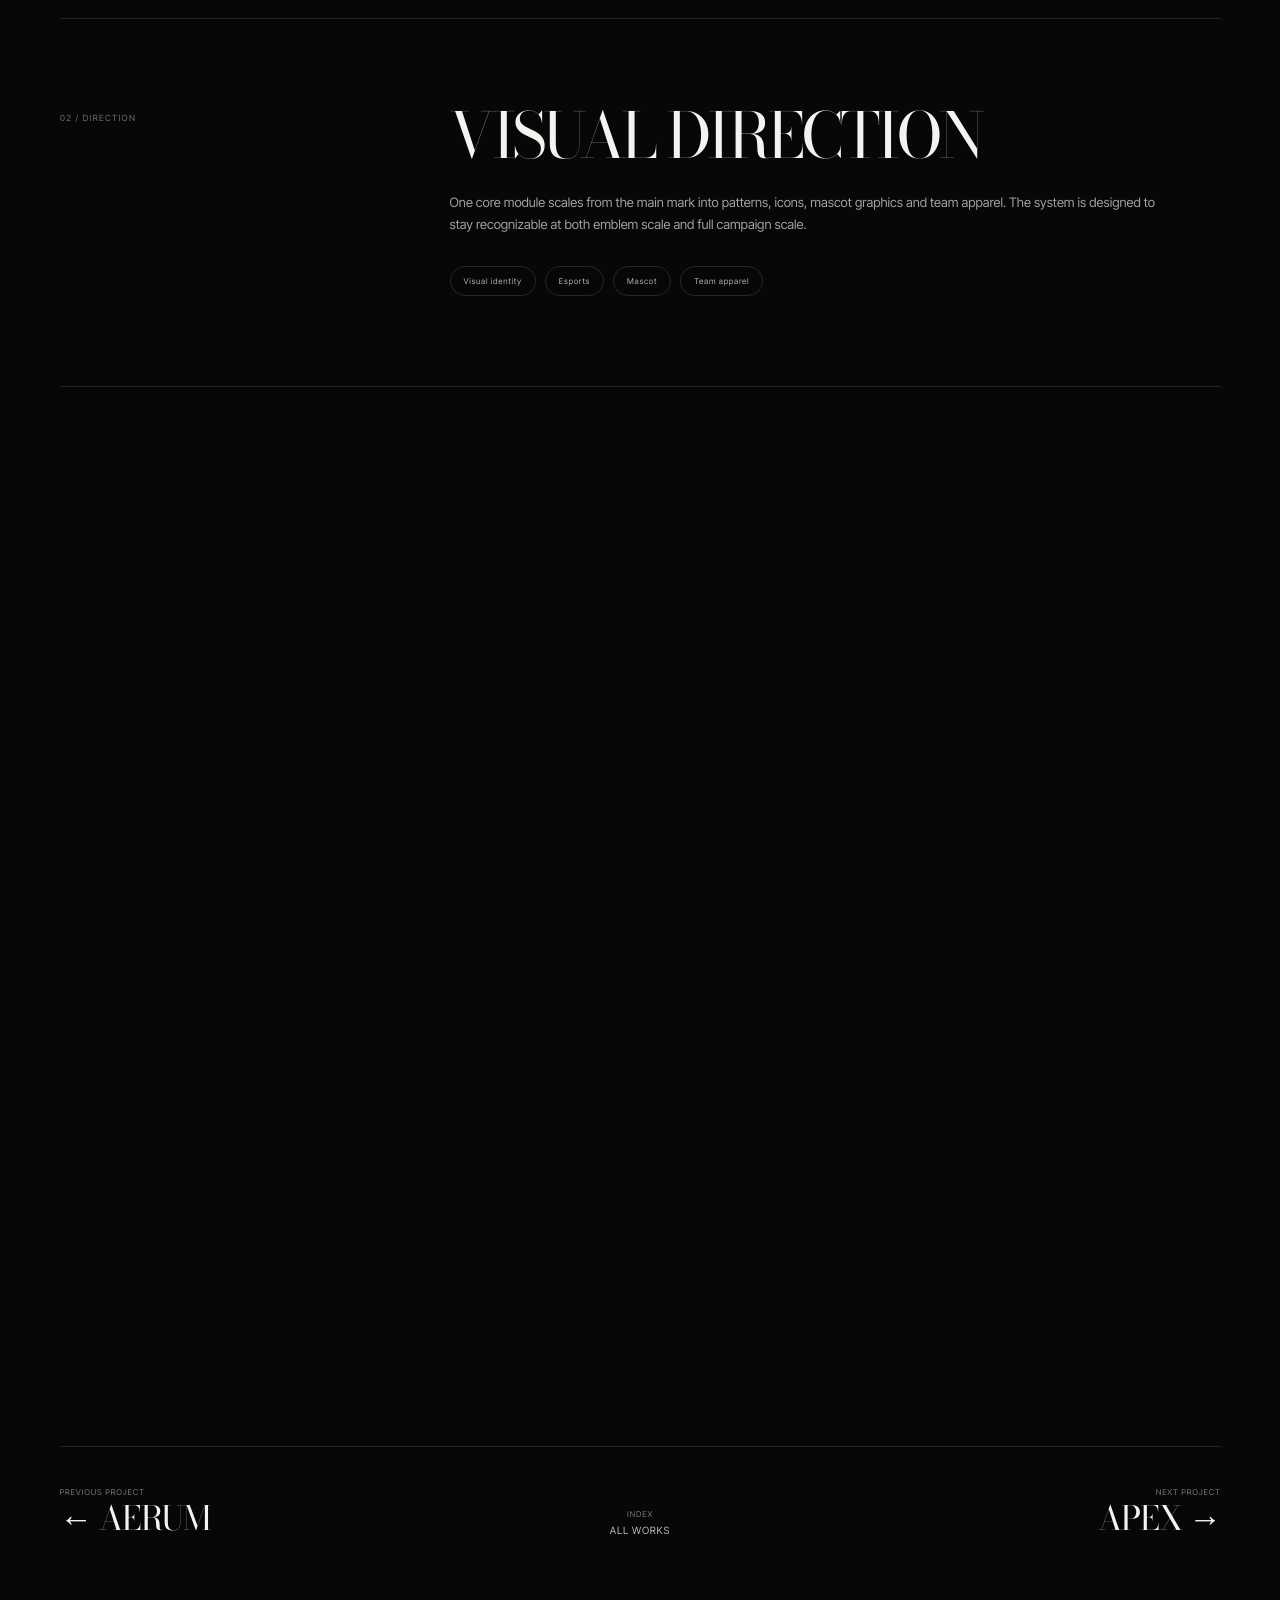
<file: cases/violence.html>
<!DOCTYPE html>

<html lang="en"><head><meta charset="utf-8"/><meta content="width=device-width, initial-scale=1, viewport-fit=cover" name="viewport"/><meta content="#070707" name="theme-color"/>
<title>VIOLENCE — TEKEA Design Studio</title>
<link href="https://fonts.googleapis.com" rel="preconnect"/><link crossorigin="" href="https://fonts.gstatic.com" rel="preconnect"/>
<link href="https://fonts.googleapis.com/css2?family=Bodoni+Moda:opsz,wght@6..96,400;6..96,500&amp;family=Inter+Tight:wght@300;400;500;600&amp;family=Italianno&amp;display=swap" rel="stylesheet"/>
<link href="../css/main.css?v=3.25" rel="stylesheet"/><link href="../assets/tekea-mark.svg" rel="icon" type="image/svg+xml"/>
<meta content="VIOLENCE case study by TEKEA Design Studio — Esports / Visual Identity." name="description"/><meta content="website" property="og:type"/><meta content="VIOLENCE — TEKEA Design Studio" property="og:title"/><meta content="VIOLENCE case study by TEKEA Design Studio — Esports / Visual Identity." property="og:description"/><meta content="summary_large_image" name="twitter:card"/><meta content="index, follow, max-image-preview:large, max-snippet:-1, max-video-preview:-1" name="robots"/><meta content="dark" name="color-scheme"/><meta content="https://tekeadesign.ru/assets/og-tekea.jpg" property="og:image"/><meta content="1200" property="og:image:width"/><meta content="630" property="og:image:height"/><meta content="https://tekeadesign.ru/assets/og-tekea.jpg" name="twitter:image"/><link href="../assets/apple-touch-icon.png" rel="apple-touch-icon" sizes="180x180"/><link href="../assets/favicon-32.png" rel="icon" sizes="32x32" type="image/png"/><link href="../site.webmanifest" rel="manifest"/>
<link href="https://tekeadesign.ru/cases/violence.html" rel="canonical"/>
<meta content="https://tekeadesign.ru/cases/violence.html" property="og:url"/>
<meta content="TEKEA Design Studio" property="og:site_name"/>
<meta content="en_US" property="og:locale"/>
<meta content="ru_RU" property="og:locale:alternate"/>
<meta content="https://tekeadesign.ru/assets/og-tekea.jpg" property="og:image:secure_url"/>
<meta content="TEKEA Design Studio" property="og:image:alt"/>
<meta content="VIOLENCE — TEKEA Design Studio" name="twitter:title"/>
<meta content="VIOLENCE case study by TEKEA Design Studio — Esports / Visual Identity." name="twitter:description"/>
<meta content="TEKEA Design Studio" name="twitter:image:alt"/>
</head>
<body class="inner-page case-page"><div aria-hidden="true" class="grain"></div>
<header class="inner-header"><a aria-label="TEKEA Design Studio — home" class="brand" href="../index.html"><img alt="" aria-hidden="true" class="brand__mark" src="../assets/tekea-mark.svg"/><span class="brand__type"><span class="brand__name">TEKEA</span><span class="brand__sub">Design Studio</span></span></a><nav class="inner-header__nav"><a aria-current="page" class="is-active" href="../works.html">WORK</a><a href="../services.html">SERVICES</a><a href="../merch.html">MERCH</a><a href="../about.html">ABOUT</a><a href="../index.html#contact">CONTACT</a></nav><div class="inner-header__tools"><div aria-label="Language / Язык" class="lang-switch"><button aria-label="Русский" aria-pressed="false" data-lang="ru" type="button">RU</button><button aria-label="English" aria-pressed="false" data-lang="en" type="button">EN</button></div><a class="inner-header__back" href="../works.html">← ALL WORKS</a></div></header>
<main>
<section class="case-hero case-hero--real"><div class="case-hero__top"><div><p class="case-eyebrow">TEKEA / CASE STUDY · ESPORTS / VISUAL IDENTITY</p><h1 class="case-title">VIOLENCE</h1></div><div class="case-meta"><div><b>SERVICE</b>Esports / Visual Identity</div><div><b>YEAR</b>2026</div><div><b>FORMAT</b>Identity + Team Apparel</div><div><b>STATUS</b>Selected Work</div></div></div><div class="case-cover case-cover--real"><img alt="VIOLENCE project cover" data-fullres="../assets/cases/violence-cover-2560.webp" decoding="async" fetchpriority="high" height="1001" sizes="100vw" src="../assets/cases/violence-cover-1280.webp" srcset="../assets/cases/violence-cover-768.webp 768w, ../assets/cases/violence-cover-1280.webp 1280w, ../assets/cases/violence-cover-2560.webp 2560w" width="1280"/></div></section>
<div class="case-body">
<section class="case-section case-section--intro"><div class="case-section__label">01 / OVERVIEW</div><div><p class="case-kicker">THE PROJECT</p><h2>BUILT AS ONE SYSTEM<br/>FROM THE START</h2><p>A modular esports identity built around a directional V symbol, a winged mascot and a high-energy purple visual language.</p></div></section>
<section class="case-section case-section--direction"><div class="case-section__label">02 / DIRECTION</div><div><h2>VISUAL DIRECTION</h2><p>One core module scales from the main mark into patterns, icons, mascot graphics and team apparel. The system is designed to stay recognizable at both emblem scale and full campaign scale.</p><div class="case-tags"><span>Visual identity</span><span>Esports</span><span>Mascot</span><span>Team apparel</span></div></div></section>
<section class="case-modules"><div class="case-modules__head"><span class="case-section__label">03 / PROJECT MODULES</span><h2>THE PROJECT, BLOCK BY BLOCK</h2><p>Each part of the case is presented as a dedicated high-resolution frame, preserving detail, typography and visual rhythm.</p></div><div class="case-modules__list"><figure class="case-module reveal-on-scroll"><figcaption class="case-module__caption"><span>01</span><span>VISUAL IDENTITY</span></figcaption><img alt="VIOLENCE — VISUAL IDENTITY" data-fullres="../assets/cases/modules/violence-01-full.webp" decoding="async" height="633" loading="lazy" sizes="(max-width: 900px) 100vw, 1586px" src="../assets/cases/modules/violence-01-900.webp" srcset="../assets/cases/modules/violence-01-900.webp 900w, ../assets/cases/modules/violence-01-full.webp 1600w" width="900"/></figure><figure class="case-module reveal-on-scroll"><figcaption class="case-module__caption"><span>02</span><span>SYSTEM MODULE</span></figcaption><img alt="VIOLENCE — SYSTEM MODULE" data-fullres="../assets/cases/modules/violence-02-full.webp" decoding="async" height="633" loading="lazy" sizes="(max-width: 900px) 100vw, 1586px" src="../assets/cases/modules/violence-02-900.webp" srcset="../assets/cases/modules/violence-02-900.webp 900w, ../assets/cases/modules/violence-02-full.webp 1600w" width="900"/></figure><figure class="case-module reveal-on-scroll"><figcaption class="case-module__caption"><span>03</span><span>TEAM APPAREL</span></figcaption><img alt="VIOLENCE — TEAM APPAREL" data-fullres="../assets/cases/modules/violence-03-full.webp" decoding="async" height="633" loading="lazy" sizes="(max-width: 900px) 100vw, 1586px" src="../assets/cases/modules/violence-03-900.webp" srcset="../assets/cases/modules/violence-03-900.webp 900w, ../assets/cases/modules/violence-03-full.webp 1600w" width="900"/></figure><figure class="case-module reveal-on-scroll"><figcaption class="case-module__caption"><span>04</span><span>RESULT</span></figcaption><img alt="VIOLENCE — RESULT" data-fullres="../assets/cases/modules/violence-04-full.webp" decoding="async" height="633" loading="lazy" sizes="(max-width: 900px) 100vw, 1586px" src="../assets/cases/modules/violence-04-900.webp" srcset="../assets/cases/modules/violence-04-900.webp 900w, ../assets/cases/modules/violence-04-full.webp 1600w" width="900"/></figure></div></section></div>
<nav class="case-nav case-nav--v36"><a href="aerum.html"><span>PREVIOUS PROJECT</span>← AERUM</a><a class="case-nav__all" href="../works.html"><span>INDEX</span>ALL WORKS</a><a href="apex.html"><span>NEXT PROJECT</span>APEX →</a></nav>
</main><script src="../js/main.js?v=3.25"></script><script src="../js/lang.js?v=3.25"></script></body></html>
</file>
<file: css/main.css>
:root{
  --bg:#070707;
  --bg-2:#0a0a0a;
  --text:#f3f3ef;
  --muted:rgba(243,243,239,.62);
  --muted-2:rgba(243,243,239,.42);
  --line:rgba(255,255,255,.14);
  --line-strong:rgba(255,255,255,.28);
  --pad:clamp(26px,4.65vw,76px);
  --serif:"Bodoni Moda", "Times New Roman", serif;
  --sans:"Inter Tight", Arial, sans-serif;
  --script:"Italianno", "Snell Roundhand", cursive;
  --ease:cubic-bezier(.22,1,.36,1);
}
*{box-sizing:border-box}
html{scroll-behavior:smooth;background:var(--bg)}
body{margin:0;background:var(--bg);color:var(--text);font-family:var(--sans);-webkit-font-smoothing:antialiased;text-rendering:geometricPrecision;overflow-x:hidden}
a{color:inherit;text-decoration:none}
button{font:inherit;color:inherit}
img{display:block;width:100%;height:auto;image-rendering:auto;-webkit-user-drag:none;backface-visibility:hidden}
.shell{width:100%;padding-inline:var(--pad);position:relative;z-index:2}
.grain{position:fixed;inset:0;pointer-events:none;z-index:1000;opacity:.045;mix-blend-mode:soft-light;background-image:url("data:image/svg+xml,%3Csvg viewBox='0 0 160 160' xmlns='http://www.w3.org/2000/svg'%3E%3Cfilter id='n'%3E%3CfeTurbulence type='fractalNoise' baseFrequency='.88' numOctaves='4' stitchTiles='stitch'/%3E%3C/filter%3E%3Crect width='100%25' height='100%25' filter='url(%23n)' opacity='.7'/%3E%3C/svg%3E")}

/* ---------- hero / V2.1 ---------- */
.hero{
  position:relative;
  min-height:720px;
  height:min(820px,100svh);
  overflow:hidden;
  isolation:isolate;
  border-bottom:1px solid var(--line)
}
.hero::after{
  content:"";
  position:absolute;
  top:-14%;
  right:-7%;
  width:min(50vw,760px);
  height:min(50vw,760px);
  pointer-events:none;
  z-index:-1;
  background:radial-gradient(circle at 30% 30%, rgba(255,255,255,.16) 0%, rgba(255,255,255,.09) 17%, rgba(255,255,255,.045) 33%, rgba(255,255,255,.018) 48%, rgba(255,255,255,0) 72%);
  mix-blend-mode:screen;
  opacity:.58;
  filter:blur(8px);
}
.hero__media{
  position:absolute;
  inset:-3%;
  z-index:-3;
  background:url('../assets/hero-back-hq.webp') 57% 49%/cover no-repeat;
  filter:grayscale(100%) brightness(.68) contrast(1.10);
  transform:translate3d(var(--mx,0),var(--my,0),0) scale(1.065);
  transition:transform .9s var(--ease);
  will-change:transform;
}
.hero__shade{
  position:absolute;
  inset:0;
  z-index:-2;
  pointer-events:none;
  background:
    linear-gradient(90deg,rgba(5,5,5,.88) 0%,rgba(5,5,5,.72) 29%,rgba(5,5,5,.24) 49%,rgba(5,5,5,.08) 70%,rgba(5,5,5,.16) 100%),
    linear-gradient(180deg,rgba(0,0,0,.24) 0%,rgba(0,0,0,.02) 40%,rgba(0,0,0,.10) 68%,rgba(0,0,0,.72) 100%);
}
.site-header{
  height:74px;
  padding-inline:var(--pad);
  display:grid;
  grid-template-columns:1fr auto 1fr;
  align-items:center;
  gap:30px;
  position:relative;
  z-index:20
}
.brand{display:flex;align-items:center;gap:10px;width:max-content;transform:translateY(-1px)}
.brand__mark{width:34px;height:38px;flex:none;object-fit:contain;filter:drop-shadow(0 0 9px rgba(255,255,255,.04))}
.brand__type{display:flex;flex-direction:column;justify-content:center;line-height:.88;min-width:74px}
.brand__name{font-size:17px;font-weight:600;letter-spacing:.025em;color:#fff}
.brand__sub{font-size:7.5px;margin-top:5px;letter-spacing:.005em;color:rgba(255,255,255,.86)}
.desktop-nav{display:flex;align-items:center;gap:clamp(21px,2.05vw,35px)}
.desktop-nav a{position:relative;font-size:9px;letter-spacing:.075em;color:rgba(255,255,255,.70);transition:.25s ease}
.desktop-nav a::after{content:"";position:absolute;height:1px;background:#fff;left:0;right:100%;bottom:-5px;transition:right .3s var(--ease)}
.desktop-nav a:hover,.desktop-nav a.is-active{color:#fff}.desktop-nav a:hover::after,.desktop-nav a.is-active::after{right:0}
.header-meta{justify-self:end;display:flex;align-items:center;gap:19px;font-size:8.5px;letter-spacing:.10em;color:rgba(255,255,255,.68)}
.status-dot{width:5px;height:5px;background:#fff;border-radius:50%}
.menu-btn{border:0;background:none;width:25px;height:18px;padding:1px 0;display:grid;align-content:space-between;cursor:pointer}
.menu-btn span{height:1px;background:#fff;width:100%;display:block}

.hero__inner{
  height:calc(100% - 74px);
  display:flex;
  flex-direction:column;
  justify-content:space-between;
  padding-top:clamp(34px,4.6vh,47px);
  padding-bottom:22px
}
.hero__copy{width:min(620px,48vw)}
.eyebrow{margin:0 0 12px;font-size:10.5px;font-weight:500;letter-spacing:.205em;color:rgba(255,255,255,.88)}
.hero-title{margin:0;text-transform:uppercase;line-height:.94;letter-spacing:-.045em}
.hero-title span{display:block;white-space:nowrap}
/* The reference uses a strong modern sans for DIGITAL DESIGN, not the editorial serif used elsewhere. */
.hero-title__serif{
  font-family:var(--sans);
  font-size:clamp(54px,5.10vw,78px);
  font-weight:600;
  letter-spacing:-.052em;
  line-height:.94;
  color:#fff
}
.hero-title__sans{
  font-family:var(--sans);
  font-size:clamp(51px,4.92vw,75px);
  font-weight:300;
  letter-spacing:-.050em;
  line-height:.97;
  color:rgba(255,255,255,.55)
}
.disciplines{margin-top:17px;display:flex;align-items:center;gap:11px;font-size:9px;font-weight:500;letter-spacing:.125em;color:rgba(255,255,255,.77);white-space:nowrap}
.disciplines i{font-style:normal;color:rgba(255,255,255,.36)}
.hero-intro{margin:15px 0 0;width:min(100%,455px);font-size:12.5px;line-height:1.38;color:rgba(255,255,255,.71)}
.hero-actions{display:flex;gap:13px;margin-top:23px}
.button{min-height:46px;padding:0 17px;display:inline-flex;align-items:center;justify-content:space-between;gap:27px;border:1px solid var(--line-strong);font-size:9.5px;font-weight:600;letter-spacing:.055em;transition:transform .25s var(--ease),background .25s ease,border-color .25s ease,color .25s ease}
.button:hover{transform:translateY(-2px)}
.button--light{background:#fff;color:#090909;border-color:#fff}.button--light:hover{background:#e9e9e5}
.button--ghost{background:rgba(0,0,0,.12);backdrop-filter:blur(4px)}.button--ghost:hover{background:rgba(255,255,255,.06);border-color:rgba(255,255,255,.55)}
.button--compact{min-height:43px;min-width:180px}
.hero__bottom{display:flex;align-items:center;justify-content:space-between;font-size:8.5px;letter-spacing:.10em;color:rgba(255,255,255,.72)}
.hero-scroll{position:absolute;right:var(--pad);top:51%;transform:translateY(-11%);display:flex;align-items:center;flex-direction:column;gap:13px;font-size:7.5px;letter-spacing:.13em;color:rgba(255,255,255,.66)}
.hero-scroll span{writing-mode:vertical-rl;transform:rotate(180deg)}
.hero-scroll i{width:1px;height:71px;background:rgba(255,255,255,.52);position:relative;overflow:hidden}
.hero-scroll i::after{content:"";position:absolute;width:1px;height:27px;background:#fff;top:-27px;left:0;animation:scrollLine 2s linear infinite}
@keyframes scrollLine{to{transform:translateY(100px)}}

/* ---------- global section typography ---------- */
.section{border-bottom:1px solid var(--line);background:var(--bg)}
.section-index{display:block;font-size:9px;letter-spacing:.10em;margin-bottom:10px;color:rgba(255,255,255,.78)}
.display{font-family:var(--serif);font-weight:400;margin:0;letter-spacing:-.055em;line-height:.85}.display--xl{font-size:clamp(54px,4.9vw,82px)}
.text-link{font-size:9px;font-weight:500;letter-spacing:.08em;display:inline-flex;align-items:center;gap:24px;text-decoration:none}.text-link span{font-size:16px;font-weight:300}.text-link:hover span{transform:translateX(4px)}.text-link span{transition:transform .25s var(--ease)}

/* ---------- works / V2.2 ---------- */
.section--works{padding:24px 0 30px;background:linear-gradient(180deg,#070707 0%,#080808 100%)}
.works-head{display:grid;grid-template-columns:1.25fr .82fr .55fr;gap:38px;align-items:start}
.works-head .section-index{margin-bottom:8px}
.works-head .display--xl{font-size:clamp(55px,4.7vw,78px);line-height:.84}
.works-head__copy{margin:16px 0 0;font-size:11.5px;line-height:1.42;color:rgba(255,255,255,.61);max-width:270px}
.works-head>.text-link{justify-self:end;margin-top:17px;align-self:start}
.projects-grid{display:grid;grid-template-columns:repeat(4,minmax(0,1fr));gap:12px;margin-top:14px}
.project-card{position:relative;aspect-ratio:.79;min-height:0;border:1px solid rgba(255,255,255,.105);overflow:hidden;background:#0a0a0a;isolation:isolate;transform:translateZ(0);transition:border-color .3s ease,transform .45s var(--ease),box-shadow .45s var(--ease)}
.project-card::before{content:"";position:absolute;inset:0;z-index:-1;background:linear-gradient(180deg,rgba(0,0,0,.70) 0%,rgba(0,0,0,.18) 34%,rgba(0,0,0,.02) 60%,rgba(0,0,0,.21) 100%);pointer-events:none;transition:opacity .35s ease}
.project-card::after{content:"";position:absolute;left:0;right:0;top:0;height:1px;z-index:4;background:rgba(255,255,255,.62);transform:scaleX(0);transform-origin:left;transition:transform .42s var(--ease)}
.project-card img{position:absolute;inset:0;width:100%;height:100%;object-fit:cover;z-index:-2;filter:grayscale(100%) brightness(.83) contrast(1.08);transform:scale(1.0001) translateZ(0);transition:transform .55s var(--ease),filter .35s ease}
.project-card:nth-child(2) img{filter:grayscale(14%) brightness(.79) contrast(1.10)}
.project-card:nth-child(1) img{object-position:50% 50%}.project-card:nth-child(2) img{object-position:50% 50%}.project-card:nth-child(3) img{object-position:52% 50%}.project-card:nth-child(4) img{object-position:50% 50%}
.project-card:hover{border-color:rgba(255,255,255,.28);transform:translateY(-3px);box-shadow:0 17px 45px rgba(0,0,0,.23)}
.project-card:hover::after{transform:scaleX(1)}
.project-card:hover img{transform:scale(1.022);filter:grayscale(70%) brightness(.92) contrast(1.05)}
.project-card:nth-child(2):hover img{filter:grayscale(0%) brightness(.90) contrast(1.08)}
.project-card__meta{position:absolute;top:12px;left:12px;right:12px;z-index:2;text-shadow:0 1px 8px rgba(0,0,0,.72)}
.project-card__meta>span{display:block;font-size:8px;line-height:1;letter-spacing:.06em;color:rgba(255,255,255,.80)}
.project-card__meta h3{font-size:17px;line-height:1;margin:7px 0 3px;font-weight:400;letter-spacing:-.015em}
.project-card__meta p{font-size:9.5px;line-height:1.25;margin:0;color:rgba(255,255,255,.82)}
.project-card__arrow{position:absolute;right:10px;bottom:8px;z-index:3;font-size:19px;line-height:1;font-weight:300;transition:transform .28s var(--ease),opacity .28s ease;opacity:.92}
.project-card:hover .project-card__arrow{transform:translate(3px,-3px);opacity:1}

/* ---------- services / V2.4 ---------- */
.section--services{
  padding:28px 0 23px;
  background:linear-gradient(180deg,#070707 0%,#080808 100%);
}
.services-layout{
  display:grid;
  grid-template-columns:minmax(270px,.355fr) minmax(0,.645fr);
  gap:clamp(54px,6.4vw,112px);
  align-items:start;
}
.services-copy{padding-top:1px}
.services-copy .section-index{margin-bottom:8px}
.services-copy .display--xl{
  font-size:clamp(55px,4.65vw,76px);
  line-height:.84;
}
.services-copy p{
  font-size:12px;
  line-height:1.38;
  color:rgba(255,255,255,.61);
  margin:12px 0 19px;
  max-width:300px;
}
.services-copy .button--compact{
  min-width:185px;
  min-height:40px;
  padding-inline:14px;
  font-size:8.5px;
}
.services-list{
  padding-top:7px;
  width:100%;
}
.service-row{
  position:relative;
  border-bottom:1px solid rgba(255,255,255,.14);
}
.service-row:first-child{border-top:1px solid rgba(255,255,255,.14)}
.service-row::after{
  content:"";
  position:absolute;
  left:0;right:0;bottom:-1px;height:1px;
  background:rgba(255,255,255,.52);
  transform:scaleX(0);
  transform-origin:left;
  transition:transform .38s var(--ease);
  pointer-events:none;
}
.service-row:hover::after,.service-row.is-open::after{transform:scaleX(1)}
.service-row__head{
  width:100%;
  min-height:49px;
  border:0;
  background:transparent;
  padding:7px 0;
  display:grid;
  grid-template-columns:38px minmax(150px,1.02fr) 126px minmax(220px,1.18fr) 17px;
  align-items:center;
  gap:14px;
  text-align:left;
  cursor:pointer;
}
.service-row__num{
  font-size:9px;
  letter-spacing:.04em;
  color:rgba(255,255,255,.59);
}
.service-row__name{
  font-size:11px;
  text-transform:uppercase;
  line-height:1.1;
  font-weight:500;
  letter-spacing:.01em;
  color:rgba(255,255,255,.94);
}
.service-row__thumb{
  width:126px;
  height:42px;
  overflow:hidden;
  opacity:.92;
  background:#0b0b0b;
  border:1px solid rgba(255,255,255,.09);
  position:relative;
}
.service-row__thumb::after{
  content:"";
  position:absolute;
  inset:0;
  background:linear-gradient(90deg,rgba(6,6,6,.12),rgba(6,6,6,.02) 38%,rgba(6,6,6,.18));
  pointer-events:none;
}
.service-row__thumb img{
  width:100%;height:100%;
  object-fit:cover;
  filter:grayscale(100%) brightness(.84) contrast(1.08);
  transform:scale(1.01) translateZ(0);
  transition:filter .3s ease,transform .45s var(--ease),opacity .3s ease;
}
.service-row:hover .service-row__thumb img,.service-row.is-open .service-row__thumb img{
  filter:grayscale(100%) brightness(.95) contrast(1.03);
  transform:scale(1.045) translateZ(0);
}
.service-row__desc{
  font-size:9px;
  line-height:1.3;
  color:rgba(255,255,255,.50);
  max-width:300px;
}
.service-row__plus{
  justify-self:end;
  font-size:16px;
  line-height:1;
  font-weight:300;
  color:rgba(255,255,255,.92);
  transition:transform .28s var(--ease),color .25s ease;
}
.service-row:hover .service-row__plus{color:#fff}
.service-row.is-open .service-row__plus{transform:rotate(45deg)}
.service-row__detail{
  display:grid;
  grid-template-rows:0fr;
  transition:grid-template-rows .36s var(--ease),opacity .3s ease;
  opacity:.25;
}
.service-row__detail p{
  overflow:hidden;
  margin:0;
  max-width:620px;
  padding-left:52px;
  padding-right:28px;
  color:rgba(255,255,255,.54);
  font-size:10px;
  line-height:1.5;
}
.service-row.is-open .service-row__detail{grid-template-rows:1fr;opacity:1}
.service-row.is-open .service-row__detail p{padding-bottom:13px}

/* ---------- merch / V2.5 ---------- */
.merch{display:grid;grid-template-columns:40% 30% 30%;min-height:455px;border-bottom:1px solid var(--line);background:#080808}
.merch__copy{padding:27px 27px 25px var(--pad);position:relative;z-index:2;background:linear-gradient(90deg,rgba(7,7,7,1),rgba(7,7,7,.96) 72%,rgba(7,7,7,.82));display:flex;flex-direction:column;align-items:flex-start}
.merch-kicker{font-size:9px;letter-spacing:.11em;color:rgba(255,255,255,.58);margin:0 0 5px}
.merch-chapter{margin:0 0 17px;font-size:7.5px;letter-spacing:.145em;color:rgba(255,255,255,.33)}
.display--merch{font-size:clamp(56px,4.7vw,80px);line-height:.92}
.script{font-family:var(--script);font-size:clamp(38px,3.2vw,57px);line-height:.76;color:#fff;margin-top:2px;white-space:nowrap}
.merch-story{max-width:430px;margin:20px 0 0;font-size:11.5px;line-height:1.48;color:rgba(255,255,255,.66)}
.merch-story--secondary{margin-top:9px;color:rgba(255,255,255,.43)}
.merch-actions{display:flex;gap:13px;margin-top:19px}
.merch-signoff{margin-top:auto;padding-top:20px;width:100%;display:flex;justify-content:space-between;font-size:7.5px;letter-spacing:.11em;color:rgba(255,255,255,.35)}
.merch__image{margin:0;overflow:hidden;position:relative;min-width:0;display:block;border-left:1px solid var(--line)}
.merch__image::after{content:"";position:absolute;inset:0;background:linear-gradient(180deg,rgba(0,0,0,.03),rgba(0,0,0,.23));transition:background .4s ease}
.merch__image img{width:100%;height:100%;object-fit:cover;filter:grayscale(100%) brightness(.73) contrast(1.08);transition:transform .8s var(--ease),filter .45s ease}
.merch__image:hover img{transform:scale(1.025);filter:grayscale(100%) brightness(.82) contrast(1.07)}
.merch__image:hover::after{background:linear-gradient(180deg,rgba(0,0,0,0),rgba(0,0,0,.11))}
.merch__image--front img{object-position:52% 45%}.merch__image--back img{object-position:52% 48%}
.merch__view-label{position:absolute;z-index:2;left:17px;bottom:15px;font-size:7.5px;letter-spacing:.12em;color:rgba(255,255,255,.62)}

/* ---------- manifesto ---------- */
.manifesto{position:relative;min-height:210px;isolation:isolate;overflow:hidden;border-bottom:1px solid var(--line)}.manifesto__media{position:absolute;inset:0;z-index:-2;background:url('../assets/manifesto-mountains-hq.webp') 52% 55%/cover no-repeat;filter:grayscale(100%) brightness(.55) contrast(1.2);transform:scale(1.08)}.manifesto__shade{position:absolute;inset:0;z-index:-1;background:linear-gradient(90deg,rgba(5,5,5,.96) 0%,rgba(5,5,5,.32) 47%,rgba(5,5,5,.95) 100%)}.manifesto__inner{min-height:210px;display:grid;grid-template-columns:1fr .36fr;align-items:center;gap:60px}.manifesto__title{font-size:clamp(31px,3.1vw,49px);line-height:.9;font-weight:300;letter-spacing:-.04em;margin:0}.manifesto__copy{align-self:center}.manifesto__copy p{font-size:11px;line-height:1.45;color:rgba(255,255,255,.70);margin:0 0 15px}

/* ---------- contact ---------- */
.contact{padding-top:26px}.contact-grid{display:grid;grid-template-columns:.43fr .35fr .22fr;gap:50px;align-items:center;padding-bottom:26px}.display--contact{font-size:clamp(48px,4.1vw,70px);line-height:.84}.contact-main>p{margin:8px 0 0;font-size:18px;font-weight:300;color:rgba(255,255,255,.49);letter-spacing:-.025em}.contact-links{display:flex;flex-direction:column;gap:12px}.contact-links a{display:grid;grid-template-columns:25px auto auto 1fr auto;align-items:center;justify-content:start;gap:10px;width:max-content;font-size:10px;color:rgba(255,255,255,.72)}.contact-links a:nth-child(n+2){grid-template-columns:25px auto 1fr}.social-icon{font-size:17px;font-weight:600;color:#fff}.contact-card{height:145px;border:1px solid var(--line);position:relative;overflow:hidden}.contact-card img{height:100%;object-fit:cover;filter:grayscale(100%) brightness(.62) contrast(1.04)}.contact-card__brand{position:absolute;left:16px;bottom:13px;display:flex;flex-direction:column;text-shadow:0 1px 5px #000}.contact-card__brand b{font-size:13px;letter-spacing:.04em}.contact-card__brand span{font-size:7px;line-height:1.1;color:rgba(255,255,255,.78)}
.footer{height:66px;border-top:1px solid var(--line);display:flex;align-items:center;justify-content:space-between;font-size:8px;letter-spacing:.12em;color:rgba(255,255,255,.55)}

/* ---------- motion ---------- */
.reveal{opacity:0;transform:translateY(18px);animation:heroReveal .9s .15s var(--ease) forwards}@keyframes heroReveal{to{opacity:1;transform:none}}
.reveal-on-scroll{opacity:0;transform:translateY(26px);transition:opacity .8s var(--ease),transform .8s var(--ease)}.reveal-on-scroll.is-visible{opacity:1;transform:none}

/* ---------- mobile menu / toast ---------- */
.mobile-menu{position:fixed;inset:0;z-index:900;background:rgba(5,5,5,.97);backdrop-filter:blur(12px);display:flex;flex-direction:column;justify-content:center;gap:18px;padding:28px;opacity:0;pointer-events:none;transition:opacity .3s ease}.mobile-menu.is-open{opacity:1;pointer-events:auto}.mobile-menu a{font-family:var(--serif);font-size:42px;line-height:1}.mobile-menu__close{position:absolute;right:26px;top:24px;border:0;background:none;font-size:34px;cursor:pointer}.project-toast{position:fixed;left:50%;bottom:24px;transform:translate(-50%,20px);padding:12px 16px;background:#ededeb;color:#0b0b0b;font-size:11px;z-index:950;opacity:0;pointer-events:none;transition:.3s var(--ease);box-shadow:0 12px 45px rgba(0,0,0,.35)}.project-toast.is-showing{opacity:1;transform:translate(-50%,0)}

/* ---------- responsive ---------- */
@media(max-width:1080px){
  .site-header{grid-template-columns:1fr auto}.desktop-nav{display:none}.header-meta>span{display:none}.hero__copy{width:min(620px,64vw)}
  .projects-grid{grid-template-columns:repeat(2,minmax(0,1fr));gap:14px}.project-card{aspect-ratio:.84}.works-head{grid-template-columns:1fr 1fr}.works-head>.text-link{grid-column:2;grid-row:2;justify-self:start;margin-top:0}
  .services-layout{grid-template-columns:.40fr .60fr;gap:34px}.service-row__head{grid-template-columns:32px minmax(122px,1fr) 94px minmax(145px,1fr) 17px;gap:10px}.service-row__thumb{width:94px;height:38px}.service-row__desc{font-size:8.5px}
  .merch{grid-template-columns:42% 29% 29%}.script{white-space:normal}
  .contact-grid{grid-template-columns:.45fr .35fr .2fr;gap:30px}
}
@media(max-width:760px){
  :root{--pad:20px}.hero{height:auto;min-height:820px}.site-header{height:72px}.brand__mark{width:30px;height:33px}.brand__name{font-size:15.5px}.brand__sub{font-size:7px}.hero__inner{height:calc(100% - 72px);min-height:748px;padding-top:48px}.hero__media{inset:0;background-size:auto 79%;background-position:69% 100%;transform:none!important}.hero__shade{background:linear-gradient(180deg,rgba(5,5,5,.80) 0%,rgba(5,5,5,.70) 39%,rgba(5,5,5,.29) 61%,rgba(5,5,5,.74) 100%),linear-gradient(90deg,rgba(5,5,5,.88),rgba(5,5,5,.22))}.hero__copy{width:100%;max-width:600px}.hero-title__serif{font-size:clamp(43px,11.2vw,69px);font-weight:600}.hero-title__sans{font-size:clamp(41px,10.7vw,66px)}.disciplines{display:none}.hero-intro{font-size:13px;max-width:350px}.hero-actions{flex-wrap:wrap}.button{min-width:0}.hero-scroll{display:none}
  .section--works{padding-top:25px;padding-bottom:28px}.works-head{display:block}.works-head__copy{margin-top:17px}.works-head>.text-link{margin-top:18px}.projects-grid{grid-template-columns:1fr 1fr;gap:10px;margin-top:20px}.project-card{aspect-ratio:.78}.project-card__meta h3{font-size:16px}.display--xl{font-size:clamp(52px,15vw,78px)}
  .section--services{padding-top:26px;padding-bottom:24px}.services-layout{grid-template-columns:1fr;gap:28px}.services-copy p{font-size:12.5px}.service-row__head{min-height:56px;grid-template-columns:30px minmax(0,1fr) 92px 17px;gap:9px}.service-row__thumb{width:92px;height:36px}.service-row__desc{display:none}.service-row__detail p{padding-left:39px!important;padding-right:12px;font-size:10.5px}.services-copy .button--compact{width:max-content}
  .merch{grid-template-columns:1fr}.merch__copy{padding:28px var(--pad) 30px;min-height:480px}.merch__image{height:440px;border-left:0;border-top:1px solid var(--line)}.display--merch{font-size:clamp(58px,17vw,88px)}.script{font-size:clamp(38px,11vw,56px)}.merch-story{max-width:520px}.merch-signoff{padding-top:28px}
  .manifesto__inner{grid-template-columns:1fr;gap:30px;padding-top:35px;padding-bottom:35px}.manifesto__title{font-size:clamp(37px,11vw,54px)}.manifesto__copy{padding-left:18vw}.manifesto__shade{background:linear-gradient(180deg,rgba(5,5,5,.82),rgba(5,5,5,.58),rgba(5,5,5,.92))}
  .contact-grid{grid-template-columns:1fr;gap:35px}.contact-card{height:220px}.footer{height:auto;min-height:82px;gap:18px;flex-direction:column;align-items:flex-start;justify-content:center}.display--contact{font-size:clamp(52px,14vw,78px)}
}
@media(max-width:480px){
  .hero-title__serif{white-space:normal!important}.hero-title__sans{white-space:normal!important}.eyebrow{font-size:10px}.hero-actions .button{width:100%}.hero__bottom{font-size:8px}.projects-grid{grid-template-columns:1fr}.project-card{aspect-ratio:.82}.merch-actions{flex-direction:column}.merch-actions .button{width:100%}.merch__image{height:390px}.contact-main>p{font-size:15px}.contact-links a{font-size:11px}.project-toast{width:calc(100% - 32px);text-align:center}
}
@media(prefers-reduced-motion:reduce){*,*::before,*::after{animation-duration:.01ms!important;animation-iteration-count:1!important;transition-duration:.01ms!important;scroll-behavior:auto!important}}


/* ---------- V2.3: project archive + case pages ---------- */
.inner-page{background:#070707;min-height:100vh;color:var(--text)}
.inner-header{height:78px;padding-inline:var(--pad);display:grid;grid-template-columns:1fr auto 1fr;align-items:center;border-bottom:1px solid var(--line);position:sticky;top:0;z-index:100;background:rgba(7,7,7,.86);backdrop-filter:blur(14px)}
.inner-header .brand{justify-self:start}.inner-header__nav{display:flex;gap:28px;align-items:center}.inner-header__nav a{font-size:9px;letter-spacing:.08em;color:rgba(255,255,255,.67)}.inner-header__nav a:hover{color:#fff}.inner-header__back{justify-self:end;font-size:9px;letter-spacing:.08em;color:rgba(255,255,255,.7)}
.archive-hero{padding:clamp(62px,9vw,130px) var(--pad) 42px;border-bottom:1px solid var(--line)}
.archive-hero__eyebrow,.case-eyebrow{font-size:9px;letter-spacing:.16em;color:rgba(255,255,255,.57);margin:0 0 16px}.archive-hero h1,.case-title{font-family:var(--serif);font-size:clamp(64px,8vw,126px);font-weight:400;line-height:.82;letter-spacing:-.06em;margin:0}.archive-hero p{max-width:520px;margin:28px 0 0;font-size:13px;line-height:1.5;color:rgba(255,255,255,.58)}
.archive-grid{padding:30px var(--pad) 70px;display:grid;grid-template-columns:repeat(2,minmax(0,1fr));gap:16px}.archive-card{position:relative;min-height:520px;border:1px solid var(--line);overflow:hidden;background:#0b0b0b}.archive-card img{position:absolute;inset:0;width:100%;height:100%;object-fit:cover;filter:grayscale(100%) brightness(.66) contrast(1.04);transform:translateZ(0);transition:transform .55s var(--ease),filter .35s ease}.archive-card::after{content:"";position:absolute;inset:0;background:linear-gradient(180deg,rgba(0,0,0,.06),rgba(0,0,0,.74))}.archive-card__meta{position:absolute;z-index:2;left:24px;right:24px;bottom:22px;display:flex;align-items:end;justify-content:space-between;gap:20px}.archive-card__meta h2{font-family:var(--serif);font-size:clamp(38px,4vw,62px);font-weight:400;letter-spacing:-.05em;line-height:.9;margin:0}.archive-card__meta p{font-size:10px;letter-spacing:.04em;color:rgba(255,255,255,.62);margin:8px 0 0}.archive-card__arrow{font-size:23px}.archive-card:hover img{transform:scale(1.018);filter:grayscale(16%) brightness(.76) contrast(1.03)}
.case-hero{padding:clamp(60px,8vw,116px) var(--pad) 28px}.case-hero__top{display:grid;grid-template-columns:1fr .55fr;gap:40px;align-items:end}.case-title{font-size:clamp(72px,10vw,150px)}.case-meta{display:grid;grid-template-columns:repeat(2,minmax(0,1fr));gap:22px;border-top:1px solid var(--line);padding-top:16px}.case-meta div{font-size:9px;line-height:1.5;color:rgba(255,255,255,.48)}.case-meta b{display:block;color:#fff;font-size:10px;letter-spacing:.07em;margin-bottom:5px;font-weight:500}.case-cover{height:min(72vw,820px);min-height:520px;margin-top:34px;overflow:hidden;border-block:1px solid var(--line)}.case-cover img{width:100%;height:100%;object-fit:cover;filter:grayscale(100%) brightness(.76) contrast(1.03)}
.case-body{padding:0 var(--pad)}.case-section{padding:70px 0;border-bottom:1px solid var(--line);display:grid;grid-template-columns:.42fr .58fr;gap:70px}.case-section__label{font-size:9px;letter-spacing:.14em;color:rgba(255,255,255,.48)}.case-section h2{font-family:var(--serif);font-size:clamp(42px,4.6vw,72px);font-weight:400;letter-spacing:-.05em;line-height:.9;margin:0 0 24px}.case-section p{font-size:13px;line-height:1.65;color:rgba(255,255,255,.59);max-width:690px;margin:0}.case-placeholder{margin-top:28px;border:1px dashed rgba(255,255,255,.22);min-height:260px;display:grid;place-items:center;text-align:center;color:rgba(255,255,255,.38);font-size:10px;letter-spacing:.08em;padding:24px}.case-nav{padding:38px var(--pad) 54px;display:flex;justify-content:space-between;gap:25px}.case-nav a{font-family:var(--serif);font-size:clamp(26px,3vw,44px);letter-spacing:-.04em}.case-nav span{display:block;font-family:var(--sans);font-size:8px;letter-spacing:.1em;color:rgba(255,255,255,.45);margin-bottom:8px}
@media(max-width:760px){.inner-header{grid-template-columns:1fr auto}.inner-header__nav{display:none}.inner-header__back{font-size:8px}.archive-grid{grid-template-columns:1fr;padding-top:18px}.archive-card{min-height:420px}.case-hero__top{grid-template-columns:1fr}.case-meta{margin-top:8px}.case-cover{min-height:430px;height:110vw}.case-section{grid-template-columns:1fr;gap:24px;padding:50px 0}.case-nav{flex-direction:column}.case-nav a:last-child{text-align:right}}


/* ---------- V2.5: Drop 001 detail page ---------- */
.inner-header__nav a.is-active{color:#fff}.inner-header__nav a.is-active::after{content:"";display:block;height:1px;background:#fff;margin-top:5px}
.drop-hero{min-height:calc(100svh - 78px);display:grid;grid-template-columns:47% 53%;border-bottom:1px solid var(--line)}
.drop-hero__copy{padding:clamp(66px,8vw,130px) var(--pad) 52px;display:flex;flex-direction:column;justify-content:center;align-items:flex-start;background:#070707}
.drop-eyebrow{font-size:8.5px;letter-spacing:.16em;color:rgba(255,255,255,.48);margin:0 0 20px}
.drop-hero h1{margin:0;line-height:.78}.drop-hero h1 span{display:block;font-family:var(--serif);font-size:clamp(70px,8.4vw,138px);font-weight:400;letter-spacing:-.065em}.drop-hero h1 em{display:block;font-family:var(--script);font-size:clamp(48px,5.1vw,84px);font-weight:400;white-space:nowrap;margin-top:15px}
.drop-intro{max-width:475px;margin:38px 0 25px;font-size:13px;line-height:1.55;color:rgba(255,255,255,.58)}
.drop-hero__media{position:relative;margin:0;overflow:hidden;min-height:640px;border-left:1px solid var(--line)}.drop-hero__media::after{content:"";position:absolute;inset:0;background:linear-gradient(180deg,rgba(0,0,0,.05),rgba(0,0,0,.30))}.drop-hero__media img{height:100%;object-fit:cover;object-position:52% 48%;filter:grayscale(100%) brightness(.70) contrast(1.07)}.drop-hero__media figcaption{position:absolute;z-index:2;right:24px;bottom:20px;font-size:8px;letter-spacing:.14em;color:rgba(255,255,255,.58)}
.drop-story{display:grid;grid-template-columns:.32fr .68fr;gap:70px;padding:clamp(65px,8vw,118px) var(--pad);border-bottom:1px solid var(--line)}.drop-story__label{font-size:8px;letter-spacing:.14em;color:rgba(255,255,255,.42)}.drop-story__content{max-width:880px}.drop-story h2{font-family:var(--serif);font-size:clamp(48px,5.8vw,92px);line-height:.88;letter-spacing:-.055em;font-weight:400;margin:0 0 34px}.drop-story p{max-width:690px;font-size:14px;line-height:1.68;color:rgba(255,255,255,.60);margin:0 0 16px}
.drop-gallery{display:grid;grid-template-columns:1fr 1fr;border-bottom:1px solid var(--line)}.drop-gallery figure{height:min(65vw,860px);min-height:620px;margin:0;position:relative;overflow:hidden}.drop-gallery figure+figure{border-left:1px solid var(--line)}.drop-gallery img{height:100%;object-fit:cover;filter:grayscale(100%) brightness(.74) contrast(1.06);transition:transform .9s var(--ease)}.drop-gallery figure:hover img{transform:scale(1.02)}.drop-gallery figcaption{position:absolute;left:22px;right:22px;bottom:18px;display:flex;justify-content:space-between;font-size:8px;letter-spacing:.12em;color:rgba(255,255,255,.65)}
.drop-details{display:grid;grid-template-columns:.42fr .58fr;gap:60px;padding:70px var(--pad);border-bottom:1px solid var(--line)}.drop-details__title>span{font-size:8px;letter-spacing:.14em;color:rgba(255,255,255,.42)}.drop-details__title h2{font-family:var(--serif);font-size:clamp(58px,6vw,100px);font-weight:400;letter-spacing:-.06em;line-height:.9;margin:13px 0 0}.drop-specs{border-top:1px solid var(--line)}.drop-specs div{min-height:64px;border-bottom:1px solid var(--line);display:grid;grid-template-columns:.38fr .62fr;align-items:center}.drop-specs span{font-size:8px;letter-spacing:.12em;color:rgba(255,255,255,.40)}.drop-specs b{font-size:12px;font-weight:500;letter-spacing:.04em}
.drop-cta{padding:clamp(70px,8vw,120px) var(--pad);min-height:520px;display:flex;flex-direction:column;align-items:flex-start;justify-content:center;background:radial-gradient(circle at 75% 20%,rgba(255,255,255,.055),transparent 36%),#070707}.drop-cta>p{font-size:8px;letter-spacing:.15em;color:rgba(255,255,255,.43);margin:0 0 20px}.drop-cta h2{font-family:var(--serif);font-size:clamp(72px,9vw,145px);line-height:.72;letter-spacing:-.065em;font-weight:400;margin:0 0 45px}.drop-cta h2 em{display:block;font-family:var(--script);font-size:.60em;font-weight:400;letter-spacing:0;margin-top:24px}
@media(max-width:760px){.drop-hero{grid-template-columns:1fr}.drop-hero__copy{padding-top:70px;min-height:620px}.drop-hero h1 em{white-space:normal;line-height:.8}.drop-hero__media{min-height:620px;border-left:0;border-top:1px solid var(--line)}.drop-story{grid-template-columns:1fr;gap:24px}.drop-gallery{grid-template-columns:1fr}.drop-gallery figure{min-height:520px;height:125vw}.drop-gallery figure+figure{border-left:0;border-top:1px solid var(--line)}.drop-details{grid-template-columns:1fr;gap:38px}.drop-cta{min-height:460px}.drop-cta h2{line-height:.8}}

/* ---------- V2.6: header alignment + manifesto/contact polish ---------- */
/* Header: keep the brand optically centered on the same horizontal axis as HOME / WORK / ... */
.site-header{
  height:76px;
  align-items:center;
}
.brand{
  gap:9px;
  transform:none;
  align-self:center;
}
.brand__mark{
  width:30px;
  height:34px;
}
.brand__type{
  min-width:70px;
  line-height:.9;
  transform:translateY(1px);
}
.brand__name{
  font-size:15.5px;
  line-height:1;
}
.brand__sub{
  font-size:7px;
  line-height:1;
  margin-top:5px;
}
.desktop-nav,
.header-meta{
  align-self:center;
  line-height:1;
}
.desktop-nav a{
  line-height:1;
}
.hero__inner{
  height:calc(100% - 76px);
}

/* About / manifesto */
.manifesto{
  min-height:236px;
}
.manifesto__inner{
  min-height:236px;
  grid-template-columns:minmax(0,1fr) minmax(290px,.38fr);
  gap:clamp(46px,6vw,96px);
}
.manifesto__title{
  font-size:clamp(34px,3.25vw,53px);
  line-height:.88;
  letter-spacing:-.045em;
}
.manifesto__copy{
  max-width:420px;
}
.manifesto__copy p{
  font-size:11.5px;
  line-height:1.5;
  color:rgba(255,255,255,.66);
  margin:0 0 17px;
}
.manifesto .text-link{
  color:rgba(255,255,255,.92);
}

/* Contact / footer */
.contact{
  padding-top:30px;
  background:#070707;
}
.contact-grid{
  grid-template-columns:minmax(0,.46fr) minmax(290px,.33fr) minmax(210px,.21fr);
  gap:clamp(34px,4.6vw,76px);
  align-items:center;
  padding-bottom:32px;
}
.display--contact{
  font-size:clamp(50px,4.25vw,73px);
  line-height:.82;
}
.contact-main>p{
  margin:10px 0 0;
  font-size:17px;
  line-height:1.1;
  letter-spacing:-.03em;
  color:rgba(255,255,255,.48);
}
.contact-links{
  gap:13px;
}
.contact-links a{
  font-size:10px;
  color:rgba(255,255,255,.72);
  transition:color .25s ease, transform .25s var(--ease);
}
.contact-links a:hover{
  color:#fff;
  transform:translateX(3px);
}
.contact-links u{
  text-underline-offset:3px;
  text-decoration-thickness:1px;
}
.contact-card{
  height:156px;
}
.contact-card::after{
  content:"";
  position:absolute;
  inset:0;
  background:linear-gradient(180deg,rgba(0,0,0,.02),rgba(0,0,0,.46));
  pointer-events:none;
}
.contact-card__brand{
  z-index:2;
}
.footer{
  height:72px;
}

/* Inner pages use the same optical brand alignment */
.inner-header{
  min-height:76px;
  height:76px;
}
.inner-header .brand{
  transform:none;
}

@media(max-width:760px){
  .site-header{height:72px}
  .brand__mark{width:28px;height:31px}
  .brand__name{font-size:14.5px}
  .brand__sub{font-size:6.8px}
  .hero__inner{height:calc(100% - 72px)}
  .manifesto{min-height:0}
  .manifesto__inner{min-height:0}
  .contact-grid{grid-template-columns:1fr;gap:34px}
  .contact-card{height:210px}
  .footer{height:auto;min-height:86px}
}

/* ---------- V2.6: About detail page ---------- */
.about-page-hero{
  min-height:560px;
  padding:clamp(76px,8vw,126px) var(--pad) 58px;
  border-bottom:1px solid var(--line);
  display:grid;
  grid-template-columns:minmax(0,.64fr) minmax(320px,.36fr);
  gap:clamp(50px,7vw,110px);
  align-items:end;
  background:
    linear-gradient(90deg,rgba(7,7,7,.98) 0%,rgba(7,7,7,.86) 48%,rgba(7,7,7,.36) 100%),
    url('../assets/manifesto-mountains-hq.webp') 72% 52%/cover no-repeat;
}
.about-page-hero__eyebrow{font-size:9px;letter-spacing:.16em;color:rgba(255,255,255,.52);margin:0 0 18px}
.about-page-hero h1{font-family:var(--serif);font-size:clamp(70px,8.2vw,132px);line-height:.79;letter-spacing:-.065em;font-weight:400;margin:0}
.about-page-hero__copy{max-width:470px;padding-bottom:4px}
.about-page-hero__copy p{font-size:13px;line-height:1.62;color:rgba(255,255,255,.62);margin:0 0 18px}
.about-belief{padding:clamp(70px,8vw,120px) var(--pad);display:grid;grid-template-columns:.32fr .68fr;gap:clamp(44px,7vw,110px);border-bottom:1px solid var(--line)}
.about-belief__label{font-size:9px;letter-spacing:.14em;color:rgba(255,255,255,.43)}
.about-belief h2{font-family:var(--serif);font-size:clamp(52px,6vw,94px);line-height:.86;letter-spacing:-.06em;font-weight:400;margin:0 0 34px;max-width:900px}
.about-belief p{max-width:680px;font-size:14px;line-height:1.7;color:rgba(255,255,255,.58);margin:0 0 18px}
.about-principles{display:grid;grid-template-columns:repeat(3,1fr);border-bottom:1px solid var(--line)}
.about-principle{min-height:290px;padding:38px var(--pad);border-right:1px solid var(--line);display:flex;flex-direction:column;justify-content:space-between}
.about-principle:last-child{border-right:0}
.about-principle span{font-size:9px;letter-spacing:.13em;color:rgba(255,255,255,.40)}
.about-principle h3{font-family:var(--serif);font-size:clamp(34px,3vw,52px);font-weight:400;letter-spacing:-.05em;line-height:.9;margin:0 0 16px}
.about-principle p{font-size:11.5px;line-height:1.55;color:rgba(255,255,255,.55);margin:0;max-width:330px}
.about-cta{padding:clamp(70px,8vw,118px) var(--pad);display:grid;grid-template-columns:1fr auto;gap:50px;align-items:end}
.about-cta h2{font-family:var(--serif);font-size:clamp(58px,7vw,112px);line-height:.8;letter-spacing:-.06em;font-weight:400;margin:0}.about-cta p{font-size:12px;line-height:1.5;color:rgba(255,255,255,.58);max-width:390px;margin:18px 0 0}
@media(max-width:760px){
  .about-page-hero{grid-template-columns:1fr;min-height:720px;align-content:end;background:linear-gradient(180deg,rgba(7,7,7,.35),rgba(7,7,7,.96)),url('../assets/manifesto-mountains-hq.webp') 62% 45%/cover no-repeat}
  .about-belief{grid-template-columns:1fr;gap:25px}
  .about-principles{grid-template-columns:1fr}
  .about-principle{border-right:0;border-bottom:1px solid var(--line);min-height:230px}
  .about-principle:last-child{border-bottom:0}
  .about-cta{grid-template-columns:1fr;align-items:start}
}

/* ---------- V2.7: final visual polish / responsive QA ---------- */
::selection{background:#f0f0ec;color:#070707}
:where(a,button):focus-visible{outline:1px solid rgba(255,255,255,.92);outline-offset:5px}

/* Lock the header onto one optical baseline. */
.site-header{
  height:72px;
  grid-template-columns:minmax(148px,1fr) auto minmax(148px,1fr);
  padding-top:0;
  padding-bottom:0;
}
.site-header>.brand,
.desktop-nav,
.header-meta{
  height:36px;
  display:flex;
  align-items:center;
}
.site-header>.brand{gap:9px}
.site-header .brand__mark{width:28px;height:32px}
.site-header .brand__type{height:32px;justify-content:center;transform:none;line-height:1}
.site-header .brand__name{font-size:15px;line-height:15px;letter-spacing:.02em}
.site-header .brand__sub{font-size:6.8px;line-height:7px;margin-top:4px}
.desktop-nav{gap:clamp(20px,2.05vw,34px)}
.desktop-nav a{display:flex;align-items:center;height:36px;line-height:1;font-size:9px}
.desktop-nav a::after{bottom:2px}
.header-meta{justify-content:flex-end}
.menu-btn{align-self:center}
.hero__inner{height:calc(100% - 72px)}

/* Slightly cleaner hero typography and CTA rhythm without changing the approved composition. */
.hero__copy{max-width:640px}
.hero-title{font-kerning:normal}
.hero-title__serif,.hero-title__sans{text-wrap:balance}
.hero-intro{max-width:470px}
.hero-actions .button{min-width:153px}

/* Project grid: equal visual weight and stronger click affordance. */
.project-card{cursor:pointer}
.project-card__meta{transition:transform .35s var(--ease)}
.project-card:hover .project-card__meta{transform:translateY(-2px)}
.project-card:focus-visible{outline-offset:-4px}

/* Services: smoother expansion, no layout jump at the first/last row. */
.service-row__head{transition:background .25s ease}
.service-row__head:hover{background:rgba(255,255,255,.016)}
.service-row__detail p{transition:padding-bottom .35s var(--ease)}

/* Merch: preserve the monochrome identity while making the garment itself easier to read. */
.merch__image img{filter:grayscale(100%) brightness(.76) contrast(1.10)}
.merch__image:hover img{filter:grayscale(100%) brightness(.86) contrast(1.08)}
.merch__view-label{padding:5px 7px;background:rgba(5,5,5,.42);backdrop-filter:blur(5px)}

/* Footer/contact link affordances. */
.contact-links a u{text-decoration-color:rgba(255,255,255,.38)}
.contact-links a:hover u{text-decoration-color:#fff}
.footer{border-top-color:rgba(255,255,255,.11)}

/* Inner pages share the exact same brand baseline. */
.inner-header{height:72px;min-height:72px}
.inner-header>.brand{height:36px;display:flex;align-items:center;gap:9px}
.inner-header .brand__mark{width:28px;height:32px}
.inner-header .brand__type{height:32px;justify-content:center;transform:none;line-height:1}
.inner-header .brand__name{font-size:15px;line-height:15px}
.inner-header .brand__sub{font-size:6.8px;line-height:7px;margin-top:4px}
.inner-header__nav{height:36px}
.inner-header__nav a{display:flex;align-items:center;height:36px;line-height:1;position:relative}
.inner-header__nav a.is-active::after{position:absolute;left:0;right:0;bottom:2px;margin:0}
.drop-hero{min-height:calc(100svh - 72px)}

/* Fluid QA for laptop widths. */
@media (min-width:761px) and (max-width:1180px){
  .site-header{grid-template-columns:minmax(124px,1fr) auto minmax(124px,1fr);gap:20px}
  .header-meta{gap:13px}
  .hero__copy{width:min(650px,61vw)}
  .hero-title__serif{font-size:clamp(49px,5.5vw,68px)}
  .hero-title__sans{font-size:clamp(47px,5.25vw,65px)}
  .disciplines{font-size:8px;gap:9px}
}

/* Mobile is treated as a separate composition, not a shrunken desktop. */
@media(max-width:760px){
  .site-header{height:68px;grid-template-columns:1fr auto;padding-inline:var(--pad)}
  .site-header>.brand{height:34px}
  .site-header .brand__mark{width:27px;height:30px}
  .site-header .brand__type{height:30px}
  .site-header .brand__name{font-size:14px;line-height:14px}
  .site-header .brand__sub{font-size:6.5px;line-height:7px;margin-top:3px}
  .header-meta{height:34px;gap:14px}
  .hero__inner{height:calc(100% - 68px);min-height:752px;padding-top:42px}
  .hero-title{max-width:94vw}
  .hero-title__serif{font-size:clamp(42px,11.4vw,68px);line-height:.92}
  .hero-title__sans{font-size:clamp(39px,10.7vw,64px);line-height:.96}
  .hero-intro{line-height:1.48}
  .projects-grid{margin-top:22px}
  .project-card__meta{top:11px;left:11px;right:11px}
  .manifesto__copy{padding-left:0;max-width:390px}
  .contact-links a{width:100%;max-width:420px}
  .inner-header{height:68px;min-height:68px}
  .inner-header>.brand{height:34px}
  .inner-header .brand__mark{width:27px;height:30px}
  .inner-header .brand__type{height:30px}
  .inner-header .brand__name{font-size:14px;line-height:14px}
  .inner-header .brand__sub{font-size:6.5px;line-height:7px;margin-top:3px}
  .drop-hero{min-height:calc(100svh - 68px)}
}

@media(max-width:480px){
  .hero{min-height:790px}
  .hero__inner{min-height:722px;padding-top:36px}
  .hero-title__serif{font-size:clamp(38px,11.5vw,55px)}
  .hero-title__sans{font-size:clamp(36px,10.9vw,53px)}
  .eyebrow{letter-spacing:.17em}
  .hero-intro{max-width:315px;font-size:12.5px}
  .hero__bottom{gap:20px}
  .merch__copy{min-height:450px}
  .display--merch{font-size:clamp(53px,16.5vw,78px)}
  .script{font-size:clamp(34px,10.5vw,50px)}
  .manifesto__title{font-size:clamp(33px,10.6vw,49px)}
  .display--contact{font-size:clamp(46px,13.2vw,67px)}
}

@media(min-width:1680px){
  :root{--pad:clamp(76px,5vw,104px)}
  .site-header{height:82px}
  .hero__inner{height:calc(100% - 82px)}
  .hero__copy{max-width:720px}
  .project-card__meta h3{font-size:18px}
  .manifesto__inner{min-height:260px}
}


/* ---------- V2.8: real portfolio integration ---------- */
/* Real covers stay crisp and retain authored color on interaction. */
.project-card img{filter:grayscale(100%) brightness(.80) contrast(1.06)}
.project-card:nth-child(4) img{filter:grayscale(20%) brightness(.82) contrast(1.05)}
.project-card:hover img{filter:grayscale(0%) brightness(.92) contrast(1.02)}
.project-card:nth-child(4):hover img{filter:grayscale(0%) brightness(.92) contrast(1.04)}
.project-card__meta{background:linear-gradient(180deg,rgba(4,4,4,.52),rgba(4,4,4,0));margin:-12px;padding:12px 12px 24px}

.archive-grid{grid-template-columns:repeat(2,minmax(0,1fr));gap:16px}
.archive-card{min-height:0;aspect-ratio:1.2787;background:#0b0b0b}
.archive-card img{filter:grayscale(100%) brightness(.76) contrast(1.04)}
.archive-card:hover img{filter:grayscale(8%) brightness(.88) contrast(1.02)}
.archive-card__top{position:absolute;z-index:3;top:20px;right:22px;font-size:8px;letter-spacing:.15em;color:rgba(255,255,255,.62)}
.archive-card__meta{left:22px;right:22px;bottom:20px}
.archive-card__meta h2{font-size:clamp(36px,3.5vw,58px)}

.case-hero--real{padding-bottom:0}
.case-cover--real{height:auto;min-height:0;aspect-ratio:1.2787;margin-inline:0;border:1px solid var(--line)}
.case-cover--real img{filter:none!important;object-fit:cover;width:100%;height:100%}
.case-meta{grid-template-columns:repeat(2,minmax(0,1fr))}
.case-tags{display:flex;flex-wrap:wrap;gap:8px;margin-top:28px}
.case-tags span{border:1px solid rgba(255,255,255,.14);border-radius:999px;padding:8px 11px;font-size:8px;letter-spacing:.08em;color:rgba(255,255,255,.66)}
.case-section--board{align-items:start}
.case-board{margin:34px 0 0;padding:12px;background:#0b0b0b;border:1px solid var(--line);overflow:hidden}
.case-board img{display:block;width:auto;height:auto;max-height:none;max-width:100%;margin-inline:auto;filter:none}
.case-section--board>div:last-child{min-width:0}

@media(max-width:760px){
  .archive-grid{grid-template-columns:1fr}
  .archive-card{aspect-ratio:1.10}
  .archive-card__meta h2{font-size:44px}
  .case-cover--real{aspect-ratio:1.08}
  .case-meta{grid-template-columns:1fr 1fr}
  .case-board{margin-top:24px}
}
@media(max-width:480px){
  .case-meta{grid-template-columns:1fr}
  .archive-card{aspect-ratio:.95}
}

/* ---------- V3.0: manifesto clarity + contact realignment + case quality ---------- */
.manifesto__media{
  background:url('../assets/manifesto-mountains-hq.webp') 50% 52%/cover no-repeat;
  filter:grayscale(100%) brightness(.70) contrast(1.08);
  transform:scale(1.01);
}
.manifesto__shade{
  background:
    linear-gradient(90deg,rgba(5,5,5,.88) 0%,rgba(5,5,5,.34) 46%,rgba(5,5,5,.78) 100%),
    linear-gradient(180deg,rgba(5,5,5,.10),rgba(5,5,5,.24));
}
.manifesto__title,
.manifesto__copy{position:relative;z-index:2}

.contact-grid--v3{
  grid-template-columns:minmax(0,1.08fr) minmax(390px,.92fr);
  gap:clamp(60px,8vw,140px);
  align-items:center;
  padding-top:18px;
  padding-bottom:42px;
}
.contact-links--v3{
  justify-self:end;
  width:min(520px,100%);
  gap:0;
  border-top:1px solid rgba(255,255,255,.14);
}
.contact-links--v3 .contact-link{
  width:100%;
  max-width:none;
  min-height:60px;
  display:grid;
  grid-template-columns:minmax(0,1fr) 42px;
  gap:22px;
  align-items:center;
  border-bottom:1px solid rgba(255,255,255,.14);
  transition:background .25s ease,color .25s ease,transform .25s var(--ease);
}
.contact-links--v3 .contact-link:hover{
  transform:none;
  background:rgba(255,255,255,.018);
}
.contact-link__copy{
  min-width:0;
  display:grid;
  grid-template-columns:110px minmax(0,1fr);
  gap:24px;
  align-items:center;
}
.contact-link__label{
  font-size:11px;
  color:rgba(255,255,255,.92);
  letter-spacing:.01em;
}
.contact-link__meta{
  font-size:9.5px;
  color:rgba(255,255,255,.48);
  text-align:left;
  white-space:nowrap;
  overflow:hidden;
  text-overflow:ellipsis;
}
.contact-link__meta i{
  font-style:normal;
  color:rgba(255,255,255,.76);
  margin-left:8px;
}
.contact-links--v3 .social-icon{
  justify-self:end;
  width:34px;
  text-align:center;
  font-size:18px;
  line-height:1;
  color:#fff;
}
.contact-links--v3 .contact-link:hover .social-icon{transform:translateX(2px)}
.contact-links--v3 .social-icon{transition:transform .25s var(--ease)}

/* Case pages: keep source artwork sharp by preventing oversized desktop upscaling. */
.case-hero--real .case-hero__top,
.case-hero--real .case-cover--real{
  width:min(1280px,100%);
  margin-inline:auto;
}
.case-hero--real .case-cover--real{margin-top:34px}
.case-body{max-width:1600px;margin-inline:auto}
.case-board{background:#090909}
.case-board img{image-rendering:auto}

@media(max-width:1080px){
  .contact-grid--v3{grid-template-columns:minmax(0,1fr) minmax(350px,.9fr);gap:48px}
  .contact-link__copy{grid-template-columns:92px minmax(0,1fr);gap:18px}
}
@media(max-width:760px){
  .manifesto__media{background-position:58% 50%;transform:scale(1.015)}
  .manifesto__shade{background:linear-gradient(180deg,rgba(5,5,5,.78),rgba(5,5,5,.43) 48%,rgba(5,5,5,.85))}
  .contact-grid--v3{grid-template-columns:1fr;gap:38px;padding-bottom:34px}
  .contact-links--v3{justify-self:stretch;width:100%}
  .contact-links--v3 .contact-link{min-height:58px}
  .contact-link__copy{grid-template-columns:92px minmax(0,1fr);gap:14px}
  .contact-link__meta{font-size:9px}
}
@media(max-width:480px){
  .contact-link__copy{grid-template-columns:1fr;gap:4px}
  .contact-link__meta{white-space:normal}
  .contact-links--v3 .contact-link{grid-template-columns:minmax(0,1fr) 36px;gap:14px;min-height:64px}
}


/* ---------- V3.1: compact right-aligned contacts + case polish ---------- */
.contact-grid--v3{
  grid-template-columns:minmax(0,1.15fr) minmax(290px,.55fr);
  gap:clamp(72px,9vw,160px);
  align-items:center;
}
.contact-links--v31{
  justify-self:end;
  align-self:center;
  width:min(340px,100%);
  display:flex;
  flex-direction:column;
  gap:18px;
  border:0;
}
.contact-links--v31 .contact-link{
  width:100%;
  min-height:38px;
  display:grid;
  grid-template-columns:minmax(0,1fr) 40px;
  gap:18px;
  align-items:center;
  padding:0;
  border:0;
  background:none;
  transition:opacity .25s ease,transform .28s var(--ease);
}
.contact-links--v31 .contact-link:hover{
  background:none;
  transform:translateX(-3px);
}
.contact-links--v31 .contact-link__copy{
  min-width:0;
  display:flex;
  align-items:baseline;
  justify-content:flex-end;
  gap:14px;
  text-align:right;
}
.contact-links--v31 .contact-link__label{
  font-size:11px;
  line-height:1;
  color:rgba(255,255,255,.95);
  letter-spacing:.01em;
}
.contact-links--v31 .contact-link__meta{
  font-size:9px;
  line-height:1;
  color:rgba(255,255,255,.43);
  white-space:nowrap;
}
.contact-links--v31 .social-icon{
  justify-self:end;
  width:34px;
  height:34px;
  display:grid;
  place-items:center;
  padding:0;
  font-size:21px;
  line-height:1;
  color:#fff;
  transition:transform .25s var(--ease),opacity .25s ease;
}
.contact-links--v31 .contact-link:hover .social-icon{transform:translateX(2px)}
.social-icon--telegram img{
  width:30px;
  height:30px;
  object-fit:contain;
  filter:none;
}
.social-icon--behance{font-size:22px!important;font-weight:600!important;letter-spacing:-.04em}
.social-icon--dprofile{font-size:22px!important;font-weight:600!important}

/* Case pages: stronger editorial spacing without stretching source boards. */
.case-hero--real{padding-top:clamp(64px,7vw,108px)}
.case-hero--real .case-cover--real{border-color:rgba(255,255,255,.11);background:#090909}
.case-section{padding-block:clamp(54px,6vw,84px)}
.case-section--board{grid-template-columns:.30fr .70fr;gap:clamp(42px,6vw,90px)}
.case-board{padding:18px;background:#080808;border-color:rgba(255,255,255,.10)}
.case-board img{max-width:920px;box-shadow:0 22px 70px rgba(0,0,0,.28)}
.case-nav{border-top:1px solid rgba(255,255,255,.10)}

@media(max-width:1080px){
  .contact-grid--v3{grid-template-columns:minmax(0,1fr) minmax(280px,.55fr);gap:48px}
  .contact-links--v31{width:min(320px,100%)}
  .case-section--board{grid-template-columns:.34fr .66fr;gap:44px}
}
@media(max-width:760px){
  .contact-grid--v3{grid-template-columns:1fr;gap:34px}
  .contact-links--v31{justify-self:end;width:min(330px,100%)}
  .contact-links--v31 .contact-link__copy{justify-content:flex-end}
  .case-section--board{grid-template-columns:1fr;gap:26px}
  .case-board{padding:10px}
}
@media(max-width:480px){
  .contact-links--v31{width:100%}
  .contact-links--v31 .contact-link{grid-template-columns:minmax(0,1fr) 34px;gap:12px}
  .contact-links--v31 .contact-link__copy{display:grid;gap:4px;justify-items:end}
  .contact-links--v31 .social-icon{width:30px;height:30px}
  .social-icon--telegram img{width:27px;height:27px}
}


/* ---------- V3.2: right-edge contact rhythm ---------- */
.contact-grid--v3{
  grid-template-columns:minmax(0,1.1fr) minmax(360px,.62fr);
  gap:clamp(64px,8vw,140px);
  align-items:center;
}
.contact-links--v32{
  justify-self:end;
  align-self:center;
  width:min(405px,100%);
  display:flex;
  flex-direction:column;
  gap:10px;
  margin-left:auto;
}
.contact-links--v32 .contact-link{
  width:100%;
  min-height:42px;
  display:grid;
  grid-template-columns:max-content max-content 42px;
  justify-content:end;
  align-items:center;
  column-gap:14px;
  padding:0;
  border:0;
  background:none;
  text-align:right;
  transition:transform .28s var(--ease),opacity .25s ease;
}
.contact-links--v32 .contact-link:hover{
  transform:translateX(-3px);
  opacity:1;
}
.contact-links--v32 .contact-link__meta{
  justify-self:end;
  font-size:9px;
  line-height:1;
  letter-spacing:.01em;
  color:rgba(255,255,255,.42);
  white-space:nowrap;
  margin-right:2px;
}
.contact-links--v32 .contact-link__label{
  justify-self:end;
  font-size:11px;
  line-height:1;
  letter-spacing:.01em;
  color:rgba(255,255,255,.96);
  white-space:nowrap;
}
.contact-links--v32 .social-icon{
  justify-self:end;
  width:38px;
  height:38px;
  display:grid;
  place-items:center;
  padding:0;
  color:#fff;
  transition:transform .25s var(--ease),opacity .25s ease;
}
.contact-links--v32 .contact-link:hover .social-icon{transform:translateX(2px)}
.contact-links--v32 .social-icon--telegram img{
  width:32px;
  height:32px;
  object-fit:contain;
  filter:none;
}
.contact-links--v32 .social-icon--behance{
  font-size:23px!important;
  font-weight:600!important;
  letter-spacing:-.04em;
}
.contact-links--v32 .social-icon--dprofile{
  font-size:23px!important;
  font-weight:600!important;
}

@media(max-width:1080px){
  .contact-grid--v3{grid-template-columns:minmax(0,1fr) minmax(330px,.62fr);gap:48px}
  .contact-links--v32{width:min(380px,100%)}
}
@media(max-width:760px){
  .contact-grid--v3{grid-template-columns:1fr;gap:32px}
  .contact-links--v32{justify-self:end;width:min(390px,100%)}
}
@media(max-width:480px){
  .contact-links--v32{width:100%;gap:12px}
  .contact-links--v32 .contact-link{
    grid-template-columns:max-content max-content 34px;
    justify-content:end;
    column-gap:10px;
    min-height:40px;
  }
  .contact-links--v32 .contact-link__meta{font-size:8.5px}
  .contact-links--v32 .contact-link__label{font-size:10.5px}
  .contact-links--v32 .social-icon{width:32px;height:32px}
  .contact-links--v32 .social-icon--telegram img{width:27px;height:27px}
}


/* ---------- V3.3: compact right-aligned contact cluster ---------- */
.contact-links--v32 .contact-link__label,
.contact-links--v32 .contact-link__meta{transform:translateY(-.5px)}
.contact-links--v32 .contact-link__label{min-width:64px}
.contact-links--v32 .social-icon{transform-origin:center}
.contact-links--v32 .contact-link:hover .contact-link__label{color:#fff}
.contact-links--v32 .contact-link:hover .contact-link__meta{color:rgba(255,255,255,.58)}
@media(max-width:760px){
  .contact-links--v32{margin-top:2px}
}

/* ---------- V3.4: precise contact column alignment ---------- */
/* One shared fixed grid for every contact row: meta | label | icon.
   The whole cluster is pinned to the right edge, while each text column
   has the same width on every row so Telegram / Behance / Dprofile line up. */
.contact-links--v32{
  width:360px;
  max-width:100%;
  margin-left:auto;
  justify-self:end;
  gap:16px;
}
.contact-links--v32 .contact-link{
  width:100%;
  min-height:44px;
  display:grid;
  grid-template-columns:116px 82px 42px;
  justify-content:end;
  align-items:center;
  column-gap:14px;
  padding:0;
  text-align:right;
}
.contact-links--v32 .contact-link__meta{
  width:116px;
  min-width:116px;
  justify-self:end;
  text-align:right;
  margin:0;
  transform:none;
  font-size:9px;
  line-height:1;
  white-space:nowrap;
}
.contact-links--v32 .contact-link__label{
  width:82px;
  min-width:82px;
  justify-self:end;
  text-align:right;
  transform:none;
  font-size:11px;
  line-height:1;
  white-space:nowrap;
}
.contact-links--v32 .social-icon{
  width:42px;
  height:42px;
  justify-self:end;
  display:grid;
  place-items:center;
  transform:none;
}
.contact-links--v32 .contact-link:hover{
  transform:translateX(-2px);
}
.contact-links--v32 .contact-link:hover .social-icon{
  transform:none;
}
.contact-links--v32 .social-icon--telegram img{
  width:32px;
  height:32px;
}
.contact-links--v32 .social-icon--behance,
.contact-links--v32 .social-icon--dprofile{
  font-size:23px!important;
  line-height:1!important;
}

@media(max-width:760px){
  .contact-links--v32{width:340px;max-width:100%}
  .contact-links--v32 .contact-link{
    grid-template-columns:108px 78px 38px;
    column-gap:12px;
  }
  .contact-links--v32 .contact-link__meta{width:108px;min-width:108px}
  .contact-links--v32 .contact-link__label{width:78px;min-width:78px}
  .contact-links--v32 .social-icon{width:38px;height:38px}
}
@media(max-width:480px){
  .contact-links--v32{width:100%;gap:13px}
  .contact-links--v32 .contact-link{
    grid-template-columns:minmax(88px,1fr) 72px 34px;
    column-gap:10px;
  }
  .contact-links--v32 .contact-link__meta{width:auto;min-width:0;font-size:8.5px}
  .contact-links--v32 .contact-link__label{width:72px;min-width:72px;font-size:10.5px}
  .contact-links--v32 .social-icon{width:34px;height:34px}
  .contact-links--v32 .social-icon--telegram img{width:27px;height:27px}
}

/* ---------- V3.5: contact cluster — hard override of legacy nth-child grid ---------- */
/* Legacy `.contact-links a:nth-child(n+2)` had higher specificity and was
   stretching Behance / Dprofile. Keep every row on one identical compact grid. */
.contact-links.contact-links--v32{
  width:292px;
  max-width:100%;
  margin-left:auto;
  justify-self:end;
  align-items:stretch;
  gap:15px;
}
.contact-links.contact-links--v32 a.contact-link,
.contact-links.contact-links--v32 a.contact-link:nth-child(n+2){
  display:grid;
  grid-template-columns:104px 78px 42px;
  justify-content:end;
  align-items:center;
  column-gap:11px;
  width:100%;
  min-height:44px;
  padding:0;
  margin:0;
  text-align:right;
}
.contact-links.contact-links--v32 .contact-link__meta{
  width:104px;
  min-width:104px;
  justify-self:end;
  text-align:right;
  margin:0;
  font-size:9px;
  line-height:1;
  color:rgba(255,255,255,.43);
  white-space:nowrap;
}
.contact-links.contact-links--v32 .contact-link__label{
  width:78px;
  min-width:78px;
  justify-self:end;
  text-align:right;
  margin:0;
  font-size:11px;
  line-height:1;
  color:rgba(255,255,255,.95);
  white-space:nowrap;
}
.contact-links.contact-links--v32 .social-icon{
  width:42px;
  height:42px;
  justify-self:end;
  display:grid;
  place-items:center;
  margin:0;
}
.contact-links.contact-links--v32 .social-icon--telegram img{
  width:32px;
  height:32px;
  object-fit:contain;
}
.contact-links.contact-links--v32 .social-icon--behance,
.contact-links.contact-links--v32 .social-icon--dprofile{
  font-size:23px!important;
  line-height:1!important;
}
@media(max-width:760px){
  .contact-links.contact-links--v32{width:278px}
  .contact-links.contact-links--v32 a.contact-link,
  .contact-links.contact-links--v32 a.contact-link:nth-child(n+2){
    grid-template-columns:96px 74px 38px;
    column-gap:10px;
  }
  .contact-links.contact-links--v32 .contact-link__meta{width:96px;min-width:96px}
  .contact-links.contact-links--v32 .contact-link__label{width:74px;min-width:74px}
  .contact-links.contact-links--v32 .social-icon{width:38px;height:38px}
}
@media(max-width:480px){
  .contact-links.contact-links--v32{width:100%;max-width:270px}
  .contact-links.contact-links--v32 a.contact-link,
  .contact-links.contact-links--v32 a.contact-link:nth-child(n+2){
    grid-template-columns:minmax(82px,96px) 70px 34px;
    column-gap:9px;
  }
  .contact-links.contact-links--v32 .contact-link__meta{width:auto;min-width:0;font-size:8.5px}
  .contact-links.contact-links--v32 .contact-link__label{width:70px;min-width:70px;font-size:10.5px}
  .contact-links.contact-links--v32 .social-icon{width:34px;height:34px}
  .contact-links.contact-links--v32 .social-icon--telegram img{width:27px;height:27px}
}

/* ---------- V3.6: case studies + maximum quality pass ---------- */
.case-page{background:#070707}
.case-page .inner-header{border-bottom-color:rgba(255,255,255,.10)}
.case-page .case-hero--real{padding-top:clamp(72px,7.2vw,112px);padding-bottom:0}
.case-page .case-hero__top{grid-template-columns:minmax(0,1.15fr) minmax(320px,.55fr);gap:clamp(46px,6vw,110px);align-items:end}
.case-page .case-eyebrow{margin-bottom:18px;color:rgba(255,255,255,.54)}
.case-page .case-title{font-size:clamp(82px,10.4vw,164px);line-height:.78;letter-spacing:-.065em}
.case-page .case-meta{gap:26px 34px;border-top:1px solid rgba(255,255,255,.14);padding-top:18px}
.case-page .case-meta div{font-size:9.5px;line-height:1.55;color:rgba(255,255,255,.50)}
.case-page .case-meta b{font-size:8px;letter-spacing:.13em;color:rgba(255,255,255,.92);margin-bottom:6px}
.case-page .case-cover--real{margin-top:40px;aspect-ratio:1.2787;height:auto;min-height:0;background:#090909;border:1px solid rgba(255,255,255,.11);overflow:hidden}
.case-page .case-cover--real img{width:100%;height:100%;object-fit:cover;filter:none!important;transform:none!important}
.case-page .case-body{padding-inline:var(--pad)}
.case-page .case-section{padding-block:clamp(64px,7vw,100px);grid-template-columns:minmax(150px,.28fr) minmax(0,.72fr);gap:clamp(42px,7vw,124px);border-bottom:1px solid rgba(255,255,255,.11)}
.case-page .case-section__label{font-size:8.5px;letter-spacing:.15em;color:rgba(255,255,255,.42);padding-top:6px}
.case-page .case-kicker{margin:0 0 14px!important;font-size:8px!important;letter-spacing:.16em!important;text-transform:uppercase;color:rgba(255,255,255,.46)!important}
.case-page .case-section h2{font-size:clamp(46px,4.9vw,80px);line-height:.88;margin-bottom:28px}
.case-page .case-section p{font-size:13px;line-height:1.7;color:rgba(255,255,255,.62);max-width:720px}
.case-page .case-tags{gap:9px;margin-top:30px}
.case-page .case-tags span{padding:9px 13px;border-radius:999px;border-color:rgba(255,255,255,.13);font-size:8px;letter-spacing:.09em;color:rgba(255,255,255,.69)}

.case-details{padding:clamp(64px,7vw,104px) 0;border-bottom:1px solid rgba(255,255,255,.11)}
.case-details__head{display:grid;grid-template-columns:minmax(150px,.28fr) minmax(0,.72fr);gap:clamp(42px,7vw,124px);align-items:start;margin-bottom:34px}
.case-details__head p{margin:0;max-width:560px;font-size:11px;line-height:1.55;color:rgba(255,255,255,.46)}
.case-details__grid{display:grid;grid-template-columns:repeat(2,minmax(0,1fr));gap:14px}
.case-detail{margin:0;position:relative;border:1px solid rgba(255,255,255,.10);background:#090909;overflow:hidden;min-height:0}
.case-detail--wide{grid-column:1/-1}
.case-detail>span{position:absolute;z-index:2;top:13px;left:14px;font-size:8px;letter-spacing:.12em;color:rgba(255,255,255,.72);background:rgba(5,5,5,.48);padding:5px 7px;backdrop-filter:blur(5px)}
.case-detail img{display:block;width:100%;height:auto;object-fit:contain;filter:none!important;image-rendering:auto;transform:none!important}
.case-detail--wide img{max-height:720px;object-fit:cover;object-position:top center}
.case-detail:not(.case-detail--wide) img{height:100%;min-height:420px;object-fit:cover;object-position:top center}

.case-page .case-section--board{grid-template-columns:minmax(150px,.28fr) minmax(0,.72fr);gap:clamp(42px,7vw,124px);align-items:start}
.case-page .case-board--hq{margin-top:38px;padding:16px;background:#080808;border:1px solid rgba(255,255,255,.10);overflow:hidden}
.case-page .case-board--hq img{display:block;width:auto;height:auto;max-width:min(100%,1180px);margin-inline:auto;filter:none!important;box-shadow:0 24px 78px rgba(0,0,0,.30);image-rendering:auto}
.case-page .case-nav--v36{padding:42px var(--pad) 58px;border-top:0;display:grid;grid-template-columns:1fr auto 1fr;align-items:end;gap:30px}
.case-page .case-nav--v36 a{font-size:clamp(24px,2.6vw,42px);line-height:.95}
.case-page .case-nav--v36 a:last-child{text-align:right}
.case-page .case-nav--v36 .case-nav__all{font-family:var(--sans);font-size:10px;letter-spacing:.08em;text-align:center;color:rgba(255,255,255,.72)}
.case-page .case-nav--v36 .case-nav__all span{text-align:center}

/* HQ portfolio thumbnails: avoid scaling blur and soften only via overlays, not heavy filters. */
.project-card img,.archive-card img{image-rendering:auto;backface-visibility:hidden;transform:translateZ(0)}
.project-card img{filter:grayscale(100%) brightness(.81) contrast(1.04)}
.project-card:nth-child(4) img{filter:grayscale(22%) brightness(.84) contrast(1.04)}
.project-card:hover img{filter:grayscale(0%) brightness(.93) contrast(1.02);transform:scale(1.018) translateZ(0)}
.archive-card img{filter:grayscale(100%) brightness(.77) contrast(1.03)}
.archive-card:hover img{filter:grayscale(8%) brightness(.90) contrast(1.01);transform:scale(1.014) translateZ(0)}

@media(max-width:1080px){
  .case-page .case-hero__top{grid-template-columns:1fr .7fr;gap:44px}
  .case-page .case-section,.case-details__head,.case-page .case-section--board{grid-template-columns:.25fr .75fr;gap:44px}
  .case-detail:not(.case-detail--wide) img{min-height:340px}
}
@media(max-width:760px){
  .case-page .case-hero--real{padding-top:52px}
  .case-page .case-hero__top{grid-template-columns:1fr;gap:30px}
  .case-page .case-title{font-size:clamp(66px,18vw,110px)}
  .case-page .case-meta{grid-template-columns:1fr 1fr}
  .case-page .case-cover--real{margin-top:28px;aspect-ratio:1.05}
  .case-page .case-section,.case-details__head,.case-page .case-section--board{grid-template-columns:1fr;gap:24px}
  .case-page .case-section{padding-block:52px}
  .case-details{padding-block:52px}
  .case-details__grid{grid-template-columns:1fr;gap:10px}
  .case-detail--wide{grid-column:auto}
  .case-detail--wide img,.case-detail:not(.case-detail--wide) img{min-height:0;max-height:none;height:auto;object-fit:contain}
  .case-page .case-board--hq{padding:8px;margin-top:25px}
  .case-page .case-nav--v36{grid-template-columns:1fr 1fr;padding-top:34px;gap:24px}
  .case-page .case-nav--v36 .case-nav__all{grid-column:1/-1;grid-row:1;text-align:left;justify-self:start}
  .case-page .case-nav--v36 .case-nav__all span{text-align:left}
  .case-page .case-nav--v36 a{font-size:25px}
}

/* ---------- V3.7: mobile polish + native-resolution viewing ---------- */
/* Keep raster artwork at or below its useful pixel width. The narrowest HQ board is 1106px. */
.case-page .case-board--hq img{
  max-width:min(100%,1080px);
  image-rendering:auto;
}
.case-page .case-cover--real img,
.case-page .case-detail img,
.project-card img,
.archive-card img{
  image-rendering:auto;
}
.case-page img[data-fullres]{cursor:zoom-in}
.case-board__caption{
  max-width:1080px;
  margin:12px auto 0;
  padding:11px 2px 0;
  border-top:1px solid rgba(255,255,255,.10);
  display:flex;
  align-items:center;
  justify-content:space-between;
  gap:18px;
  font-family:var(--sans);
  font-size:8px;
  letter-spacing:.11em;
  color:rgba(255,255,255,.42);
}
.case-board__caption a{color:rgba(255,255,255,.82);transition:color .2s ease,transform .2s var(--ease)}
.case-board__caption a:hover{color:#fff;transform:translateX(2px)}

/* Below-fold rendering optimization: improves mobile scrolling without changing layout. */
.section--works,.section--services,.merch,.manifesto,.contact,
.case-details,.case-page .case-section,.archive-grid{
  content-visibility:auto;
  contain-intrinsic-size:900px;
}

/* Full-resolution image viewer. */
.image-lightbox{
  position:fixed;
  inset:0;
  z-index:2000;
  display:grid;
  grid-template-rows:auto 1fr;
  background:rgba(3,3,3,.97);
  backdrop-filter:blur(14px);
  opacity:0;
  pointer-events:none;
  transition:opacity .22s ease;
}
.image-lightbox.is-open{opacity:1;pointer-events:auto}
.image-lightbox__bar{
  min-height:58px;
  padding:0 18px;
  display:flex;
  align-items:center;
  justify-content:space-between;
  border-bottom:1px solid rgba(255,255,255,.10);
  font-size:8px;
  letter-spacing:.12em;
  color:rgba(255,255,255,.52);
}
.image-lightbox__close{
  border:0;
  background:transparent;
  color:#fff;
  font-size:25px;
  line-height:1;
  cursor:pointer;
  padding:8px;
}
.image-lightbox__viewport{
  overflow:auto;
  padding:22px;
  display:grid;
  place-items:start center;
  overscroll-behavior:contain;
}
.image-lightbox__viewport img{
  width:auto;
  height:auto;
  max-width:none;
  min-width:min(100%,900px);
  filter:none!important;
  image-rendering:auto;
  box-shadow:0 30px 100px rgba(0,0,0,.48);
}

@media(max-width:760px){
  /* Main-page rhythm */
  .hero{min-height:760px}
  .hero__inner{min-height:688px;padding-top:40px;padding-bottom:18px}
  .hero-intro{line-height:1.5}
  .section--works{padding-top:30px}
  .works-head__copy{max-width:360px}
  .projects-grid{gap:12px}
  .project-card{aspect-ratio:.84}
  .services-copy{padding-right:5vw}
  .service-row__head{padding-block:9px}
  .merch__copy{min-height:430px}
  .manifesto__copy{padding-left:0;max-width:390px}
  .contact{padding-bottom:0}
  .contact-grid{gap:28px}
  .contact-main{max-width:520px}

  /* Archive */
  .archive-hero{padding-top:56px;padding-bottom:30px}
  .archive-hero h1{font-size:clamp(58px,17vw,92px)}
  .archive-grid{padding-bottom:48px;gap:12px}
  .archive-card{aspect-ratio:1.02}
  .archive-card__meta{left:18px;right:18px;bottom:17px}

  /* Case pages */
  .case-page .inner-header{position:sticky;height:66px;min-height:66px}
  .case-page .inner-header__back{letter-spacing:.06em}
  .case-page .case-hero--real{padding-top:44px}
  .case-page .case-title{font-size:clamp(64px,19vw,104px);line-height:.82}
  .case-page .case-meta{gap:15px 18px;padding-top:14px}
  .case-page .case-meta div{font-size:9px}
  .case-page .case-cover--real{margin-top:24px;aspect-ratio:1.06}
  .case-page .case-section{padding-block:46px}
  .case-page .case-section h2{font-size:clamp(42px,12vw,64px);margin-bottom:20px}
  .case-page .case-section p{font-size:12.5px;line-height:1.65}
  .case-page .case-tags{margin-top:23px}
  .case-details{padding-block:46px}
  .case-details__head{margin-bottom:22px}
  .case-details__grid{gap:12px}
  .case-detail{border-color:rgba(255,255,255,.08)}
  .case-detail>span{top:10px;left:10px}
  .case-page .case-board--hq{padding:6px;margin-top:22px}
  .case-board__caption{padding:10px 2px 2px;font-size:7.5px}
  .case-page .case-nav--v36{padding-bottom:42px}

  .image-lightbox__bar{min-height:54px}
  .image-lightbox__viewport{padding:12px}
  .image-lightbox__viewport img{min-width:100%;max-width:none}
}

@media(max-width:480px){
  .site-header{padding-inline:18px}
  .hero__inner{padding-inline:18px}
  .hero-title{letter-spacing:-.055em}
  .projects-grid{grid-template-columns:1fr}
  .project-card{aspect-ratio:.86}
  .project-card__meta{top:14px;left:14px;right:14px}
  .service-row__head{grid-template-columns:27px minmax(0,1fr) 86px 16px}
  .service-row__thumb{width:86px;height:34px}
  .merch__image{height:360px}

  .case-page .case-meta{grid-template-columns:1fr 1fr}
  .case-page .case-cover--real{aspect-ratio:.94}
  .case-page .case-body{padding-inline:18px}
  .case-page .case-section h2{font-size:clamp(39px,12.8vw,56px)}
  .case-page .case-nav--v36{padding-inline:18px;gap:16px}
  .case-page .case-nav--v36 a{font-size:22px}
  .case-board__caption{align-items:flex-start}

  .image-lightbox__viewport img{min-width:125%}
}

/* ---------- V3.8: modular case assets / quality-first layout ---------- */
.case-modules{
  padding:clamp(68px,7vw,108px) 0 clamp(76px,8vw,120px);
  border-bottom:1px solid rgba(255,255,255,.11);
}
.case-modules__head{
  display:grid;
  grid-template-columns:minmax(150px,.28fr) minmax(0,.72fr);
  gap:clamp(42px,7vw,124px);
  align-items:start;
  margin-bottom:32px;
}
.case-modules__head h2{
  font-family:var(--serif);
  font-size:clamp(46px,4.9vw,80px);
  font-weight:400;
  line-height:.88;
  letter-spacing:-.05em;
  margin:0 0 22px;
}
.case-modules__head p{
  margin:0;
  max-width:680px;
  font-size:12px;
  line-height:1.65;
  color:rgba(255,255,255,.52);
}
.case-modules__list{
  display:grid;
  gap:18px;
}
.case-module{
  margin:0;
  padding:0;
  background:#080808;
  border:1px solid rgba(255,255,255,.09);
  overflow:hidden;
}
.case-module__caption{
  min-height:42px;
  padding:0 14px;
  display:flex;
  align-items:center;
  justify-content:space-between;
  gap:20px;
  border-bottom:1px solid rgba(255,255,255,.08);
  font-size:8px;
  letter-spacing:.12em;
  color:rgba(255,255,255,.48);
  text-transform:uppercase;
}
.case-module__caption span:last-child{color:rgba(255,255,255,.78)}
.case-module img{
  display:block;
  width:auto;
  height:auto;
  max-width:100%;
  margin-inline:auto;
  filter:none!important;
  transform:none!important;
  image-rendering:auto;
  cursor:zoom-in;
  background:#090909;
}
.case-module:hover{border-color:rgba(255,255,255,.16)}
.case-module:hover .case-module__caption span:last-child{color:#fff}

/* Don't ask the browser to render old cropped/full-board sections anymore. */
.case-modules{content-visibility:auto;contain-intrinsic-size:1200px}

@media(max-width:760px){
  .case-modules{padding-block:50px 62px}
  .case-modules__head{grid-template-columns:1fr;gap:22px;margin-bottom:22px}
  .case-modules__head h2{font-size:clamp(42px,12vw,64px);margin-bottom:18px}
  .case-modules__head p{font-size:12px}
  .case-modules__list{gap:12px}
  .case-module__caption{min-height:38px;padding-inline:11px;font-size:7.5px}
}
@media(max-width:480px){
  .case-modules__head h2{font-size:clamp(39px,12.8vw,56px)}
  .case-module{margin-inline:-18px;border-left:0;border-right:0}
  .case-module__caption{padding-inline:18px}
}
.case-modules__head>.case-section__label{grid-column:1;grid-row:1/3}
.case-modules__head>h2{grid-column:2;grid-row:1}
.case-modules__head>p{grid-column:2;grid-row:2}
@media(max-width:760px){
  .case-modules__head>.case-section__label,
  .case-modules__head>h2,
  .case-modules__head>p{grid-column:1;grid-row:auto}
}

/* ---------- V3.9: bilingual switch + pre-publish polish ---------- */
.lang-switch{
  display:inline-flex;
  align-items:center;
  padding:2px;
  border:1px solid rgba(255,255,255,.18);
  background:rgba(7,7,7,.24);
  backdrop-filter:blur(8px);
  -webkit-backdrop-filter:blur(8px);
  border-radius:999px;
  flex:none;
}
.lang-switch button{
  appearance:none;
  border:0;
  background:transparent;
  color:rgba(255,255,255,.48);
  min-width:29px;
  height:22px;
  padding:0 8px;
  border-radius:999px;
  font-family:var(--sans);
  font-size:7.5px;
  font-weight:500;
  letter-spacing:.11em;
  cursor:pointer;
  transition:background .2s ease,color .2s ease;
}
.lang-switch button:hover{color:#fff}
.lang-switch button.is-active{background:rgba(255,255,255,.94);color:#090909}
.inner-header__tools{justify-self:end;display:flex;align-items:center;gap:16px;min-width:0}
.inner-header__tools .inner-header__back{justify-self:auto;white-space:nowrap}
.inner-header{grid-template-columns:1fr auto 1fr}
.case-module img,.case-cover img,.project-card img,.archive-card img{image-rendering:auto}
@media(max-width:1080px){
  .header-meta{gap:13px}
  .inner-header__tools{gap:11px}
}
@media(max-width:760px){
  .lang-switch button{min-width:27px;height:21px;padding:0 7px;font-size:7px}
  .site-header .header-meta{gap:10px}
  .inner-header{grid-template-columns:1fr auto}
  .inner-header__tools{gap:9px}
  .inner-header__tools .inner-header__back{display:none}
}


/* ---------- V3.11: TEKEA editorial menu ---------- */
.menu-btn{width:31px;height:21px;padding:2px 0;display:flex;flex-direction:column;justify-content:space-between;align-items:flex-end;overflow:visible}
.menu-btn span{height:1px;background:rgba(255,255,255,.94);transition:width .28s var(--ease),transform .28s var(--ease),opacity .2s ease}
.menu-btn span:nth-child(1){width:100%}.menu-btn span:nth-child(2){width:68%}.menu-btn span:nth-child(3){width:100%}
.menu-btn:hover span:nth-child(2){width:100%}

.mobile-menu{
  position:fixed;inset:0;z-index:900;
  display:block;padding:0;
  background:#050505;overflow:hidden;
  opacity:0;visibility:hidden;pointer-events:none;
  clip-path:inset(0 0 100% 0);
  transition:clip-path .58s var(--ease),opacity .35s ease,visibility .58s step-end;
  isolation:isolate
}
.mobile-menu.is-open{opacity:1;visibility:visible;pointer-events:auto;clip-path:inset(0 0 0 0);transition:clip-path .58s var(--ease),opacity .35s ease,visibility 0s step-start}
.mobile-menu__media{position:absolute;inset:-3%;z-index:-3;background:url('../assets/hero-back-hq.webp') 67% 48%/cover no-repeat;filter:grayscale(100%) brightness(.34) contrast(1.08);transform:scale(1.03)}
.mobile-menu__veil{position:absolute;inset:0;z-index:-2;background:linear-gradient(90deg,rgba(4,4,4,.98) 0%,rgba(4,4,4,.94) 43%,rgba(4,4,4,.70) 68%,rgba(4,4,4,.84) 100%),linear-gradient(180deg,rgba(0,0,0,.28),rgba(0,0,0,.72))}
.mobile-menu__top{height:88px;padding:0 var(--pad);display:flex;align-items:center;justify-content:space-between;border-bottom:1px solid rgba(255,255,255,.13)}
.mobile-menu__brand{position:relative;z-index:2}
.mobile-menu__controls{display:flex;align-items:center;gap:22px}
.mobile-menu__index{font-size:8px;letter-spacing:.16em;color:rgba(255,255,255,.48)}
.mobile-menu__close{position:relative;right:auto;top:auto;width:31px;height:31px;border:0;background:none;padding:0;cursor:pointer}
.mobile-menu__close span{position:absolute;left:3px;right:3px;top:15px;height:1px;background:#fff;display:block}
.mobile-menu__close span:first-child{transform:rotate(45deg)}.mobile-menu__close span:last-child{transform:rotate(-45deg)}
.mobile-menu__body{height:calc(100% - 150px);padding:clamp(28px,4vw,62px) var(--pad) 24px;display:grid;grid-template-columns:minmax(520px,1.18fr) minmax(280px,.62fr);gap:clamp(50px,7vw,120px);align-items:center}
.mobile-menu__navlist{border-top:1px solid rgba(255,255,255,.15)}
.mobile-menu__navlist>a{height:clamp(62px,8vh,88px);display:grid;grid-template-columns:42px 1fr 26px;align-items:center;gap:15px;border-bottom:1px solid rgba(255,255,255,.13);font-family:var(--sans);font-size:clamp(26px,3vw,48px);font-weight:300;letter-spacing:-.035em;line-height:1;color:rgba(255,255,255,.78);transition:color .25s ease,background .25s ease,padding .35s var(--ease)}
.mobile-menu__navlist>a:hover{color:#fff;background:rgba(255,255,255,.025);padding-left:10px}
.mobile-menu__num{font-size:8px;letter-spacing:.14em;color:rgba(255,255,255,.34);align-self:center}
.mobile-menu__label{display:block}
.mobile-menu__arrow{justify-self:end;font-size:17px;font-weight:300;color:rgba(255,255,255,.45);transition:transform .3s var(--ease),color .25s ease}
.mobile-menu__navlist>a:hover .mobile-menu__arrow{transform:translate(3px,-3px);color:#fff}
.mobile-menu__aside{align-self:stretch;display:flex;flex-direction:column;justify-content:center;border-left:1px solid rgba(255,255,255,.13);padding-left:clamp(28px,4vw,64px)}
.mobile-menu__eyebrow{font-size:8px;letter-spacing:.18em;color:rgba(255,255,255,.50);margin:0 0 20px}
.mobile-menu__statement{display:flex;flex-direction:column;font-family:var(--serif);font-size:clamp(31px,3.3vw,52px);font-weight:400;letter-spacing:-.055em;line-height:.88;margin-bottom:clamp(34px,6vh,64px)}
.mobile-menu__statement span:nth-child(n+2){color:rgba(255,255,255,.48)}
.mobile-menu__socials{display:grid;gap:0;border-top:1px solid rgba(255,255,255,.13)}
.mobile-menu__socials a{height:45px;display:flex;align-items:center;justify-content:space-between;border-bottom:1px solid rgba(255,255,255,.13);font-size:9px;letter-spacing:.05em;color:rgba(255,255,255,.62);transition:color .25s ease,padding .3s var(--ease)}
.mobile-menu__socials a:hover{color:#fff;padding-left:7px}
.mobile-menu__bottom{height:62px;padding:0 var(--pad);border-top:1px solid rgba(255,255,255,.13);display:flex;align-items:center;justify-content:space-between;font-size:8px;letter-spacing:.13em;color:rgba(255,255,255,.43)}
.mobile-menu__top,.mobile-menu__body,.mobile-menu__bottom{transform:translateY(14px);opacity:0;transition:transform .62s var(--ease),opacity .45s ease}
.mobile-menu.is-open .mobile-menu__top,.mobile-menu.is-open .mobile-menu__body,.mobile-menu.is-open .mobile-menu__bottom{transform:none;opacity:1}
.mobile-menu.is-open .mobile-menu__body{transition-delay:.07s}.mobile-menu.is-open .mobile-menu__bottom{transition-delay:.12s}
.lang-switch--menu{display:none}

@media(max-width:900px){
  .mobile-menu__body{grid-template-columns:1fr .52fr;gap:34px}.mobile-menu__navlist>a{font-size:clamp(24px,4vw,38px)}
}
@media(max-width:760px){
  .mobile-menu__top{height:72px}.mobile-menu__index{display:none}.lang-switch--menu{display:flex}
  .mobile-menu__body{height:calc(100% - 126px);grid-template-columns:1fr;align-content:center;padding-top:18px;padding-bottom:18px;gap:24px}
  .mobile-menu__navlist>a{height:58px;grid-template-columns:30px 1fr 22px;font-size:29px}.mobile-menu__num{font-size:7px}
  .mobile-menu__aside{display:none}.mobile-menu__bottom{height:54px;font-size:7px}.mobile-menu__media{background-position:70% 50%;filter:grayscale(100%) brightness(.22) contrast(1.06)}
}
@media(max-width:430px){
  .mobile-menu__brand .brand__mark{width:28px;height:31px}.mobile-menu__brand .brand__name{font-size:14px}.mobile-menu__controls{gap:14px}
  .mobile-menu__navlist>a{height:55px;font-size:27px}.mobile-menu__bottom span:last-child{display:none}
}


/* ---------- V3.12: atmospheric menu + microinteraction polish ---------- */
/* Menu uses the same mountain language as the manifesto, but stays subordinate to navigation. */
.mobile-menu__media{
  inset:-2%;
  background-image:url('../assets/manifesto-mountains-hq.webp');
  background-position:56% 52%;
  background-size:cover;
  filter:grayscale(100%) brightness(.38) contrast(1.10);
  opacity:.54;
  transform:scale(1.025);
  transition:transform 1.35s var(--ease),opacity .6s ease;
}
.mobile-menu.is-open .mobile-menu__media{transform:scale(1.00);opacity:.62}
.mobile-menu__veil{
  background:
    linear-gradient(90deg,rgba(4,4,4,.98) 0%,rgba(4,4,4,.90) 45%,rgba(4,4,4,.70) 73%,rgba(4,4,4,.84) 100%),
    linear-gradient(180deg,rgba(0,0,0,.32),rgba(0,0,0,.68));
}

/* Fine line drawing gives the interface movement without making the site feel animated for animation's sake. */
.mobile-menu__navlist>a{position:relative;overflow:hidden}
.mobile-menu__navlist>a::after{
  content:"";
  position:absolute;
  left:0;right:0;bottom:-1px;height:1px;
  background:rgba(255,255,255,.50);
  transform:scaleX(0);
  transform-origin:left;
  transition:transform .5s var(--ease);
}
.mobile-menu__navlist>a:hover::after{transform:scaleX(1)}

/* Section reveals: small movement + crisp opacity, no exaggerated motion. */
.reveal-on-scroll{
  transform:translateY(20px);
  filter:blur(2px);
  transition:opacity .72s var(--ease),transform .72s var(--ease),filter .72s var(--ease);
}
.reveal-on-scroll.is-visible{filter:blur(0)}

/* Display headlines settle in with a subtle tracking transition once visible. */
.reveal-on-scroll .display,
.reveal-on-scroll .manifesto__title,
.reveal-on-scroll .display--contact{
  letter-spacing:-.045em;
  transition:letter-spacing .85s var(--ease);
}
.reveal-on-scroll.is-visible .display,
.reveal-on-scroll.is-visible .manifesto__title,
.reveal-on-scroll.is-visible .display--contact{letter-spacing:-.055em}

/* Buttons: restrained light sweep and arrow movement. */
.button{position:relative;overflow:hidden}
.button::after{
  content:"";
  position:absolute;
  inset:-1px;
  background:linear-gradient(105deg,transparent 30%,rgba(255,255,255,.12) 46%,transparent 62%);
  transform:translateX(-130%);
  transition:transform .75s var(--ease);
  pointer-events:none;
}
.button:hover::after{transform:translateX(130%)}
.button>span:last-child{transition:transform .3s var(--ease)}
.button:hover>span:last-child{transform:translate(2px,-2px)}
.button--light::after{background:linear-gradient(105deg,transparent 30%,rgba(0,0,0,.08) 46%,transparent 62%)}

/* Project cards stay premium: tiny lift, image movement only, no tilt. */
.project-card{transition:border-color .3s ease,transform .4s var(--ease),box-shadow .4s var(--ease)}
.project-card:hover{transform:translateY(-4px)}
.project-card__meta h3{transition:letter-spacing .35s var(--ease)}
.project-card:hover .project-card__meta h3{letter-spacing:.01em}

/* Service thumbnails and divider respond together. */
.service-row__thumb{transition:opacity .3s ease,border-color .3s ease}
.service-row:hover .service-row__thumb,.service-row.is-open .service-row__thumb{opacity:1;border-color:rgba(255,255,255,.18)}

/* Keep punctuation-free display headlines visually clean in both languages. */
.hero-title__sans:last-child,.manifesto__title{font-feature-settings:"kern" 1,"liga" 1}

@media(max-width:760px){
  .mobile-menu__media{background-position:58% 50%;opacity:.42;filter:grayscale(100%) brightness(.30) contrast(1.08)}
  .mobile-menu.is-open .mobile-menu__media{opacity:.48}
  .reveal-on-scroll{filter:none;transform:translateY(14px)}
}
@media(prefers-reduced-motion:reduce){
  .mobile-menu__media,.button::after,.mobile-menu__navlist>a::after{transition:none!important;transform:none!important}
  .reveal-on-scroll{filter:none!important}
}

/* ---------- V3.12.1: fix mountain background stacking in editorial menu ---------- */
.mobile-menu{background:#050505;isolation:isolate}
.mobile-menu__media{
  z-index:0;
  inset:0;
  background-image:url('../assets/manifesto-mountains-hq.webp');
  background-position:50% 50%;
  background-size:cover;
  background-repeat:no-repeat;
  opacity:.70;
  filter:grayscale(100%) brightness(.54) contrast(1.13);
  transform:scale(1.015);
}
.mobile-menu.is-open .mobile-menu__media{opacity:.74;transform:scale(1)}
.mobile-menu__veil{
  z-index:1;
  background:
    linear-gradient(90deg,rgba(4,4,4,.94) 0%,rgba(4,4,4,.82) 43%,rgba(4,4,4,.55) 72%,rgba(4,4,4,.68) 100%),
    linear-gradient(180deg,rgba(0,0,0,.22) 0%,rgba(0,0,0,.40) 58%,rgba(0,0,0,.72) 100%);
}
.mobile-menu__top,.mobile-menu__body,.mobile-menu__bottom{position:relative;z-index:2}
@media(max-width:760px){
  .mobile-menu__media{background-position:58% 50%;opacity:.56;filter:grayscale(100%) brightness(.43) contrast(1.10)}
  .mobile-menu.is-open .mobile-menu__media{opacity:.60}
  .mobile-menu__veil{background:linear-gradient(180deg,rgba(4,4,4,.72),rgba(4,4,4,.86))}
}

/* ---------- V3.12.2: editorial menu hover alignment ---------- */
/* Keep the action arrow inside the row instead of letting it run into the hover mask. */
.mobile-menu__navlist>a{
  grid-template-columns:42px minmax(0,1fr) 38px;
  padding-left:0;
  padding-right:10px;
  overflow:hidden;
  background:transparent;
}
.mobile-menu__navlist>a:hover{
  padding-left:0;
  background:linear-gradient(90deg,rgba(255,255,255,.022),rgba(255,255,255,.010) 72%,rgba(255,255,255,.026));
}
.mobile-menu__label{
  transition:transform .34s var(--ease),color .25s ease;
}
.mobile-menu__navlist>a:hover .mobile-menu__label{
  transform:translateX(8px);
}
.mobile-menu__arrow{
  width:28px;
  text-align:center;
  justify-self:end;
  transform-origin:center;
}
.mobile-menu__navlist>a:hover .mobile-menu__arrow{
  transform:translate(-4px,-3px);
  color:#fff;
}

@media(max-width:760px){
  .mobile-menu__navlist>a{
    grid-template-columns:30px minmax(0,1fr) 30px;
    padding-right:6px;
  }
  .mobile-menu__navlist>a:hover .mobile-menu__label{transform:translateX(5px)}
  .mobile-menu__navlist>a:hover .mobile-menu__arrow{transform:translate(-2px,-2px)}
}

/* ---------- V3.12.3: more visible mountain atmosphere in editorial menu ---------- */
/* Reveal more of the mountain artwork while preserving enough contrast beneath navigation. */
.mobile-menu__media{
  opacity:.82;
  filter:grayscale(100%) brightness(.68) contrast(1.10);
}
.mobile-menu.is-open .mobile-menu__media{opacity:.86}
.mobile-menu__veil{
  background:
    linear-gradient(90deg,
      rgba(4,4,4,.88) 0%,
      rgba(4,4,4,.76) 40%,
      rgba(4,4,4,.43) 69%,
      rgba(4,4,4,.52) 100%),
    linear-gradient(180deg,
      rgba(0,0,0,.14) 0%,
      rgba(0,0,0,.25) 56%,
      rgba(0,0,0,.52) 100%);
}
@media(max-width:760px){
  .mobile-menu__media{opacity:.66;filter:grayscale(100%) brightness(.52) contrast(1.08)}
  .mobile-menu.is-open .mobile-menu__media{opacity:.70}
  .mobile-menu__veil{
    background:
      linear-gradient(180deg,rgba(4,4,4,.62) 0%,rgba(4,4,4,.76) 100%),
      linear-gradient(90deg,rgba(4,4,4,.70),rgba(4,4,4,.48));
  }
}

/* ---------- V3.13: heading alignment + bilingual typography audit ---------- */
/* One clean typographic grid for all major editorial headings. */
.hero-title,
.display,
.manifesto__title,
.display--contact,
.archive-hero h1,
.about-page-hero h1,
.about-belief h2,
.about-principle h3,
.about-cta h2,
.case-page .case-title,
.case-page .case-section h2,
.case-modules__head h2{
  text-align:left;
  margin-left:0;
  margin-right:0;
  padding-left:0;
  text-wrap:balance;
  font-kerning:normal;
}

/* Hero lines share one optical edge and one vertical rhythm. */
.hero-title{
  display:flex;
  flex-direction:column;
  align-items:flex-start;
  gap:0;
  width:fit-content;
  max-width:100%;
  line-height:1;
}
.hero-title span{
  display:block;
  margin:0;
  padding:0;
  line-height:.92;
}
.hero-title__serif{line-height:.92}
.hero-title__sans{line-height:.94}

/* Section lockups now use the same index-to-title spacing. */
.section-index,
.works-head .section-index,
.services-copy .section-index{
  margin-bottom:12px;
}
.works-head .display--xl,
.services-copy .display--xl{
  line-height:.88;
  letter-spacing:-.05em;
}
.display--merch{line-height:.90;letter-spacing:-.05em}
.manifesto__title{line-height:.92;letter-spacing:-.04em}
.display--contact{line-height:.88;letter-spacing:-.05em}

/* Internal pages: align large editorial headings to the same baseline logic. */
.archive-hero h1{line-height:.86;letter-spacing:-.055em}
.about-page-hero h1{line-height:.84;letter-spacing:-.055em}
.about-belief h2{line-height:.88;letter-spacing:-.052em}
.about-principle h3{line-height:.92;letter-spacing:-.045em}
.about-cta h2{line-height:.84;letter-spacing:-.055em}
.case-page .case-title{line-height:.80;letter-spacing:-.06em}
.case-page .case-section h2,
.case-modules__head h2{line-height:.90;letter-spacing:-.05em}

/* Keep labels, titles and copy locked to the same left edge inside their grids. */
.works-head>div:first-child,
.services-copy,
.merch__copy,
.manifesto__inner>div:first-child,
.contact-main,
.about-page-hero>div:first-child,
.about-belief>div,
.case-hero__top>div:first-child,
.case-section>div,
.case-modules__head>*{
  min-width:0;
}

/* Russian display copy needs slightly calmer tracking and a touch less scale. */
html[lang="ru"] .hero-title__serif{
  font-size:clamp(52px,4.90vw,75px);
  letter-spacing:-.048em;
}
html[lang="ru"] .hero-title__sans{
  font-size:clamp(48px,4.55vw,70px);
  letter-spacing:-.045em;
}
html[lang="ru"] .display,
html[lang="ru"] .manifesto__title,
html[lang="ru"] .display--contact,
html[lang="ru"] .archive-hero h1,
html[lang="ru"] .about-page-hero h1,
html[lang="ru"] .about-belief h2,
html[lang="ru"] .about-principle h3,
html[lang="ru"] .about-cta h2,
html[lang="ru"] .case-page .case-section h2,
html[lang="ru"] .case-modules__head h2{
  letter-spacing:-.035em;
}

/* Prevent short translated headings from looking visually detached from their index. */
html[lang="ru"] .works-head .display--xl,
html[lang="ru"] .services-copy .display--xl{
  max-width:8.5em;
}

@media(max-width:760px){
  .hero-title span{line-height:.95}
  html[lang="ru"] .hero-title__serif{font-size:clamp(40px,10.7vw,64px)}
  html[lang="ru"] .hero-title__sans{font-size:clamp(37px,9.8vw,58px)}
  .section-index,.works-head .section-index,.services-copy .section-index{margin-bottom:10px}
  .display,.manifesto__title,.display--contact,.about-page-hero h1,.about-belief h2,.about-principle h3,.about-cta h2,.case-page .case-section h2,.case-modules__head h2{text-wrap:pretty}
}

/* V3.14 – subtle hero corner light */
@media(max-width:1024px){
  .hero::after{
    width:min(58vw,620px);
    height:min(58vw,620px);
    top:-10%;
    right:-12%;
    opacity:.46;
  }
}
@media(max-width:760px){
  .hero::after{
    width:72vw;
    height:72vw;
    top:-8%;
    right:-18%;
    opacity:.34;
    filter:blur(10px);
  }
}

/* ---------- V3.15: Services & Pricing ---------- */
.services-page{background:#070707}
.services-page-hero{position:relative;min-height:520px;border-bottom:1px solid var(--line);overflow:hidden;isolation:isolate}
.services-page-hero__bg{position:absolute;inset:0;z-index:-2;background:url('../assets/manifesto-mountains-hq.webp') 62% 48%/cover no-repeat;filter:grayscale(100%) brightness(.42) contrast(1.08);transform:scale(1.035)}
.services-page-hero::after{content:"";position:absolute;inset:0;z-index:-1;background:linear-gradient(90deg,rgba(5,5,5,.93) 0%,rgba(5,5,5,.84) 40%,rgba(5,5,5,.48) 72%,rgba(5,5,5,.60) 100%),linear-gradient(180deg,rgba(0,0,0,.08),rgba(0,0,0,.55))}
.services-page-hero__inner{min-height:520px;padding:clamp(72px,8vw,126px) var(--pad) 54px;display:grid;grid-template-columns:1.12fr .62fr;align-items:end;gap:clamp(50px,8vw,130px)}
.services-page-hero__eyebrow{margin:0 0 18px;font-size:9px;letter-spacing:.16em;color:rgba(255,255,255,.58)}
.services-page-hero h1{margin:0;font-family:var(--serif);font-size:clamp(70px,8.2vw,132px);font-weight:400;line-height:.82;letter-spacing:-.06em}
.services-page-hero__copy{max-width:470px;padding-bottom:6px}
.services-page-hero__copy p{margin:0 0 16px;font-size:13px;line-height:1.58;color:rgba(255,255,255,.62)}

.pricing-list{border-bottom:1px solid var(--line)}
.pricing-service{position:relative;display:grid;grid-template-columns:70px minmax(0,1.45fr) minmax(160px,.55fr) minmax(180px,.55fr);gap:clamp(24px,3vw,48px);align-items:start;padding:34px var(--pad) 38px;border-top:1px solid var(--line);overflow:hidden;isolation:isolate}
.pricing-service:first-child{border-top:0}
.pricing-service__visual{position:absolute;inset:0;z-index:-2;opacity:.12;transition:opacity .45s ease,transform .7s var(--ease);transform:scale(1.015)}
.pricing-service__visual::after{content:"";position:absolute;inset:0;background:linear-gradient(90deg,rgba(7,7,7,.98) 0%,rgba(7,7,7,.93) 47%,rgba(7,7,7,.80) 74%,rgba(7,7,7,.88) 100%)}
.pricing-service__visual img{width:100%;height:100%;object-fit:cover;filter:grayscale(100%) contrast(1.08) brightness(.72)}
.pricing-service:hover .pricing-service__visual{opacity:.24;transform:scale(1.03)}
.pricing-service__index{font-size:9px;letter-spacing:.12em;color:rgba(255,255,255,.45);padding-top:7px}
.pricing-service__main h2{font-family:var(--serif);font-size:clamp(34px,3.2vw,54px);font-weight:400;line-height:.92;letter-spacing:-.045em;margin:0 0 12px}
.pricing-service__main>p{max-width:600px;margin:0 0 20px;font-size:12px;line-height:1.52;color:rgba(255,255,255,.58)}
.pricing-service__main ul{list-style:none;margin:0;padding:0;display:flex;flex-wrap:wrap;gap:7px}
.pricing-service__main li{border:1px solid rgba(255,255,255,.13);border-radius:999px;padding:7px 10px;font-size:8px;letter-spacing:.06em;color:rgba(255,255,255,.64);background:rgba(0,0,0,.15)}
.pricing-service__meta,.pricing-service__price{padding-top:7px}
.pricing-service__meta span,.pricing-service__price>span{display:block;font-size:8px;letter-spacing:.12em;color:rgba(255,255,255,.38);margin-bottom:9px}
.pricing-service__meta b{font-size:10px;line-height:1.35;letter-spacing:.055em;font-weight:500;color:rgba(255,255,255,.78)}
.pricing-service__price strong{display:block;font-family:var(--serif);font-size:clamp(27px,2.5vw,42px);font-weight:400;line-height:1;letter-spacing:-.045em;margin-bottom:18px}
.pricing-service__price a{display:inline-flex;gap:12px;align-items:center;font-size:8.5px;letter-spacing:.08em;color:rgba(255,255,255,.70);border-bottom:1px solid rgba(255,255,255,.22);padding-bottom:5px;transition:color .25s ease,border-color .25s ease}
.pricing-service__price a:hover{color:#fff;border-color:#fff}

.pricing-note{display:grid;grid-template-columns:.28fr .72fr;gap:50px;padding:25px var(--pad) 28px;border-bottom:1px solid var(--line);background:#090909}
.pricing-note span{font-size:8px;letter-spacing:.13em;color:rgba(255,255,255,.42)}
.pricing-note p{margin:0;max-width:760px;font-size:10.5px;line-height:1.55;color:rgba(255,255,255,.50)}

.services-process,.services-faq{padding:72px var(--pad);border-bottom:1px solid var(--line)}
.services-process__head,.services-faq__head{display:grid;grid-template-columns:.32fr .68fr;align-items:start;gap:40px;margin-bottom:42px}
.services-process__head>span,.services-faq__head>span{font-size:9px;letter-spacing:.14em;color:rgba(255,255,255,.45);padding-top:7px}
.services-process__head h2,.services-faq__head h2{font-family:var(--serif);font-size:clamp(54px,5.4vw,88px);font-weight:400;line-height:.84;letter-spacing:-.055em;margin:0}
.services-process__grid{display:grid;grid-template-columns:repeat(4,minmax(0,1fr));border-top:1px solid var(--line);border-left:1px solid var(--line)}
.services-process__grid article{min-height:230px;padding:22px;border-right:1px solid var(--line);border-bottom:1px solid var(--line);display:flex;flex-direction:column}
.services-process__grid article>span{font-size:8px;letter-spacing:.12em;color:rgba(255,255,255,.38)}
.services-process__grid h3{margin:auto 0 14px;font-size:14px;letter-spacing:.05em;font-weight:500}
.services-process__grid p{margin:0;font-size:10.5px;line-height:1.52;color:rgba(255,255,255,.52)}

.services-faq__list{border-top:1px solid var(--line)}
.services-faq details{border-bottom:1px solid var(--line)}
.services-faq summary{min-height:66px;display:grid;grid-template-columns:46px 1fr 28px;align-items:center;gap:16px;list-style:none;cursor:pointer;padding:0 3px}
.services-faq summary::-webkit-details-marker{display:none}
.services-faq summary span{font-size:8px;color:rgba(255,255,255,.40)}
.services-faq summary b{font-size:11px;letter-spacing:.04em;font-weight:500}
.services-faq summary i{justify-self:end;font-style:normal;font-size:18px;font-weight:300;transition:transform .25s var(--ease)}
.services-faq details[open] summary i{transform:rotate(45deg)}
.services-faq details p{margin:0;padding:0 54px 22px 62px;max-width:790px;font-size:11px;line-height:1.58;color:rgba(255,255,255,.54)}

.services-cta{min-height:400px;padding:72px var(--pad);display:flex;justify-content:space-between;align-items:end;gap:50px;background:radial-gradient(circle at 86% 22%,rgba(255,255,255,.055),transparent 32%),#070707;border-bottom:1px solid var(--line)}
.services-cta>div>span{display:block;font-size:9px;letter-spacing:.14em;color:rgba(255,255,255,.42);margin-bottom:16px}
.services-cta h2{font-family:var(--serif);font-size:clamp(56px,6vw,96px);font-weight:400;line-height:.84;letter-spacing:-.055em;margin:0 0 24px}
.services-cta p{max-width:520px;margin:0;font-size:12px;line-height:1.55;color:rgba(255,255,255,.55)}
.services-cta .button{min-width:190px}

@media(max-width:980px){
  .services-page-hero__inner{grid-template-columns:1fr .72fr;gap:42px}
  .pricing-service{grid-template-columns:48px minmax(0,1.25fr) minmax(135px,.55fr) minmax(145px,.52fr);gap:24px}
  .services-process__grid{grid-template-columns:repeat(2,minmax(0,1fr))}
}
@media(max-width:760px){
  .services-page-hero{min-height:650px}.services-page-hero__inner{min-height:650px;grid-template-columns:1fr;align-content:end;padding-top:78px;padding-bottom:44px}.services-page-hero h1{font-size:clamp(58px,16vw,92px)}.services-page-hero__copy{max-width:560px}
  .pricing-service{grid-template-columns:34px 1fr;gap:18px;padding-top:28px;padding-bottom:30px}.pricing-service__main{grid-column:2}.pricing-service__meta{grid-column:2}.pricing-service__price{grid-column:2;padding-top:0}.pricing-service__price strong{font-size:34px}.pricing-service__visual{opacity:.11}
  .pricing-note{grid-template-columns:1fr;gap:10px}
  .services-process,.services-faq{padding-top:54px;padding-bottom:54px}.services-process__head,.services-faq__head{grid-template-columns:1fr;gap:14px}.services-process__head h2,.services-faq__head h2{font-size:clamp(52px,15vw,78px)}.services-process__grid{grid-template-columns:1fr 1fr}.services-process__grid article{min-height:210px}
  .services-cta{min-height:500px;flex-direction:column;align-items:flex-start;justify-content:flex-end}.services-cta .button{width:100%}
}
@media(max-width:480px){
  .services-process__grid{grid-template-columns:1fr}.services-process__grid article{min-height:170px}.services-faq summary{grid-template-columns:32px 1fr 22px}.services-faq details p{padding-left:48px;padding-right:14px}.pricing-service__main li{font-size:7.5px}
}

/* ---------- V3.17: mobile / tablet UX QA ---------- */
html,body{max-width:100%;overflow-x:hidden}
@supports (overflow:clip){html,body{overflow-x:clip}}

/* Tablet: keep the approved desktop composition, but give editorial blocks more air. */
@media (min-width:761px) and (max-width:1024px){
  :root{--pad:clamp(28px,4vw,44px)}
  .site-header{height:72px}
  .hero{min-height:760px;height:min(860px,100svh)}
  .hero__inner{height:calc(100% - 72px);padding-top:clamp(38px,5vh,54px)}
  .hero__copy{width:min(650px,68vw)}
  .works-head{gap:28px}
  .projects-grid{gap:14px}
  .manifesto__inner{grid-template-columns:minmax(0,1fr) minmax(260px,.48fr);gap:34px}
  .manifesto__copy{max-width:340px}
  .contact-grid--v3{grid-template-columns:minmax(0,1fr) auto;gap:36px}
  .contact-links.contact-links--v32{align-self:end}
  .services-page-hero__inner{grid-template-columns:minmax(0,1fr) minmax(280px,.72fr);gap:44px}
  .pricing-service{grid-template-columns:44px minmax(0,1.2fr) minmax(126px,.48fr) minmax(136px,.5fr);gap:20px}
}

/* Phone / small tablet: one responsive site, no separate mobile build. */
@media(max-width:760px){
  :root{--pad:clamp(18px,5vw,24px)}
  body{-webkit-text-size-adjust:100%}
  .site-header,
  .inner-header,
  .mobile-menu__top,
  .mobile-menu__bottom{
    padding-left:max(var(--pad),env(safe-area-inset-left));
    padding-right:max(var(--pad),env(safe-area-inset-right));
  }
  .site-header{height:68px;gap:14px}
  .site-header .header-meta{gap:9px}
  .menu-btn{min-width:42px;min-height:42px;padding:11px 5px;margin-right:-5px;justify-content:space-between}
  .lang-switch button{min-width:31px;height:24px;font-size:7.2px}

  .hero{min-height:max(760px,100svh)}
  .hero__inner{min-height:calc(max(760px,100svh) - 68px);padding-top:clamp(34px,6vh,52px);padding-bottom:max(18px,env(safe-area-inset-bottom))}
  .hero__copy{max-width:100%}
  .hero-intro{max-width:390px}
  .hero-actions{gap:10px}
  .hero-actions .button{min-height:48px}
  .hero__bottom{padding-bottom:2px}

  .section--works,.section--services{padding-inline:0}
  .works-head__copy{max-width:420px;line-height:1.55}
  .project-card__arrow{width:34px;height:34px;display:grid;place-items:center}

  .service-row__head{min-height:60px;touch-action:manipulation}
  .service-row__plus{font-size:18px}
  .service-row__detail p{line-height:1.55}

  .merch__copy{padding-top:34px;padding-bottom:34px}
  .merch-story{line-height:1.58}
  .merch__image{min-height:360px;height:112vw;max-height:520px}

  .manifesto__inner{padding-top:42px;padding-bottom:42px;gap:26px}
  .manifesto__copy{padding-left:0;max-width:440px}
  .manifesto__copy p{font-size:11.5px;line-height:1.55}

  .contact-grid--v3{grid-template-columns:1fr;align-items:start}
  .contact-links.contact-links--v32{margin-left:auto;margin-right:0;justify-self:end}
  .footer{padding-bottom:max(18px,env(safe-area-inset-bottom))}

  /* Full-screen menu: dynamic viewport + safe areas + finger-friendly rows. */
  .mobile-menu{height:100dvh;min-height:100svh}
  .mobile-menu__top{height:68px;padding-top:env(safe-area-inset-top)}
  .mobile-menu__body{height:calc(100dvh - 122px - env(safe-area-inset-top) - env(safe-area-inset-bottom));min-height:0;padding-left:max(var(--pad),env(safe-area-inset-left));padding-right:max(var(--pad),env(safe-area-inset-right));overflow:auto;overscroll-behavior:contain}
  .mobile-menu__navlist>a{min-height:56px;height:clamp(56px,9.2vh,68px);touch-action:manipulation}
  .mobile-menu__bottom{height:54px;padding-bottom:env(safe-area-inset-bottom)}
  .mobile-menu__close{width:42px;height:42px;margin-right:-6px}
  .mobile-menu__close span{left:7px;right:7px;top:20px}

  /* Inner pages and case studies */
  .inner-header{height:64px;min-height:64px}
  .inner-header .brand__mark{width:29px;height:32px}
  .archive-hero,.case-hero{padding-left:var(--pad);padding-right:var(--pad)}
  .archive-card__meta p{line-height:1.35}
  .case-page .case-title{overflow-wrap:anywhere}
  .case-page .case-meta{grid-template-columns:repeat(2,minmax(0,1fr))}
  .case-module__caption{gap:10px}
  .case-board__caption{gap:10px;line-height:1.35}
  .image-lightbox{height:100dvh}
  .image-lightbox__bar{padding-left:max(14px,env(safe-area-inset-left));padding-right:max(8px,env(safe-area-inset-right));padding-top:env(safe-area-inset-top)}
  .image-lightbox__close{min-width:44px;min-height:44px}

  /* Services / pricing */
  .services-page-hero__inner{padding-left:var(--pad);padding-right:var(--pad)}
  .pricing-service{padding-left:var(--pad);padding-right:var(--pad)}
  .pricing-service__main>p{line-height:1.58}
  .pricing-service__main li{min-height:30px;display:inline-flex;align-items:center}
  .pricing-service__price a{min-height:42px;align-items:center;padding-bottom:0;border-bottom:0}
  .services-process,.services-faq,.services-cta{padding-left:var(--pad);padding-right:var(--pad)}
  .services-faq summary{min-height:72px;touch-action:manipulation}
  .services-faq summary b{font-size:11.5px;line-height:1.35}
}

@media(max-width:620px){
  .projects-grid{grid-template-columns:1fr;gap:12px}
  .project-card{aspect-ratio:.88}
  .works-head>.text-link{margin-top:20px}
  .manifesto__title{font-size:clamp(36px,10.8vw,52px)}
  .services-page-hero{min-height:610px}
  .services-page-hero__inner{min-height:610px}
  .services-page-hero h1{font-size:clamp(52px,14.6vw,76px);line-height:.86}
  .pricing-service{grid-template-columns:28px minmax(0,1fr);gap:15px}
  .pricing-service__index{padding-top:5px}
  .pricing-service__main,.pricing-service__meta,.pricing-service__price{grid-column:2}
  .pricing-service__main h2{font-size:clamp(34px,10.5vw,46px)}
  .services-process__grid{grid-template-columns:1fr}
  .services-process__grid article{min-height:168px}
  .services-cta{min-height:460px}
}

@media(max-width:430px){
  :root{--pad:18px}
  .brand{gap:8px}.brand__mark{width:28px;height:31px}.brand__name{font-size:14.5px}.brand__sub{font-size:6.8px}
  .site-header .lang-switch{transform:scale(.96);transform-origin:right center}
  .hero-title{letter-spacing:-.05em}
  .hero-title__serif{font-size:clamp(38px,10.9vw,50px)!important}
  .hero-title__sans{font-size:clamp(35px,10vw,46px)!important}
  .hero-intro{font-size:12.5px;line-height:1.5}
  .hero-actions .button{width:100%;min-height:50px}
  .hero__bottom{font-size:7.5px}
  .service-row__head{grid-template-columns:25px minmax(0,1fr) 72px 18px;gap:8px}
  .service-row__thumb{width:72px;height:32px}
  .service-row__name{font-size:10px}
  .merch__image{height:118vw;min-height:350px;max-height:440px}
  .contact-links.contact-links--v32{max-width:100%;width:100%}
  .contact-links.contact-links--v32 a.contact-link,
  .contact-links.contact-links--v32 a.contact-link:nth-child(n+2){grid-template-columns:minmax(0,1fr) 68px 34px;width:100%}
  .contact-links.contact-links--v32 .contact-link__meta{min-width:0;width:auto}
  .contact-links.contact-links--v32 .contact-link__label{width:68px;min-width:68px}
  .mobile-menu__navlist>a{font-size:clamp(24px,7.7vw,29px)}
  .mobile-menu__bottom{font-size:6.7px}
  .archive-card{min-height:0;aspect-ratio:.92}
  .case-page .case-title{font-size:clamp(56px,17vw,76px)}
  .case-page .case-meta{grid-template-columns:1fr;gap:12px}
  .case-page .case-meta div{padding-bottom:10px;border-bottom:1px solid rgba(255,255,255,.08)}
  .case-page .case-nav--v36{grid-template-columns:1fr;gap:20px}
  .case-page .case-nav--v36 .case-nav__all{grid-column:1;grid-row:auto}
  .case-page .case-nav--v36 a:last-child{text-align:left}
  .services-page-hero h1{font-size:clamp(49px,14.4vw,64px)}
  .services-page-hero__copy p{font-size:12.5px}
  .pricing-service{grid-template-columns:24px minmax(0,1fr);gap:12px}
  .pricing-service__price strong{font-size:31px}
  .services-faq details p{padding-left:40px;padding-right:4px}
}

/* Touch devices should not keep desktop hover states stuck after a tap. */
@media(hover:none),(pointer:coarse){
  .project-card:hover,.archive-card:hover{transform:none}
  .project-card:hover img,.archive-card:hover img{transform:none}
  .button:hover::after{transform:translateX(-130%)}
  .button:hover>span:last-child{transform:none}
  .mobile-menu__navlist>a:hover{background:transparent}
  .mobile-menu__navlist>a:hover .mobile-menu__label,.mobile-menu__navlist>a:hover .mobile-menu__arrow{transform:none}
  .pricing-service:hover .pricing-service__visual{transform:scale(1.015);opacity:.12}
  .service-row:hover .service-row__thumb{border-color:rgba(255,255,255,.09)}
  .project-card:active,.archive-card:active,.button:active{opacity:.82}
}

/* ---------- V3.18: iPhone-first mobile rebuild ---------- */
/* These rules intentionally live last: older desktop polish blocks must never win on phones. */
@media (max-width:760px){
  html,body{width:100%;max-width:100%;overflow-x:hidden!important}
  :root{--pad:18px}

  /* HEADER — only brand + language + burger on mobile. Navigation lives inside burger. */
  .site-header{
    display:grid!important;
    grid-template-columns:minmax(0,1fr) auto!important;
    align-items:center!important;
    height:74px!important;
    min-height:74px!important;
    padding-left:max(18px,env(safe-area-inset-left))!important;
    padding-right:max(18px,env(safe-area-inset-right))!important;
    gap:12px!important;
  }
  .desktop-nav{display:none!important;visibility:hidden!important;pointer-events:none!important}
  .site-header>.brand{height:38px!important;min-width:0!important;align-self:center!important}
  .site-header .brand__mark{width:29px!important;height:33px!important}
  .site-header .brand__name{font-size:15px!important;line-height:15px!important}
  .site-header .brand__sub{font-size:6.8px!important;line-height:7px!important;margin-top:4px!important}
  .site-header .header-meta{
    display:flex!important;
    height:44px!important;
    align-items:center!important;
    justify-content:flex-end!important;
    justify-self:end!important;
    gap:9px!important;
    min-width:0!important;
  }
  .site-header .header-meta>span{display:none!important}
  .site-header .lang-switch{display:inline-flex!important;transform:none!important}
  .site-header .lang-switch button{height:26px!important;min-width:32px!important;font-size:7.2px!important}
  .site-header .menu-btn{
    display:flex!important;
    width:38px!important;
    min-width:38px!important;
    height:38px!important;
    min-height:38px!important;
    margin:0!important;
    padding:9px 3px!important;
    justify-content:space-between!important;
  }

  /* HERO — compact, readable and intentional on 390px-class iPhones. */
  .hero{height:auto!important;min-height:max(760px,100svh)!important}
  .hero__inner{
    height:auto!important;
    min-height:calc(max(760px,100svh) - 74px)!important;
    padding:46px 18px max(20px,env(safe-area-inset-bottom))!important;
  }
  .hero__copy{width:100%!important;max-width:100%!important}
  .eyebrow{font-size:9.5px!important;letter-spacing:.18em!important;margin-bottom:16px!important}
  .hero-title{width:100%!important;max-width:100%!important;letter-spacing:-.052em!important}
  .hero-title span{max-width:100%!important;white-space:normal!important}
  .hero-title__serif{font-size:clamp(40px,11.9vw,51px)!important;line-height:.92!important}
  .hero-title__sans{font-size:clamp(37px,10.9vw,47px)!important;line-height:.94!important}
  html[lang="ru"] .hero-title__serif{font-size:clamp(39px,11.5vw,49px)!important;letter-spacing:-.052em!important}
  html[lang="ru"] .hero-title__sans{font-size:clamp(36px,10.6vw,45px)!important;letter-spacing:-.048em!important}
  .disciplines{display:none!important}
  .hero-intro{max-width:345px!important;margin-top:22px!important;font-size:12.5px!important;line-height:1.5!important}
  .hero-actions{display:grid!important;grid-template-columns:1fr!important;gap:9px!important;margin-top:25px!important;width:100%!important}
  .hero-actions .button{width:100%!important;min-height:52px!important;padding-inline:18px!important}
  .hero-actions .button>span:first-child{font-size:10px!important}
  .button>span:last-child,.project-card__arrow,.archive-card__arrow,.mobile-menu__arrow{font-family:Arial,var(--sans),sans-serif!important;font-variant-emoji:text!important}
  .hero__bottom{font-size:7.4px!important;letter-spacing:.09em!important}
  .hero__media{background-size:auto 80%!important;background-position:68% 100%!important}
  .hero__shade{background:linear-gradient(180deg,rgba(5,5,5,.82) 0%,rgba(5,5,5,.72) 34%,rgba(5,5,5,.26) 62%,rgba(5,5,5,.78) 100%),linear-gradient(90deg,rgba(5,5,5,.90),rgba(5,5,5,.18))!important}

  /* MAIN SECTIONS */
  .section--works,.section--services{padding-top:42px!important;padding-bottom:46px!important}
  .works-head{display:block!important}
  .works-head__copy{margin-top:18px!important;max-width:350px!important;font-size:12px!important;line-height:1.55!important}
  .works-head>.text-link{margin-top:20px!important}
  .display--xl{font-size:clamp(52px,15vw,68px)!important;line-height:.89!important}
  .projects-grid{grid-template-columns:1fr!important;gap:12px!important;margin-top:24px!important}
  .project-card{aspect-ratio:.88!important;min-height:0!important}
  .project-card__meta{top:15px!important;left:15px!important;right:15px!important}
  .project-card__meta h3{font-size:18px!important}
  .project-card__meta p{font-size:9.5px!important}
  .project-card__arrow{right:12px!important;bottom:11px!important;font-size:19px!important}

  /* SERVICES on home */
  .services-layout{display:block!important}
  .services-copy{padding-right:0!important;margin-bottom:30px!important}
  .services-copy p{font-size:12.5px!important;line-height:1.55!important}
  .services-copy .button--compact{width:100%!important;min-height:48px!important;margin-top:20px!important}
  .service-row__head{min-height:62px!important;grid-template-columns:25px minmax(0,1fr) 76px 18px!important;gap:8px!important;padding-block:10px!important}
  .service-row__thumb{width:76px!important;height:34px!important}
  .service-row__name{font-size:10.5px!important;line-height:1.08!important}
  .service-row__desc{display:none!important}
  .service-row__detail p{padding:0 8px 14px 33px!important;font-size:11px!important;line-height:1.55!important}

  /* MERCH */
  .merch{display:block!important;min-height:0!important}
  .merch__copy{min-height:0!important;padding:40px 18px 42px!important}
  .display--merch{font-size:clamp(54px,16vw,70px)!important}
  .script{font-size:clamp(34px,10.6vw,46px)!important;line-height:.9!important}
  .merch-story{font-size:12px!important;line-height:1.58!important}
  .merch-actions{display:grid!important;grid-template-columns:1fr!important;width:100%!important;gap:9px!important}
  .merch-actions .button{width:100%!important;min-height:48px!important}
  .merch__image{height:112vw!important;min-height:350px!important;max-height:470px!important;border-left:0!important;border-top:1px solid var(--line)!important}

  /* MANIFESTO — strict one-column mobile composition. */
  .manifesto{min-height:0!important;height:auto!important}
  .manifesto__inner{
    display:flex!important;
    flex-direction:column!important;
    align-items:flex-start!important;
    justify-content:flex-start!important;
    grid-template-columns:none!important;
    min-height:0!important;
    gap:28px!important;
    padding-top:48px!important;
    padding-bottom:50px!important;
  }
  .manifesto__inner>div:first-child{width:100%!important;max-width:100%!important}
  .manifesto__title{
    width:100%!important;
    max-width:100%!important;
    font-size:clamp(42px,12.2vw,54px)!important;
    line-height:.91!important;
    letter-spacing:-.045em!important;
    text-wrap:initial!important;
  }
  html[lang="ru"] .manifesto__title{font-size:clamp(40px,11.7vw,51px)!important;letter-spacing:-.04em!important}
  .manifesto__copy{
    width:100%!important;
    max-width:355px!important;
    padding-left:0!important;
    margin:0!important;
    align-self:flex-start!important;
  }
  .manifesto__copy p{font-size:12.5px!important;line-height:1.58!important;margin:0 0 20px!important}
  .manifesto__copy p br{display:none!important}
  .manifesto .text-link{font-size:9px!important}
  .manifesto__media{background-position:58% 50%!important;transform:scale(1.03)!important}
  .manifesto__shade{background:linear-gradient(180deg,rgba(5,5,5,.76) 0%,rgba(5,5,5,.57) 48%,rgba(5,5,5,.91) 100%)!important}

  /* CONTACT — no floating cluster; three clean, full-width rows. */
  .contact{padding-top:46px!important;padding-bottom:0!important}
  .contact-grid.contact-grid--v3{
    display:block!important;
    grid-template-columns:none!important;
    padding-bottom:42px!important;
  }
  .contact-main{width:100%!important;max-width:100%!important}
  .display--contact{font-size:clamp(46px,13.2vw,58px)!important;line-height:.88!important;letter-spacing:-.045em!important}
  html[lang="ru"] .display--contact{font-size:clamp(44px,12.5vw,55px)!important}
  .contact-main>p{margin-top:12px!important;font-size:14px!important;line-height:1.22!important;max-width:330px!important}
  .contact-links.contact-links--v32{
    width:100%!important;
    max-width:none!important;
    margin:34px 0 0!important;
    gap:0!important;
    justify-self:stretch!important;
  }
  .contact .contact-links.contact-links--v32 a.contact-link,
  .contact .contact-links.contact-links--v32 a.contact-link:nth-child(n+2){
    display:grid!important;
    grid-template-columns:minmax(0,1fr) auto 42px!important;
    width:100%!important;
    min-height:64px!important;
    gap:12px!important;
    align-items:center!important;
    padding:0!important;
    border-top:1px solid rgba(255,255,255,.12)!important;
  }
  .contact .contact-links.contact-links--v32 a.contact-link:last-child{border-bottom:1px solid rgba(255,255,255,.12)!important}
  .contact-links.contact-links--v32 .contact-link__meta{
    width:auto!important;min-width:0!important;
    font-size:9px!important;line-height:1.25!important;
    color:rgba(255,255,255,.42)!important;
    text-align:left!important;
  }
  .contact-links.contact-links--v32 .contact-link__label{
    width:auto!important;min-width:72px!important;
    font-size:11px!important;line-height:1!important;text-align:right!important;
  }
  .contact-links.contact-links--v32 .social-icon{width:38px!important;height:38px!important;justify-self:end!important}
  .contact-links.contact-links--v32 .social-icon--telegram img{width:29px!important;height:29px!important}
  .footer{min-height:90px!important;padding-top:20px!important;padding-bottom:max(24px,env(safe-area-inset-bottom))!important;gap:10px!important;font-size:7px!important}

  /* Burger itself — phone-first and not visually crowded. */
  .mobile-menu__top{height:74px!important}
  .mobile-menu__body{height:calc(100dvh - 132px - env(safe-area-inset-top) - env(safe-area-inset-bottom))!important;padding-top:12px!important;padding-bottom:12px!important;align-content:center!important}
  .mobile-menu__navlist>a{height:clamp(54px,8.2vh,62px)!important;min-height:54px!important;font-size:clamp(25px,7.5vw,29px)!important}
  .mobile-menu__bottom{height:58px!important}
  .mobile-menu__aside{display:none!important}

  /* Inner pages: simple clean mobile header. */
  .inner-header{height:66px!important;min-height:66px!important;grid-template-columns:minmax(0,1fr) auto!important;padding-inline:18px!important}
  .inner-header__nav{display:none!important}
  .inner-header__tools{gap:8px!important}
  .inner-header__tools .inner-header__back{display:inline-flex!important;font-size:7.5px!important}
  .archive-hero{padding:54px 18px 34px!important}
  .archive-hero h1{font-size:clamp(56px,16vw,76px)!important}
  .archive-hero p{font-size:12.5px!important;line-height:1.58!important;margin-top:22px!important}
  .archive-grid{padding:18px 18px 50px!important;grid-template-columns:1fr!important;gap:12px!important}
  .archive-card{aspect-ratio:.92!important;min-height:0!important}

  /* Pricing page */
  .services-page-hero{min-height:0!important}
  .services-page-hero__inner{min-height:590px!important;display:flex!important;flex-direction:column!important;justify-content:flex-end!important;gap:28px!important;padding:76px 18px 42px!important}
  .services-page-hero h1{font-size:clamp(54px,15.6vw,72px)!important;line-height:.85!important}
  .services-page-hero__copy{max-width:100%!important}
  .services-page-hero__copy p{font-size:12.5px!important;line-height:1.58!important}
  .pricing-service{grid-template-columns:24px minmax(0,1fr)!important;gap:12px!important;padding:28px 18px 32px!important}
  .pricing-service__main,.pricing-service__meta,.pricing-service__price{grid-column:2!important}
  .pricing-service__main h2{font-size:clamp(34px,10.5vw,44px)!important}
  .pricing-service__price strong{font-size:31px!important}
  .services-process,.services-faq,.services-cta{padding-left:18px!important;padding-right:18px!important}
  .services-process__grid{grid-template-columns:1fr!important}
}

@media (max-width:430px){
  .hero__inner{padding-left:18px!important;padding-right:18px!important}
  .manifesto__title{font-size:clamp(40px,11.8vw,49px)!important}
  html[lang="ru"] .manifesto__title{font-size:clamp(39px,11.3vw,47px)!important}
  .contact .contact-links.contact-links--v32 a.contact-link,
  .contact .contact-links.contact-links--v32 a.contact-link:nth-child(n+2){grid-template-columns:minmax(0,1fr) 74px 38px!important}
  .contact-links.contact-links--v32 .contact-link__label{min-width:74px!important;font-size:10.5px!important}
}

/* ---------- V3.19: mobile refinement pass ---------- */
/* Closed service copy must be truly hidden; it only appears after tapping +. */
.service-row__detail{
  display:block;
  max-height:0;
  overflow:hidden;
  opacity:0;
  visibility:hidden;
  pointer-events:none;
  transition:max-height .38s var(--ease),opacity .28s ease,visibility 0s linear .38s;
}
.service-row__detail p{
  opacity:0;
  transform:translateY(-5px);
  transition:opacity .22s ease,transform .32s var(--ease),padding-bottom .32s var(--ease);
}
.service-row.is-open .service-row__detail{
  max-height:220px;
  opacity:1;
  visibility:visible;
  pointer-events:auto;
  transition:max-height .42s var(--ease),opacity .28s ease,visibility 0s;
}
.service-row.is-open .service-row__detail p{
  opacity:1;
  transform:none;
}

@media (max-width:760px){
  /* Hero: give the portrait more breathing room so it does not feel chopped. */
  .hero{min-height:max(900px,112svh)!important}
  .hero__inner{
    min-height:calc(max(900px,112svh) - 74px)!important;
    padding-bottom:max(28px,env(safe-area-inset-bottom))!important;
  }
  .hero__media{
    background-size:auto clamp(600px,76svh,660px)!important;
    background-position:61% 100%!important;
  }
  .hero__shade{
    background:
      linear-gradient(180deg,rgba(5,5,5,.84) 0%,rgba(5,5,5,.73) 31%,rgba(5,5,5,.30) 60%,rgba(5,5,5,.74) 100%),
      linear-gradient(90deg,rgba(5,5,5,.90) 0%,rgba(5,5,5,.42) 48%,rgba(5,5,5,.12) 100%)!important;
  }

  /* Footer signature: one caption in each corner rather than a stacked block. */
  .footer{
    min-height:82px!important;
    width:100%!important;
    flex-direction:row!important;
    align-items:center!important;
    justify-content:space-between!important;
    gap:18px!important;
    padding-top:18px!important;
    padding-bottom:max(22px,env(safe-area-inset-bottom))!important;
  }
  .footer>span{
    display:block!important;
    width:auto!important;
    max-width:48%!important;
    white-space:nowrap!important;
    font-size:6.8px!important;
    line-height:1.2!important;
    letter-spacing:.095em!important;
  }
  .footer>span:last-child{text-align:right!important;margin-left:auto!important}

  /* Accordion details: never ghost through the closed state on mobile Safari. */
  .service-row:not(.is-open) .service-row__detail,
  .service-row:not(.is-open) .service-row__detail p{
    max-height:0!important;
    height:0!important;
    margin:0!important;
    padding-top:0!important;
    padding-bottom:0!important;
    opacity:0!important;
    visibility:hidden!important;
    overflow:hidden!important;
  }
  .service-row.is-open .service-row__detail{
    height:auto!important;
    max-height:240px!important;
    visibility:visible!important;
    opacity:1!important;
  }
}

@media (max-width:380px){
  .footer{gap:12px!important}
  .footer>span{font-size:6.2px!important;letter-spacing:.07em!important}
  .hero__media{background-size:auto 600px!important;background-position:60% 100%!important}
}

/* ---------- V3.20: mobile hero image continuity ---------- */
/* The hero photo now fills the whole mobile hero instead of starting halfway down. */
@media (max-width:760px){
  .hero__media{
    inset:0!important;
    background-size:auto 100%!important;
    background-position:48% 50%!important;
    background-repeat:no-repeat!important;
  }
  .hero__shade{
    background:
      linear-gradient(180deg,rgba(5,5,5,.60) 0%,rgba(5,5,5,.54) 27%,rgba(5,5,5,.32) 58%,rgba(5,5,5,.64) 100%),
      linear-gradient(90deg,rgba(5,5,5,.91) 0%,rgba(5,5,5,.57) 47%,rgba(5,5,5,.12) 100%)!important;
  }
}
@media (max-width:380px){
  .hero__media{
    background-size:auto 100%!important;
    background-position:47% 50%!important;
  }
}

/* ---------- V3.21: responsive stress-test hardening ---------- */
/* Goal: preserve the approved 393px composition while making 320–430px phones,
   tablet widths and phone landscape robust against overflow and awkward wrapping. */

/* Universal guardrails for all compact screens. */
@media (max-width:1024px){
  main,section,header,footer,.shell{max-width:100%;min-width:0}
  h1,h2,h3,p,a,span{overflow-wrap:normal;word-break:normal}
  img,video,svg{max-width:100%}
}

/* Main phone range — same composition, more flexible edges. */
@media (max-width:430px){
  :root{--pad:clamp(16px,4.7vw,20px)}

  .site-header{
    padding-left:max(16px,env(safe-area-inset-left))!important;
    padding-right:max(16px,env(safe-area-inset-right))!important;
    gap:8px!important;
  }
  .site-header>.brand{gap:8px!important}
  .site-header .brand__mark{width:27px!important;height:31px!important}
  .site-header .brand__type{min-width:64px!important}
  .site-header .brand__name{font-size:14.5px!important}
  .site-header .brand__sub{font-size:6.4px!important}
  .site-header .header-meta{gap:7px!important}
  .site-header .lang-switch button{min-width:30px!important;height:25px!important;padding-inline:6px!important}
  .site-header .menu-btn{width:36px!important;min-width:36px!important;height:36px!important;min-height:36px!important}

  .hero__inner{padding-left:var(--pad)!important;padding-right:var(--pad)!important}
  .hero-title{max-width:100%!important}
  .hero-title__serif{font-size:clamp(37px,11.6vw,49px)!important}
  .hero-title__sans{font-size:clamp(34px,10.7vw,45px)!important}
  html[lang="ru"] .hero-title__serif{font-size:clamp(36px,11.2vw,47px)!important}
  html[lang="ru"] .hero-title__sans{font-size:clamp(33px,10.3vw,43px)!important}
  .hero-intro{max-width:100%!important}
  .hero-actions .button{padding-inline:16px!important}

  .display--xl{font-size:clamp(48px,14.5vw,64px)!important}
  .display--merch{font-size:clamp(50px,15.5vw,68px)!important}
  .script{font-size:clamp(32px,10vw,44px)!important;white-space:normal!important}
  .manifesto__title{font-size:clamp(38px,11.4vw,49px)!important}
  html[lang="ru"] .manifesto__title{font-size:clamp(37px,11vw,47px)!important}
  .display--contact{font-size:clamp(42px,12.6vw,54px)!important}

  .service-row__head{grid-template-columns:23px minmax(0,1fr) 70px 18px!important;gap:7px!important}
  .service-row__thumb{width:70px!important;height:32px!important}
  .service-row__name{font-size:10px!important}
  .service-row__detail p{padding-left:30px!important;padding-right:4px!important}

  .contact .contact-links.contact-links--v32 a.contact-link,
  .contact .contact-links.contact-links--v32 a.contact-link:nth-child(n+2){
    grid-template-columns:minmax(0,1fr) 70px 36px!important;
    gap:9px!important;
  }
  .contact-links.contact-links--v32 .contact-link__label{min-width:70px!important;width:70px!important;font-size:10px!important}
  .contact-links.contact-links--v32 .contact-link__meta{font-size:8.5px!important}

  .footer>span{max-width:47%!important}

  .archive-hero,.case-hero,.case-body,.case-nav,.drop-story,.drop-details,.drop-cta,
  .services-process,.services-faq,.services-cta{max-width:100%;overflow:hidden}
  .case-page .case-title{font-size:clamp(50px,15.6vw,72px)!important}
  .case-page .case-section h2{font-size:clamp(36px,10.8vw,48px)!important}
  .case-modules__head h2{font-size:clamp(36px,10.8vw,48px)!important}
  .services-page-hero h1{font-size:clamp(47px,14vw,62px)!important}
  .pricing-service__main h2{font-size:clamp(32px,9.8vw,42px)!important}
}

/* Narrow Androids / older iPhones. */
@media (max-width:350px){
  :root{--pad:14px}
  .site-header{padding-left:max(14px,env(safe-area-inset-left))!important;padding-right:max(14px,env(safe-area-inset-right))!important}
  .site-header .brand__mark{width:25px!important;height:29px!important}
  .site-header .brand__type{min-width:58px!important}
  .site-header .brand__name{font-size:13.5px!important}
  .site-header .brand__sub{font-size:6px!important}
  .site-header .lang-switch button{min-width:27px!important;height:24px!important;font-size:6.8px!important}
  .site-header .menu-btn{width:34px!important;min-width:34px!important;padding-inline:3px!important}

  .hero-title__serif{font-size:35px!important}
  .hero-title__sans{font-size:32px!important}
  html[lang="ru"] .hero-title__serif{font-size:34px!important}
  html[lang="ru"] .hero-title__sans{font-size:31px!important}
  .eyebrow{font-size:8.6px!important;letter-spacing:.15em!important}
  .hero-intro{font-size:12px!important}
  .hero-actions .button{min-height:49px!important;padding-inline:14px!important}
  .hero-actions .button>span:first-child{font-size:9.2px!important}

  .service-row__head{grid-template-columns:21px minmax(0,1fr) 58px 17px!important;gap:6px!important}
  .service-row__thumb{width:58px!important;height:29px!important}
  .service-row__name{font-size:9.4px!important}
  .service-row__num{font-size:7px!important}
  .service-row__detail p{padding-left:27px!important;font-size:10.5px!important}

  .contact .contact-links.contact-links--v32 a.contact-link,
  .contact .contact-links.contact-links--v32 a.contact-link:nth-child(n+2){grid-template-columns:minmax(0,1fr) 64px 32px!important}
  .contact-links.contact-links--v32 .contact-link__label{width:64px!important;min-width:64px!important;font-size:9.5px!important}
  .contact-links.contact-links--v32 .social-icon{width:32px!important;height:32px!important}

  .footer{gap:10px!important}
  .footer>span{white-space:normal!important;max-width:46%!important;font-size:5.7px!important;line-height:1.35!important}
  .footer>span:last-child{text-align:right!important}

  .mobile-menu__navlist>a{font-size:23px!important;min-height:50px!important;height:50px!important}
  .mobile-menu__bottom{font-size:6px!important}
}

/* Phone landscape — avoid a giant portrait layout when height is the limiting dimension. */
@media (max-width:932px) and (max-height:500px) and (orientation:landscape){
  .site-header{height:58px!important;min-height:58px!important}
  .site-header .brand__mark{width:24px!important;height:28px!important}
  .site-header .brand__name{font-size:13.5px!important}
  .site-header .brand__sub{display:none!important}
  .site-header .lang-switch button{height:23px!important;min-width:28px!important}
  .site-header .menu-btn{height:34px!important;min-height:34px!important}

  .hero{min-height:620px!important}
  .hero__inner{min-height:562px!important;padding-top:22px!important;padding-bottom:18px!important}
  .hero__copy{max-width:560px!important}
  .hero-title__serif{font-size:38px!important}
  .hero-title__sans{font-size:35px!important}
  html[lang="ru"] .hero-title__serif{font-size:36px!important}
  html[lang="ru"] .hero-title__sans{font-size:33px!important}
  .hero-intro{font-size:11px!important;max-width:420px!important;margin-top:14px!important}
  .hero-actions{grid-template-columns:repeat(2,minmax(0,1fr))!important;max-width:520px!important;margin-top:16px!important}
  .hero-actions .button{min-height:44px!important}
  .hero__bottom{display:none!important}
  .hero__media{background-position:54% 50%!important}

  .mobile-menu__top{height:58px!important}
  .mobile-menu__body{height:calc(100dvh - 104px - env(safe-area-inset-top) - env(safe-area-inset-bottom))!important;align-content:start!important;padding-top:8px!important}
  .mobile-menu__navlist>a{height:44px!important;min-height:44px!important;font-size:22px!important}
  .mobile-menu__bottom{height:46px!important}
}

/* Tablet portrait / landscape: no accidental desktop overflow. */
@media (min-width:761px) and (max-width:1024px){
  .site-header{grid-template-columns:minmax(130px,1fr) auto!important;gap:18px!important}
  .desktop-nav{display:none!important}
  .header-meta>span{display:none!important}
  .header-meta{gap:11px!important}
  .hero__copy{width:min(650px,72vw)!important}
  .hero-title span{white-space:normal!important}
  .projects-grid{grid-template-columns:repeat(2,minmax(0,1fr))!important}
  .services-layout{grid-template-columns:1fr!important}
  .services-copy{max-width:560px!important;margin-bottom:26px!important}
  .merch{grid-template-columns:1fr 1fr!important}
  .merch__copy{grid-column:1/-1!important;min-height:0!important}
  .manifesto__inner{grid-template-columns:minmax(0,1fr) minmax(250px,.5fr)!important}
  .contact-grid.contact-grid--v3{grid-template-columns:minmax(0,1fr) minmax(300px,.72fr)!important}
  .contact-card{display:none!important}
}


/* V3.21.1 — merch mantra: exact wording across desktop and mobile */
.drop-cta h2 em{
  max-width:min(980px,88vw);
  line-height:.9;
  text-wrap:balance;
}
@media(max-width:760px){
  .drop-cta h2{font-size:clamp(58px,18vw,88px)!important;line-height:.78!important;margin-bottom:34px!important}
  .drop-cta h2 em{font-size:.45em!important;line-height:1.02!important;margin-top:18px!important;max-width:100%!important;white-space:normal!important}
  html[lang="ru"] .drop-cta h2 em{font-family:var(--sans)!important;font-style:normal!important;font-weight:300!important;letter-spacing:-.025em!important;font-size:.28em!important;line-height:1.15!important;text-transform:none!important}
}

/* V3.21.2 — Russian merch hero phrase: keep the intended meaning without crossing into the image column */
html[lang="ru"] .drop-hero h1 em{
  font-size:clamp(36px,3.05vw,58px);
  line-height:.92;
  letter-spacing:-.025em;
  white-space:nowrap;
  max-width:100%;
}

@media(max-width:1024px){
  html[lang="ru"] .drop-hero h1 em{
    font-size:clamp(34px,4.7vw,48px);
  }
}

@media(max-width:760px){
  html[lang="ru"] .drop-hero h1 em{
    font-size:clamp(34px,9.1vw,44px);
    line-height:.94;
    white-space:normal;
    max-width:92vw;
  }
}

@media(max-width:380px){
  html[lang="ru"] .drop-hero h1 em{
    font-size:clamp(31px,8.8vw,36px);
  }
}


/* V3.22 — transfer-size and rendering polish */
img{max-width:100%;height:auto}
@media(max-width:760px){
  .hero__media{background-image:url('../assets/hero-back-mobile.webp')}
  .mobile-menu__media{background-image:url('../assets/hero-back-mobile.webp')}
  .manifesto__media,.services-page-hero__bg{background-image:url('../assets/manifesto-mountains-mobile.webp')}
}
@media(prefers-reduced-data:reduce){
  .grain{display:none}
  .hero__media,.mobile-menu__media{background-image:url('../assets/hero-back-mobile.webp')}
}


/* V3.22.1 — mobile RU/EN merch translation hardening */
.drop-hero h1 [data-i18n-en],
.drop-cta h2 [data-i18n-en]{
  overflow-wrap:normal;
  word-break:normal;
}

@media(max-width:760px){
  /* The Russian mantra is longer than the English original. Give it its own
     mobile scale instead of letting the script line overflow/crop. */
  html[lang="ru"] .drop-hero h1 em[data-i18n-en]{
    font-size:clamp(30px,8.2vw,38px)!important;
    line-height:1!important;
    letter-spacing:-.02em!important;
    max-width:min(92vw,360px)!important;
    white-space:normal!important;
    text-wrap:balance;
  }

  html[lang="ru"] .drop-cta h2 span[data-i18n-en]{
    display:block;
  }
  html[lang="ru"] .drop-cta h2 em[data-i18n-en]{
    display:block;
    font-family:var(--script)!important;
    font-style:normal!important;
    font-weight:400!important;
    font-size:clamp(29px,8.4vw,38px)!important;
    line-height:1!important;
    letter-spacing:0!important;
    margin-top:18px!important;
    max-width:min(92vw,355px)!important;
    white-space:normal!important;
    text-transform:none!important;
    text-wrap:balance;
  }
}

@media(max-width:380px){
  html[lang="ru"] .drop-hero h1 em[data-i18n-en]{font-size:clamp(28px,8vw,32px)!important}
  html[lang="ru"] .drop-cta h2 em[data-i18n-en]{font-size:clamp(27px,8vw,32px)!important}
}

/* V3.23 — final UX / accessibility polish. No visual redesign. */
:where(a,button,summary,[tabindex]):focus-visible{
  outline:1px solid rgba(255,255,255,.92);
  outline-offset:4px;
}
.button--light:focus-visible{
  outline-color:#fff;
  box-shadow:0 0 0 2px rgba(7,7,7,.75);
}
.lang-switch button:focus-visible{outline-offset:2px}
.service-row__head,.services-faq summary{touch-action:manipulation}
@media (pointer:coarse){
  a,button,summary{ -webkit-tap-highlight-color:transparent; }
}
</file>
